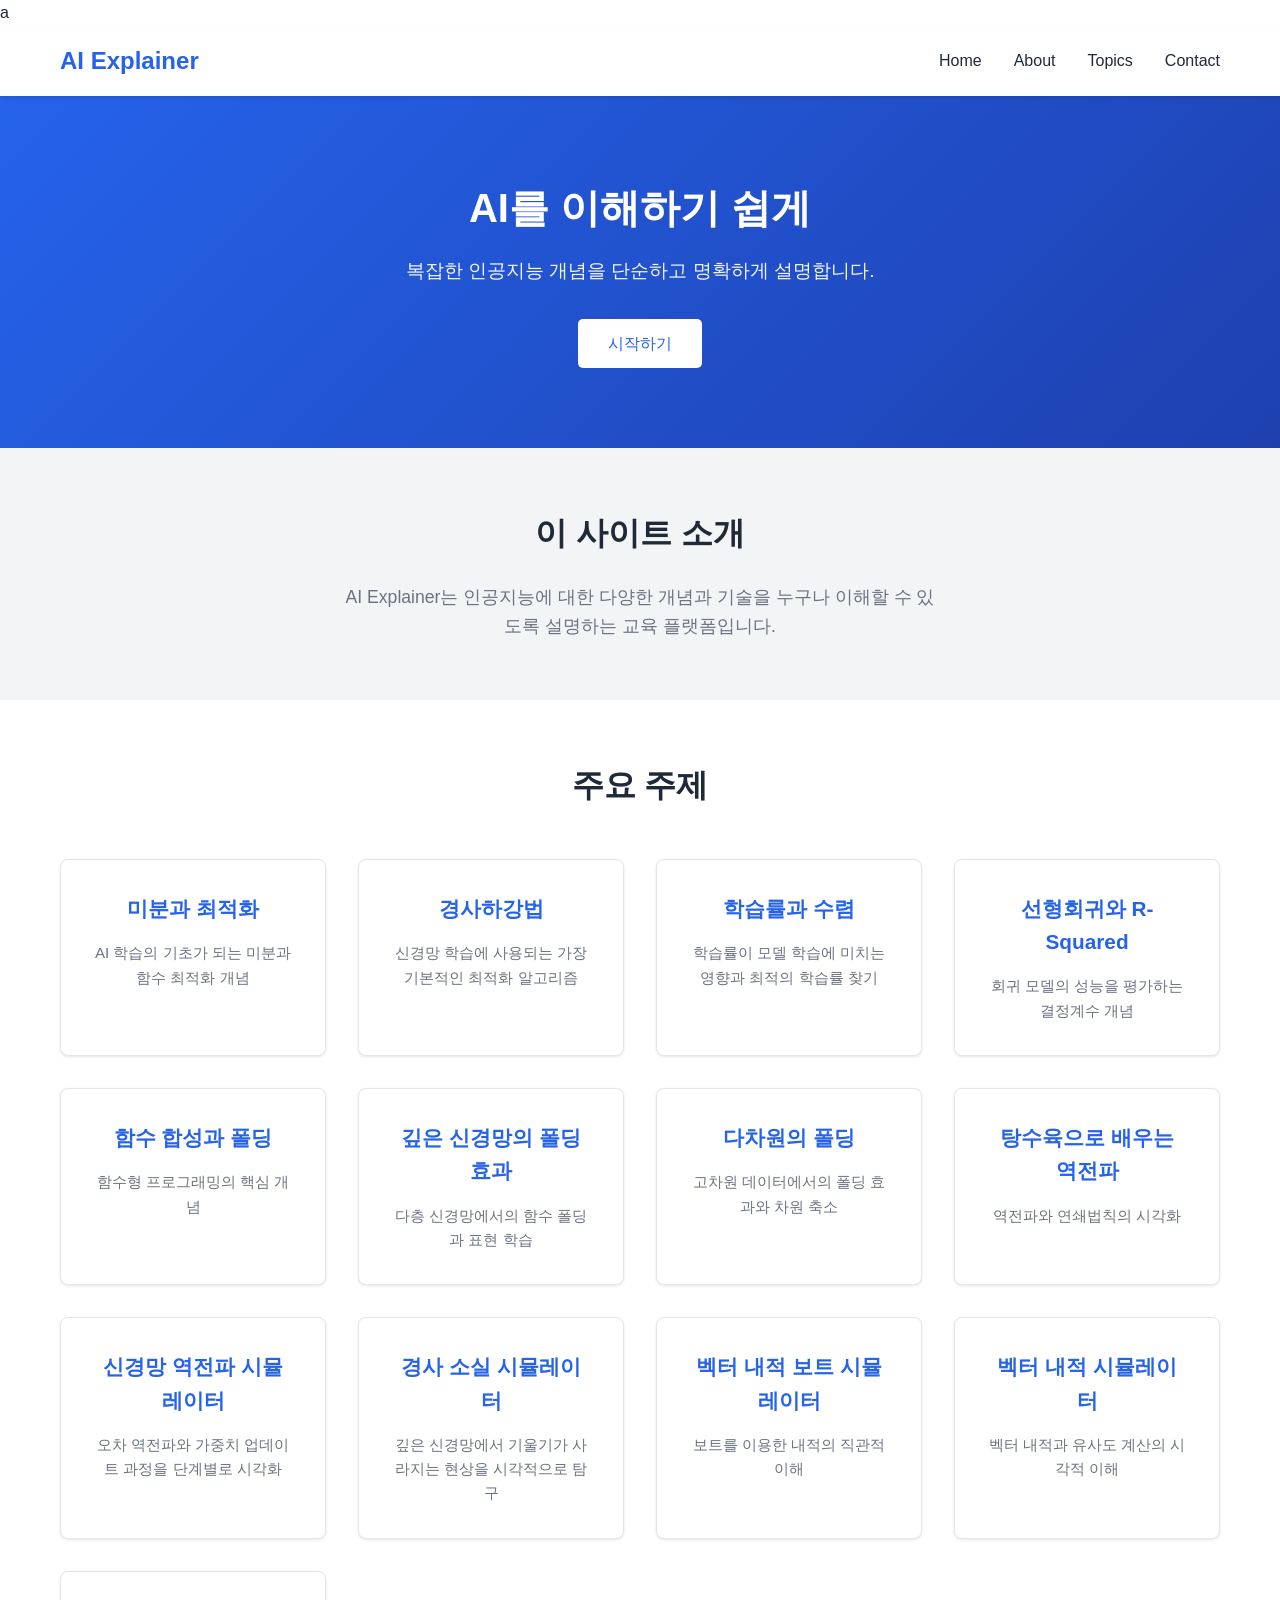
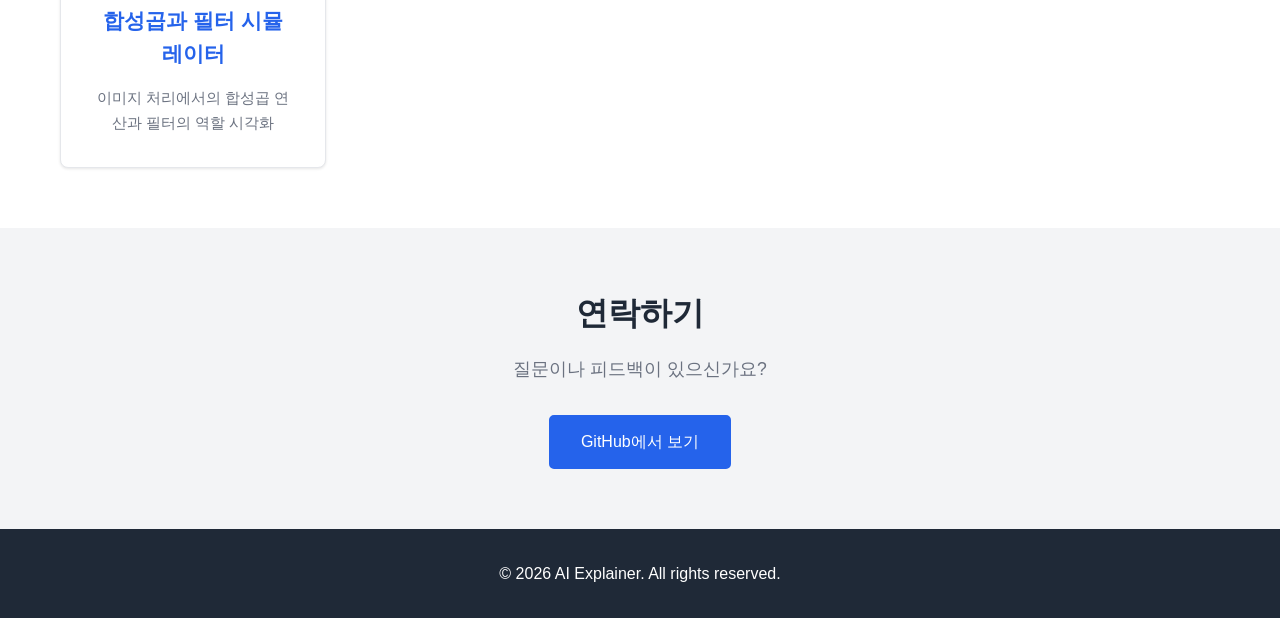
<file: index.html>
a<!DOCTYPE html>
<html lang="ko">
<head>
    <meta charset="UTF-8">
    <meta name="viewport" content="width=device-width, initial-scale=1.0">
    <meta name="description" content="AI Explainer - AI 개념을 쉽게 설명하는 웹사이트">
    <title>AI Explainer</title>
    <link rel="stylesheet" href="style.css">
</head>
<body>
    <header>
        <nav class="navbar">
            <div class="container">
                <h1 class="logo">AI Explainer</h1>
                <ul class="nav-links">
                    <li><a href="#home">Home</a></li>
                    <li><a href="#about">About</a></li>
                    <li><a href="#topics">Topics</a></li>
                    <li><a href="#contact">Contact</a></li>
                </ul>
            </div>
        </nav>
    </header>

    <main>
        <!-- Hero Section -->
        <section id="home" class="hero">
            <div class="container">
                <div class="hero-content">
                    <h2>AI를 이해하기 쉽게</h2>
                    <p>복잡한 인공지능 개념을 단순하고 명확하게 설명합니다.</p>
                    <a href="#topics" class="btn btn-primary">시작하기</a>
                </div>
            </div>
        </section>

        <!-- About Section -->
        <section id="about" class="about">
            <div class="container">
                <h2>이 사이트 소개</h2>
                <p>AI Explainer는 인공지능에 대한 다양한 개념과 기술을 누구나 이해할 수 있도록 설명하는 교육 플랫폼입니다.</p>
            </div>
        </section>

        <!-- Topics Section -->
        <section id="topics" class="topics">
            <div class="container">
                <h2>주요 주제</h2>
                <div class="topics-grid">
                    <a href="examples/diff.html" class="topic-card">
                        <h3>미분과 최적화</h3>
                        <p>AI 학습의 기초가 되는 미분과 함수 최적화 개념</p>
                    </a>
                    <a href="examples/gradient-descent.html" class="topic-card">
                        <h3>경사하강법</h3>
                        <p>신경망 학습에 사용되는 가장 기본적인 최적화 알고리즘</p>
                    </a>
                    <a href="examples/learning-rate.html" class="topic-card">
                        <h3>학습률과 수렴</h3>
                        <p>학습률이 모델 학습에 미치는 영향과 최적의 학습률 찾기</p>
                    </a>
                    <a href="examples/linear-regression.html" class="topic-card">
                        <h3>선형회귀와 R-Squared</h3>
                        <p>회귀 모델의 성능을 평가하는 결정계수 개념</p>
                    </a>
                    <a href="examples/composition-and-fold.html" class="topic-card">
                        <h3>함수 합성과 폴딩</h3>
                        <p>함수형 프로그래밍의 핵심 개념</p>
                    </a>
                    <a href="examples/manyfold-multi-layer.html" class="topic-card">
                        <h3>깊은 신경망의 폴딩 효과</h3>
                        <p>다층 신경망에서의 함수 폴딩과 표현 학습</p>
                    </a>
                    <a href="examples/fold-muti-dimension.html" class="topic-card">
                        <h3>다차원의 폴딩</h3>
                        <p>고차원 데이터에서의 폴딩 효과와 차원 축소</p>
                    </a>
                    <a href="examples/chain-rule.html" class="topic-card">
                        <h3>탕수육으로 배우는 역전파</h3>
                        <p>역전파와 연쇄법칙의 시각화</p>
                    </a>
                    <a href="examples/nn_backprop_simulator.html" class="topic-card">
                        <h3>신경망 역전파 시뮬레이터</h3>
                        <p>오차 역전파와 가중치 업데이트 과정을 단계별로 시각화</p>
                    </a>
                    <a href="examples/vanishing-gradient-simulator.html" class="topic-card">
                        <h3>경사 소실 시뮬레이터</h3>
                        <p>깊은 신경망에서 기울기가 사라지는 현상을 시각적으로 탐구</p>
                    </a>
                    <a href="examples/dot-product-boat.html" class="topic-card">
                        <h3>벡터 내적 보트 시뮬레이터</h3>
                        <p>보트를 이용한 내적의 직관적 이해</p>
                    </a>
                    <a href="examples/dot-product-simulator.html" class="topic-card">
                        <h3>벡터 내적 시뮬레이터</h3>
                        <p>벡터 내적과 유사도 계산의 시각적 이해</p>
                    </a>
                    <a href="examples/conv.html" class="topic-card">
                        <h3>합성곱과 필터 시뮬레이터</h3>
                        <p>이미지 처리에서의 합성곱 연산과 필터의 역할 시각화</p>
                    </a>
                </div>
            </div>
        </section>

        <!-- Contact Section -->
        <section id="contact" class="contact">
            <div class="container">
                <h2>연락하기</h2>
                <p>질문이나 피드백이 있으신가요?</p>
                <a href="https://github.com/sangwoo108/ai-explainer" class="btn btn-secondary">GitHub에서 보기</a>
            </div>
        </section>
    </main>

    <footer>
        <div class="container">
            <p>&copy; 2026 AI Explainer. All rights reserved.</p>
        </div>
    </footer>

    <script src="script.js"></script>
</body>
</html>
</file>
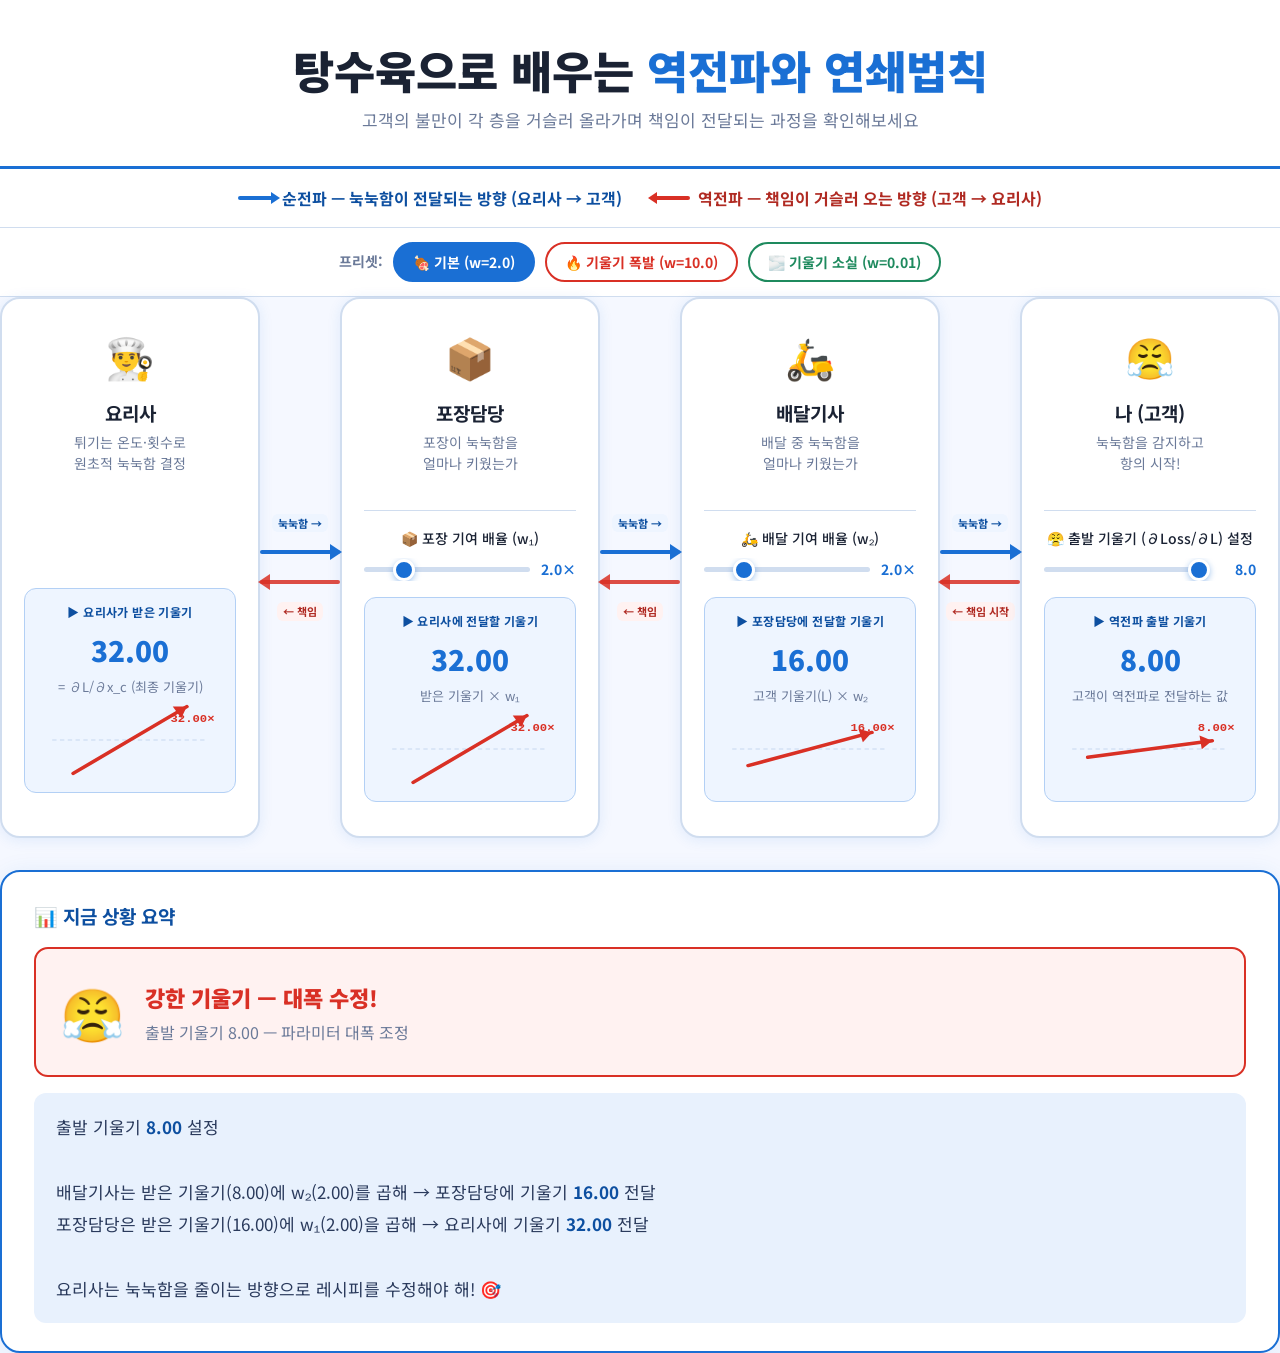
<file: examples/chain-rule.html>
<!DOCTYPE html>
<html lang="ko">
<head>
<meta charset="UTF-8">
<meta name="viewport" content="width=device-width, initial-scale=1.0">
<title>탕수육으로 배우는 역전파와 연쇄법칙</title>
<link href="https://fonts.googleapis.com/css2?family=Noto+Sans+KR:wght@400;500;700;900&display=swap" rel="stylesheet">
<style>
  :root {
    --bg: #f5f8ff;
    --surface: #ffffff;
    --blue: #1a6fd4;
    --blue-dark: #0d4fa0;
    --blue-pale: #e8f1fd;
    --red: #d93025;
    --green: #1e8a5e;
    --orange: #e07b00;
    --text: #1a2233;
    --muted: #6b7a99;
    --border: #d0ddef;
    --shadow: 0 2px 14px rgba(26,111,212,0.10);
  }

  * { box-sizing: border-box; margin: 0; padding: 0; }

  body {
    font-family: 'Noto Sans KR', sans-serif;
    background: var(--bg);
    color: var(--text);
    min-height: 100vh;
    font-size: 17px;
    line-height: 1.65;
  }

  /* ─── HEADER ─── */
  header {
    text-align: center;
    padding: 44px 24px 32px;
    background: #fff;
    border-bottom: 3px solid var(--blue);
  }

  h1 {
    font-size: clamp(28px, 3.5vw, 48px);
    font-weight: 900;
    color: var(--text);
    line-height: 1.15;
  }
  h1 span { color: var(--blue); }

  .subtitle {
    margin-top: 10px;
    color: var(--muted);
    font-size: 17px;
  }

  /* ─── DIRECTION LEGEND ─── */
  .legend {
    display: flex;
    justify-content: center;
    gap: 32px;
    padding: 16px 24px;
    background: #fff;
    border-bottom: 1px solid var(--border);
    flex-wrap: wrap;
  }

  .legend-item {
    display: flex;
    align-items: center;
    gap: 8px;
    font-size: 16px;
    font-weight: 700;
  }

  .legend-arrow {
    width: 36px;
    height: 4px;
    border-radius: 2px;
    position: relative;
  }

  .legend-arrow.fwd { background: var(--blue); }
  .legend-arrow.bwd { background: var(--red); }

  .legend-arrow.fwd::after {
    content: '';
    position: absolute;
    right: -6px; top: 50%;
    transform: translateY(-50%);
    border-top: 6px solid transparent;
    border-bottom: 6px solid transparent;
    border-left: 9px solid var(--blue);
  }

  .legend-arrow.bwd::before {
    content: '';
    position: absolute;
    left: -6px; top: 50%;
    transform: translateY(-50%);
    border-top: 6px solid transparent;
    border-bottom: 6px solid transparent;
    border-right: 9px solid var(--red);
  }

  /* ─── MAIN WRAP ─── */
  .main-wrap {
    padding: 36px 32px 64px;
    overflow-x: auto;
  }

  /* ─── PIPELINE (가로 레이아웃) ─── */
  .pipeline {
    display: flex;
    align-items: stretch;
    gap: 0;
    min-width: 900px;
    max-width: 1400px;
    margin: 0 auto;
  }

  /* ─── 노드 ─── */
  .node {
    flex: 1;
    background: var(--surface);
    border: 2px solid var(--border);
    border-radius: 20px;
    padding: 24px 22px;
    box-shadow: var(--shadow);
    transition: border-color 0.2s, box-shadow 0.2s;
    min-width: 0;
    display: flex;
    flex-direction: column;
  }

  .node:hover {
    border-color: var(--blue);
    box-shadow: 0 4px 24px rgba(26,111,212,0.15);
  }

  .node-top {
    display: flex;
    flex-direction: column;
    align-items: center;
    text-align: center;
    margin-bottom: 18px;
  }

  .node-emoji { font-size: 40px; margin-bottom: 8px; }
  .node-title { font-size: 19px; font-weight: 700; }
  .node-desc  { font-size: 14px; color: var(--muted); margin-top: 4px; line-height: 1.5; }

  /* 값 표시 */
  .val-box {
    border-radius: 12px;
    padding: 13px 16px;
    border: 1.5px solid;
    margin-bottom: 10px;
    text-align: center;
  }
  .val-box.fwd { background: #eef5ff; border-color: #b3d0f5; }
  .val-box.bwd { background: #fff2f1; border-color: #f5b8b3; }

  .val-tag {
    font-size: 12px;
    font-weight: 700;
    letter-spacing: 0.4px;
    margin-bottom: 5px;
  }
  .fwd .val-tag { color: var(--blue-dark); }
  .bwd .val-tag { color: #b02a22; }

  .val-num { font-size: 28px; font-weight: 900; }
  .fwd .val-num { color: var(--blue); }
  .bwd .val-num { color: var(--red); }

  .val-desc { font-size: 13px; color: var(--muted); margin-top: 3px; }

  /* 기울기 설명 문장 */
  .grad-sentence {
    font-size: 15px;
    font-weight: 500;
    color: #7a1a14;
    line-height: 1.6;
    margin: 6px 0 2px;
  }
  .grad-sentence strong {
    font-size: 18px;
    color: var(--red);
  }

  /* 책임 강도 게이지 */
  .responsibility-gauge {
    margin-top: 10px;
    background: rgba(217,48,37,0.1);
    border-radius: 6px;
    height: 10px;
    overflow: hidden;
  }
  .responsibility-gauge-fill {
    height: 100%;
    border-radius: 6px;
    background: var(--red);
    transition: width 0.4s cubic-bezier(0.34,1.2,0.64,1), background 0.3s;
  }
  .responsibility-label {
    font-size: 13px;
    font-weight: 700;
    margin-top: 6px;
    color: #b02a22;
  }

  /* 순전파 기울기 선 SVG */
  .fwd-viz {
    margin-top: 10px;
    width: 100%;
    height: 64px;
    overflow: visible;
  }

  /* 슬라이더 */
  .slider-section {
    margin-top: 18px;
    padding-top: 16px;
    border-top: 1.5px solid var(--border);
    margin-bottom: 16px;
  }

  /* 요리사 카드 — 슬라이더 자리 placeholder (높이만 맞춤) */
  .slider-placeholder {
    border-top-color: transparent;
    min-height: 62px;
  }

  .slider-label {
    font-size: 14px;
    font-weight: 500;
    color: var(--text);
    margin-bottom: 8px;
    display: block;
    text-align: center;
  }

  .slider-wrap {
    display: flex;
    align-items: center;
    gap: 8px;
    overflow: hidden;
  }

  input[type=range] {
    flex: 1;
    min-width: 0;
    -webkit-appearance: none;
    height: 5px;
    border-radius: 3px;
    background: var(--border);
    outline: none;
    cursor: pointer;
  }
  input[type=range]::-webkit-slider-thumb {
    -webkit-appearance: none;
    width: 22px; height: 22px;
    border-radius: 50%;
    background: var(--blue);
    border: 3px solid #fff;
    box-shadow: 0 2px 6px rgba(26,111,212,0.4);
    cursor: pointer;
    transition: transform 0.15s;
  }
  input[type=range]::-webkit-slider-thumb:hover { transform: scale(1.2); }

  .slider-val {
    font-size: 14px;
    font-weight: 700;
    color: var(--blue);
    width: 38px;
    min-width: 38px;
    text-align: right;
    flex-shrink: 0;
  }

  /* ─── 프리셋 버튼 ─── */
  .presets {
    display: flex;
    justify-content: center;
    gap: 10px;
    padding: 14px 24px;
    background: #fff;
    border-bottom: 1px solid var(--border);
    flex-wrap: wrap;
  }

  .preset-btn {
    padding: 8px 18px;
    border-radius: 20px;
    border: 2px solid var(--border);
    background: #fff;
    font-size: 14px;
    font-weight: 700;
    cursor: pointer;
    font-family: 'Noto Sans KR', sans-serif;
    transition: all 0.18s;
    color: var(--text);
  }
  .preset-btn:hover { border-color: var(--blue); color: var(--blue); background: var(--blue-pale); }
  .preset-btn.active { background: var(--blue); color: #fff; border-color: var(--blue); }
  .preset-btn.explode { border-color: #d93025; color: #d93025; }
  .preset-btn.explode:hover, .preset-btn.explode.active { background: #d93025; color: #fff; }
  .preset-btn.vanish  { border-color: #1e8a5e; color: #1e8a5e; }
  .preset-btn.vanish:hover, .preset-btn.vanish.active  { background: #1e8a5e; color: #fff; }

  .connector {
    display: flex;
    flex-direction: column;
    align-items: center;
    justify-content: center;
    width: 80px;
    flex-shrink: 0;
    gap: 10px;
  }

  /* 순전파 화살표 → */
  .arrow-fwd {
    width: 100%;
    position: relative;
    height: 20px;
    display: flex;
    align-items: center;
  }
  .arrow-fwd::before {
    content: '';
    position: absolute;
    left: 0; top: 50%;
    transform: translateY(-50%);
    width: 100%;
    height: 4px;
    background: var(--blue);
    border-radius: 2px;
  }
  .arrow-fwd::after {
    content: '';
    position: absolute;
    right: -2px; top: 50%;
    transform: translateY(-50%);
    border-top: 8px solid transparent;
    border-bottom: 8px solid transparent;
    border-left: 12px solid var(--blue);
  }

  /* 역전파 화살표 ← */
  .arrow-bwd {
    width: 100%;
    position: relative;
    height: 20px;
    display: flex;
    align-items: center;
  }
  .arrow-bwd::before {
    content: '';
    position: absolute;
    left: 0; top: 50%;
    transform: translateY(-50%);
    width: 100%;
    height: 4px;
    background: var(--red);
    border-radius: 2px;
    opacity: 0.85;
  }
  .arrow-bwd::after {
    content: '';
    position: absolute;
    left: -2px; top: 50%;
    transform: translateY(-50%);
    border-top: 8px solid transparent;
    border-bottom: 8px solid transparent;
    border-right: 12px solid var(--red);
    opacity: 0.85;
  }

  .arrow-label {
    font-size: 11px;
    font-weight: 700;
    text-align: center;
    padding: 2px 6px;
    border-radius: 6px;
    line-height: 1.3;
  }
  .arrow-label.fwd { color: var(--blue-dark); background: #eef5ff; }
  .arrow-label.bwd { color: #b02a22; background: #fff2f1; }

  /* ─── 요리사 action ─── */
  .chef-action {
    margin-top: 12px;
    padding: 12px 14px;
    background: #f0fff8;
    border: 1.5px solid #b0dfc8;
    border-radius: 10px;
    font-size: 14px;
    color: var(--green);
    line-height: 1.7;
  }
  .chef-action strong { font-weight: 700; }

  /* ─── 하단 요약 ─── */
  .summary {
    max-width: 1400px;
    margin: 32px auto 0;
    background: var(--surface);
    border: 2px solid var(--blue);
    border-radius: 20px;
    padding: 28px 32px;
    box-shadow: 0 4px 24px rgba(26,111,212,0.10);
  }

  .summary-title {
    font-size: 19px;
    font-weight: 700;
    color: var(--blue-dark);
    margin-bottom: 16px;
  }

  .meter-label { font-size: 16px; color: var(--muted); margin-bottom: 8px; }
  .meter-track {
    height: 16px;
    border-radius: 8px;
    background: var(--border);
    overflow: hidden;
    margin-bottom: 6px;
  }
  .meter-fill {
    height: 100%;
    border-radius: 8px;
    background: var(--blue);
    transition: width 0.5s cubic-bezier(0.34,1.2,0.64,1), background 0.4s;
  }
  .meter-endpoints {
    display: flex;
    justify-content: space-between;
    font-size: 14px;
    color: var(--muted);
    margin-bottom: 20px;
  }

  .explain {
    font-size: 17px;
    line-height: 1.9;
    color: #2a3a5c;
    background: var(--blue-pale);
    border-radius: 12px;
    padding: 18px 22px;
  }
  .explain strong { color: var(--blue-dark); font-weight: 700; }
  .explain .red   { color: var(--red); font-weight: 700; }
  .explain .green { color: var(--green); font-weight: 700; }
</style>
</head>
<body>

<header>
  <h1>탕수육으로 배우는 <span>역전파와 연쇄법칙</span></h1>
  <p class="subtitle">고객의 불만이 각 층을 거슬러 올라가며 책임이 전달되는 과정을 확인해보세요</p>
</header>

<!-- 방향 범례 -->
<div class="legend">
  <div class="legend-item">
    <div class="legend-arrow fwd"></div>
    <span style="color:var(--blue-dark)">순전파 — 눅눅함이 전달되는 방향 (요리사 → 고객)</span>
  </div>
  <div class="legend-item">
    <div class="legend-arrow bwd"></div>
    <span style="color:#b02a22">역전파 — 책임이 거슬러 오는 방향 (고객 → 요리사)</span>
  </div>
</div>

<!-- 프리셋 -->
<div class="presets">
  <span style="font-size:14px;font-weight:700;color:var(--muted);align-self:center;">프리셋:</span>
  <button class="preset-btn active" id="preset-normal" onclick="applyPreset('normal')">🍖 기본 (w=2.0)</button>
  <button class="preset-btn explode" id="preset-explode" onclick="applyPreset('explode')">🔥 기울기 폭발 (w=10.0)</button>
  <button class="preset-btn vanish"  id="preset-vanish"  onclick="applyPreset('vanish')">🌫️ 기울기 소실 (w=0.01)</button>
</div>
  <div class="pipeline">

    <!-- ① 요리사 -->
    <div class="node" id="node-chef">
      <div class="node-top">
        <div class="node-emoji">👨‍🍳</div>
        <div class="node-title">요리사</div>
        <div class="node-desc">튀기는 온도·횟수로<br>원초적 눅눅함 결정</div>
      </div>
      <div class="slider-section slider-placeholder"></div>
      <div class="val-box fwd">
        <div class="val-tag">▶ 요리사가 받은 기울기</div>
        <div class="val-num" id="chef-fwd">—</div>
        <div class="val-desc">= ∂L/∂x_c (최종 기울기)</div>
        <svg class="fwd-viz" id="viz-chef" viewBox="0 0 160 64" preserveAspectRatio="none"></svg>
      </div>
    </div>

    <!-- connector 1 -->
    <div class="connector">
      <div class="arrow-label fwd">눅눅함 →</div>
      <div class="arrow-fwd"></div>
      <div class="arrow-bwd"></div>
      <div class="arrow-label bwd">← 책임</div>
    </div>

    <!-- ② 포장담당 -->
    <div class="node">
      <div class="node-top">
        <div class="node-emoji">📦</div>
        <div class="node-title">포장담당</div>
        <div class="node-desc">포장이 눅눅함을<br>얼마나 키웠는가</div>
      </div>
      <div class="slider-section">
        <span class="slider-label">📦 포장 기여 배율 (w₁)</span>
        <div class="slider-wrap">
          <input type="range" id="w2" min="0.01" max="10.0" step="0.01" value="2.0">
          <span class="slider-val" id="w2-display">2.0×</span>
        </div>
      </div>
      <div class="val-box fwd">
        <div class="val-tag">▶ 요리사에 전달할 기울기</div>
        <div class="val-num" id="packing-fwd">—</div>
        <div class="val-desc">받은 기울기 × w₁</div>
        <svg class="fwd-viz" id="viz-packing" viewBox="0 0 160 64" preserveAspectRatio="none"></svg>
      </div>
    </div>

    <!-- connector 2 -->
    <div class="connector">
      <div class="arrow-label fwd">눅눅함 →</div>
      <div class="arrow-fwd"></div>
      <div class="arrow-bwd"></div>
      <div class="arrow-label bwd">← 책임</div>
    </div>

    <!-- ③ 배달기사 -->
    <div class="node">
      <div class="node-top">
        <div class="node-emoji">🛵</div>
        <div class="node-title">배달기사</div>
        <div class="node-desc">배달 중 눅눅함을<br>얼마나 키웠는가</div>
      </div>
      <div class="slider-section">
        <span class="slider-label">🛵 배달 기여 배율 (w₂)</span>
        <div class="slider-wrap">
          <input type="range" id="w1" min="0.01" max="10.0" step="0.01" value="2.0">
          <span class="slider-val" id="w1-display">2.0×</span>
        </div>
      </div>
      <div class="val-box fwd">
        <div class="val-tag">▶ 포장담당에 전달할 기울기</div>
        <div class="val-num" id="delivery-fwd">—</div>
        <div class="val-desc">고객 기울기(L) × w₂</div>
        <svg class="fwd-viz" id="viz-delivery" viewBox="0 0 160 64" preserveAspectRatio="none"></svg>
      </div>
    </div>

    <!-- connector 3 -->
    <div class="connector">
      <div class="arrow-label fwd">눅눅함 →</div>
      <div class="arrow-fwd"></div>
      <div class="arrow-bwd"></div>
      <div class="arrow-label bwd">← 책임 시작</div>
    </div>

    <!-- ④ 나 (고객) -->
    <div class="node">
      <div class="node-top">
        <div class="node-emoji">😤</div>
        <div class="node-title">나 (고객)</div>
        <div class="node-desc">눅눅함을 감지하고<br>항의 시작!</div>
      </div>
      <div class="slider-section">
        <span class="slider-label">😤 출발 기울기 (∂Loss/∂L) 설정</span>
        <div class="slider-wrap">
          <input type="range" id="loss-val" min="-8.0" max="8.0" step="0.5" value="8.0">
          <span class="slider-val" id="loss-val-display">8.0</span>
        </div>
      </div>
      <div class="val-box fwd">
        <div class="val-tag">▶ 역전파 출발 기울기</div>
        <div class="val-num" id="loss-fwd">8.0</div>
        <div class="val-desc">고객이 역전파로 전달하는 값</div>
        <svg class="fwd-viz" id="viz-loss" viewBox="0 0 160 64" preserveAspectRatio="none"></svg>
      </div>
    </div>

  </div><!-- /pipeline -->

  <!-- 요약 -->
  <div class="summary">
    <div class="summary-title">📊 지금 상황 요약</div>
    <div id="state-display" style="display:flex;align-items:center;gap:20px;padding:20px 24px;border-radius:14px;border:2px solid var(--border);margin-bottom:16px;transition:background 0.4s,border-color 0.4s;">
      <div id="state-emoji" style="font-size:52px;flex-shrink:0;transition:all 0.3s;">😤</div>
      <div>
        <div id="state-label" style="font-size:22px;font-weight:900;transition:color 0.3s;"></div>
        <div id="state-sub" style="font-size:16px;color:var(--muted);margin-top:4px;"></div>
      </div>
    </div>
    <div class="explain" id="explain-box">슬라이더를 조절해 보세요.</div>

</div><!-- /main-wrap -->

<script>
  function clamp(v, a, b) { return Math.min(Math.max(v, a), b); }
  function fmt(v) { return v.toFixed(2); }

  // 눅눅함을 기울기 선분으로 표현
  // val: 현재 값, maxVal: 시각화 기준 절대값(이 값 이상이면 거의 수직으로 포화)
  // 값이 클수록 선이 가파르게 위쪽으로 기울어짐 (양수=오른쪽 위, 음수=오른쪽 아래)
  function drawLine(svgId, val, maxVal) {
    const svg = document.getElementById(svgId);
    if (!svg) return;
    svg.innerHTML = '';
    const W = 160, H = 64;
    const cx = W / 2, cy = H / 2;

    // 수평 기준선
    const baseline = document.createElementNS('http://www.w3.org/2000/svg', 'line');
    baseline.setAttribute('x1', 10); baseline.setAttribute('y1', cy);
    baseline.setAttribute('x2', W - 10); baseline.setAttribute('y2', cy);
    baseline.setAttribute('stroke', '#c8d8f0');
    baseline.setAttribute('stroke-width', '1');
    baseline.setAttribute('stroke-dasharray', '4 3');
    svg.appendChild(baseline);

    // 기울기: 절대 기준 비율(val/maxVal)로 각도 결정
    const ratio = clamp(val / maxVal, -1, 1);
    const deg   = -ratio * 83;   // 양수=위쪽, 음수=아래쪽 (포화 시 거의 수직)
    const rad   = deg * Math.PI / 180;
    const len   = 55 + Math.abs(ratio) * 15;
    const dx    = Math.cos(rad) * len;
    const dy    = Math.sin(rad) * len;

    const color = val < 0 ? '#1e8a5e' : val <= 2 ? '#1a6fd4' : val <= 4 ? '#e07b00' : '#d93025';

    // 선분
    const line = document.createElementNS('http://www.w3.org/2000/svg', 'line');
    line.setAttribute('x1', cx - dx); line.setAttribute('y1', cy - dy);
    line.setAttribute('x2', cx + dx); line.setAttribute('y2', cy + dy);
    line.setAttribute('stroke', color);
    line.setAttribute('stroke-width', '3.5');
    line.setAttribute('stroke-linecap', 'round');
    svg.appendChild(line);

    // 오른쪽 끝 화살표
    const ex = cx + dx, ey = cy + dy;
    const nx = Math.cos(rad), ny = Math.sin(rad);
    const px = -ny, py = nx;
    const aw = 7;
    const arr = document.createElementNS('http://www.w3.org/2000/svg', 'polygon');
    arr.setAttribute('points',
      `${ex},${ey} ${ex - nx*aw*1.5 + px*aw},${ey - ny*aw*1.5 + py*aw} ${ex - nx*aw*1.5 - px*aw},${ey - ny*aw*1.5 - py*aw}`);
    arr.setAttribute('fill', color);
    svg.appendChild(arr);

    // 값 라벨 (오른쪽 상단)
    const lbl = document.createElementNS('http://www.w3.org/2000/svg', 'text');
    lbl.setAttribute('x', W - 4); lbl.setAttribute('y', 14);
    lbl.setAttribute('text-anchor', 'end');
    lbl.setAttribute('font-size', '11'); lbl.setAttribute('font-weight', '700');
    lbl.setAttribute('font-family', 'monospace'); lbl.setAttribute('fill', color);
    lbl.textContent = fmt(val) + '×';
    svg.appendChild(lbl);
  }

  function compute() {
    // 슬라이더에서 직접 출발 기울기(∂Loss/∂L)를 읽음
    const grad_d = parseFloat(document.getElementById('loss-val').value);
    // 슬라이더 id는 그대로지만 이름 재매핑: 포장(w2 슬라이더)=w₁, 배달(w1 슬라이더)=w₂
    const w1 = parseFloat(document.getElementById('w2').value);  // 포장담당 — 요리사에 가까운 쪽
    const w2 = parseFloat(document.getElementById('w1').value);  // 배달기사 — 고객에 가까운 쪽

    // 역전파: 연쇄법칙 (고객→요리사 방향으로 w를 곱하며 전달)
    const grad_p = grad_d * w2;   // 배달기사 → 포장담당: × w₂
    const grad_c = grad_p * w1;   // 포장담당 → 요리사:   × w₁

    document.getElementById('loss-fwd').textContent      = fmt(grad_d);
    document.getElementById('delivery-fwd').textContent  = fmt(grad_p);   // 배달기사→포장담당: grad_d × w₂
    document.getElementById('packing-fwd').textContent   = fmt(grad_c);   // 포장담당→요리사: grad_p × w₁
    document.getElementById('chef-fwd').textContent      = fmt(grad_c);

    // 기울기 선분
    // 시각화 기준을 고정해 폭발 구간(예: 80 이상)에서 거의 수직으로 보이게 한다.
    const maxVal = 80;
    drawLine('viz-loss',     grad_d, maxVal);
    drawLine('viz-delivery', grad_p, maxVal);
    drawLine('viz-packing',  grad_c, maxVal);
    drawLine('viz-chef',     grad_c, maxVal);

    // 상태 표시
    const stateEl    = document.getElementById('state-display');
    const emojiEl    = document.getElementById('state-emoji');
    const labelEl    = document.getElementById('state-label');
    const subEl      = document.getElementById('state-sub');

    let emoji, label, sub, bg, border;
    if (grad_d <= -2) {
      emoji = '🦴'; label = '음수 기울기 — 반대 방향 수정!';
      sub   = `출발 기울기 ${fmt(grad_d)} — 눅눅함을 오히려 늘려야`;
      bg = '#f0fff8'; border = '#1e8a5e';
    } else if (grad_d < 0) {
      emoji = '😬'; label = '약한 음수 기울기';
      sub   = `출발 기울기 ${fmt(grad_d)} — 살짝 반대 방향`;
      bg = '#f5fff9'; border = '#6dcfa8';
    } else if (grad_d === 0) {
      emoji = '😶'; label = '기울기 0 — 업데이트 없음!';
      sub   = '기울기가 0이면 모든 층의 파라미터가 변하지 않아';
      bg = '#f7f9ff'; border = 'var(--border)';
    } else if (grad_d <= 1.5) {
      emoji = '🙂'; label = '약한 기울기';
      sub   = `출발 기울기 ${fmt(grad_d)} — 파라미터 소폭 조정`;
      bg = '#eef5ff'; border = 'var(--blue)';
    } else if (grad_d <= 3.5) {
      emoji = '😟'; label = '중간 기울기';
      sub   = `출발 기울기 ${fmt(grad_d)} — 파라미터 중간 조정`;
      bg = '#fff8ee'; border = '#e07b00';
    } else {
      emoji = '😤'; label = '강한 기울기 — 대폭 수정!';
      sub   = `출발 기울기 ${fmt(grad_d)} — 파라미터 대폭 조정`;
      bg = '#fff2f1'; border = 'var(--red)';
    }

    emojiEl.textContent          = emoji;
    labelEl.textContent          = label;
    labelEl.style.color          = border === 'var(--border)' ? 'var(--text)' : border;
    subEl.textContent            = sub;
    stateEl.style.background     = bg;
    stateEl.style.borderColor    = border;

    document.getElementById('explain-box').innerHTML =
      `출발 기울기 <strong>${fmt(grad_d)}</strong> 설정<br><br>
      배달기사는 받은 기울기(${fmt(grad_d)})에 w₂(${fmt(w2)})를 곱해 → 포장담당에 기울기 <strong>${fmt(grad_p)}</strong> 전달<br>
      포장담당은 받은 기울기(${fmt(grad_p)})에 w₁(${fmt(w1)})을 곱해 → 요리사에 기울기 <strong>${fmt(grad_c)}</strong> 전달<br><br>
      ${grad_c > 0 ? '요리사는 눅눅함을 줄이는 방향으로 레시피를 수정해야 해!' : grad_c < 0 ? '요리사는 더 촉촉하게 만드는 방향으로 레시피를 수정해야 해!' : '기울기가 0 — 요리사 레시피 변화 없음!'} 🎯`;
  }

  // 프리셋
  function applyPreset(name) {
    const presets = {
      normal:  { loss: 8.0, w1: 2.0,  w2: 2.0  },
      explode: { loss: 8.0, w1: 10.0, w2: 10.0 },
      vanish:  { loss: 8.0, w1: 0.01, w2: 0.01 },
    };
    const p = presets[name];
    document.getElementById('loss-val').value   = p.loss;
    document.getElementById('w1').value         = p.w2;   // w1 슬라이더 = w₂
    document.getElementById('w2').value         = p.w1;   // w2 슬라이더 = w₁
    document.getElementById('loss-val-display').textContent = p.loss.toFixed(1);
    document.getElementById('w1-display').textContent       = p.w2.toFixed(2);
    document.getElementById('w2-display').textContent       = p.w1.toFixed(2);
    document.querySelectorAll('.preset-btn').forEach(b => b.classList.remove('active'));
    document.getElementById('preset-' + name).classList.add('active');
    compute();
  }

  ['loss-val','w1','w2'].forEach(id => {
    const el   = document.getElementById(id);
    const disp = document.getElementById(id + '-display');
    el.addEventListener('input', () => {
      const v = parseFloat(el.value);
      disp.textContent = id === 'loss-val' ? v.toFixed(1) : v.toFixed(2);
      document.querySelectorAll('.preset-btn').forEach(b => b.classList.remove('active'));
      compute();
    });
  });

  compute();
</script>
</body>
</html>
</file>
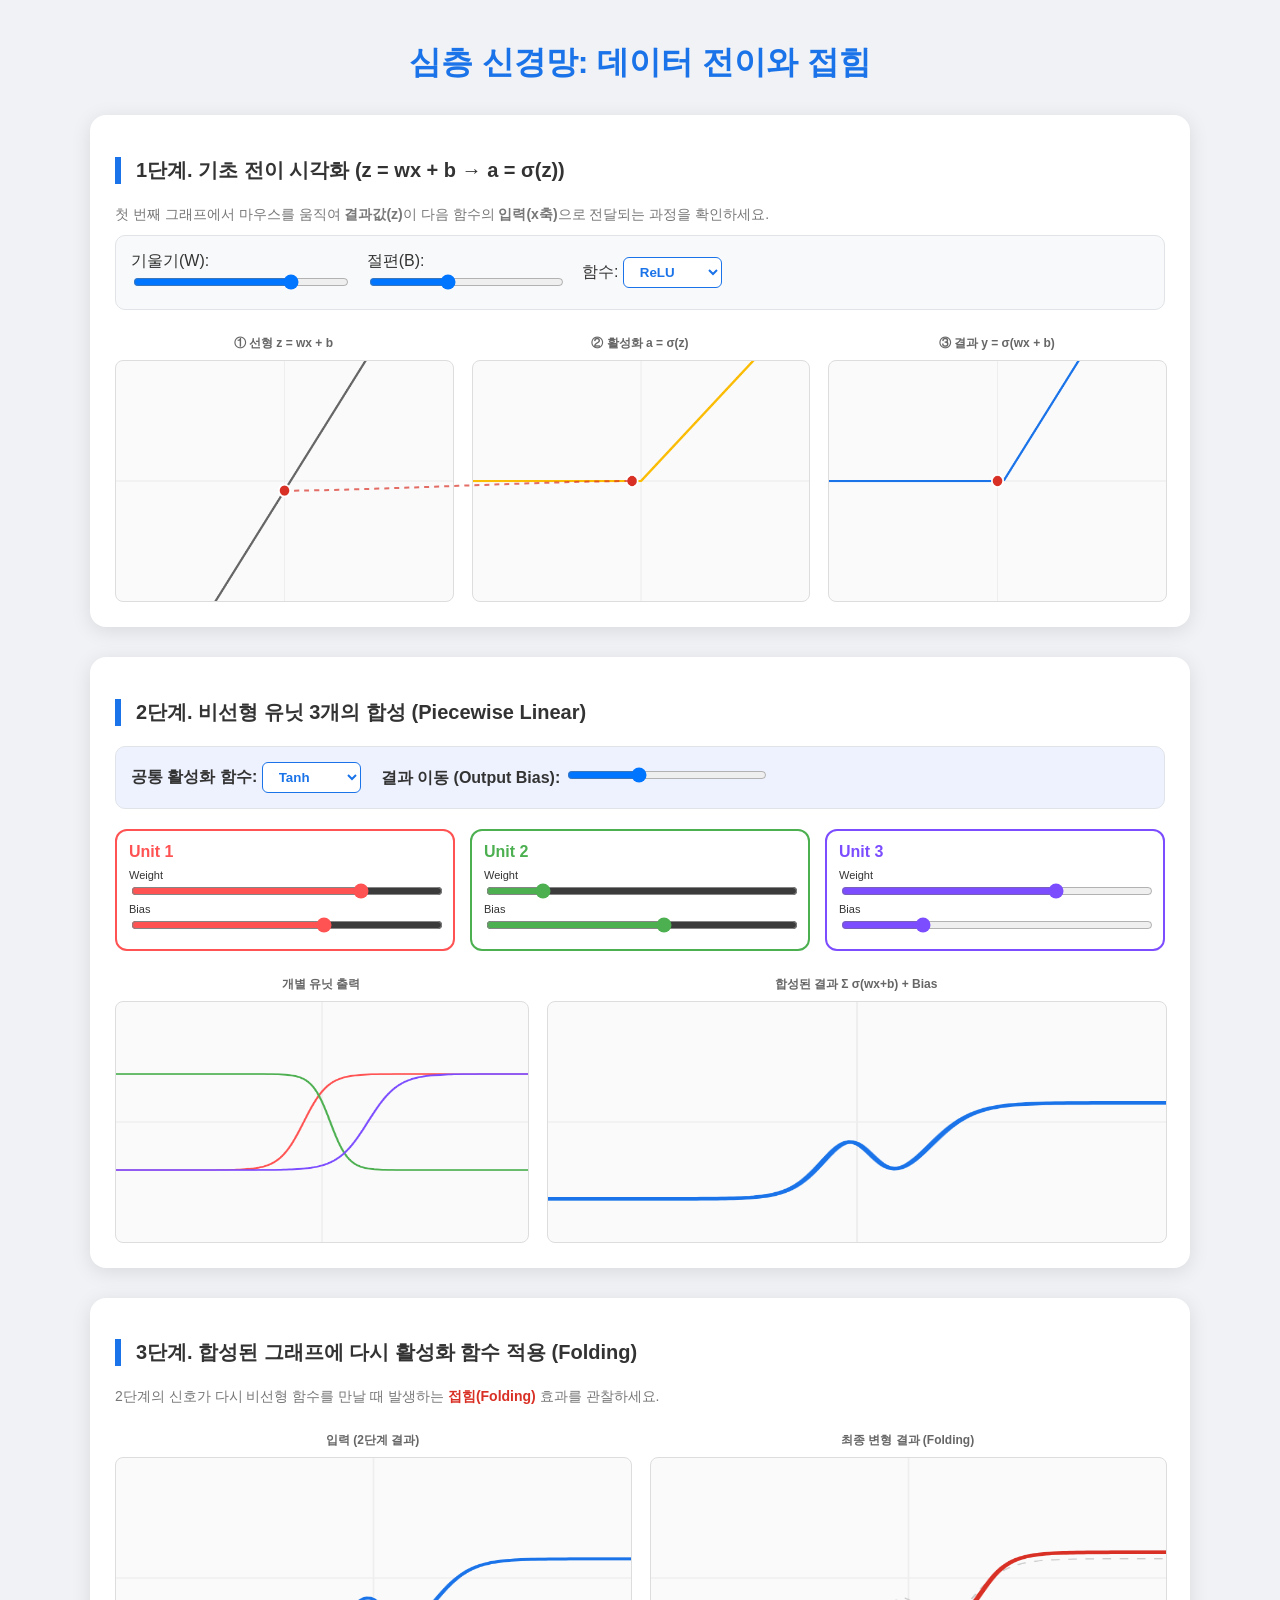
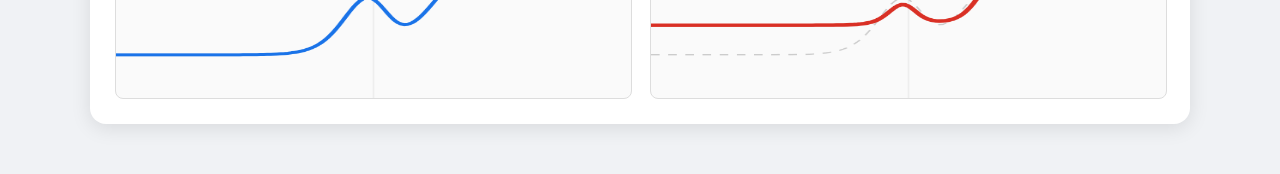
<file: examples/composition-and-fold.html>
<!DOCTYPE html>
<html lang="ko">
<head>
    <meta charset="UTF-8">
    <title>Deep Learning Manifold Folding Simulator</title>
    <style>
        :root { --primary: #1a73e8; --accent: #d93025; }
        body { font-family: 'Pretendard', sans-serif; background: #f0f2f5; margin: 0; padding: 20px; color: #333; }
        .container { max-width: 1100px; margin: 0 auto; }
        section { background: white; border-radius: 16px; padding: 25px; margin-bottom: 30px; box-shadow: 0 4px 20px rgba(0,0,0,0.1); position: relative; }
        h1 { text-align: center; color: var(--primary); margin-bottom: 30px; }
        h2 { border-left: 6px solid var(--primary); padding-left: 15px; font-size: 1.25em; margin-bottom: 20px; }
        
        /* 레이아웃 */
        .graph-row { display: flex; justify-content: space-between; gap: 20px; margin-top: 25px; position: relative; }
        .canvas-wrapper { flex: 1; text-align: center; position: relative; }
        canvas.graph-canvas { background: #fafafa; border: 1px solid #ddd; border-radius: 8px; width: 100%; height: 240px; display: block; }
        
        /* 1단계 흐름 레이어 */
        #flow-layer { position: absolute; top: 0; left: 0; width: 100%; height: 100%; pointer-events: none; z-index: 10; }

        /* 컨트롤러 */
        .controls { display: flex; gap: 20px; background: #f8f9fa; padding: 15px; border-radius: 10px; margin-bottom: 20px; align-items: center; flex-wrap: wrap; border: 1px solid #e0e4e8; }
        .unit-grid { display: grid; grid-template-columns: repeat(3, 1fr); gap: 15px; margin-top: 15px; }
        .unit-card { border: 2px solid #eee; padding: 12px; border-radius: 12px; background: #fff; }
        
        .label { font-size: 12px; font-weight: bold; color: #666; margin-bottom: 8px; display: block; }
        input[type=range] { width: 100%; cursor: pointer; }
        select { padding: 6px 12px; border-radius: 6px; border: 1px solid var(--primary); font-weight: bold; color: var(--primary); background: white; }
        
        .desc { font-size: 14px; color: #777; line-height: 1.5; margin-bottom: 10px; }
        .highlight { color: var(--accent); font-weight: bold; }
    </style>
</head>
<body>

<div class="container">
    <h1>심층 신경망: 데이터 전이와 접힘</h1>

    <!-- 1단계 -->
    <section>
        <h2>1단계. 기초 전이 시각화 (z = wx + b → a = σ(z))</h2>
        <p class="desc">첫 번째 그래프에서 마우스를 움직여 <b>결과값(z)</b>이 다음 함수의 <b>입력(x축)</b>으로 전달되는 과정을 확인하세요.</p>
        <div class="controls">
            <label>기울기(W): <input type="range" id="s1-w" min="-3" max="3" step="0.1" value="1.5"></label>
            <label>절편(B): <input type="range" id="s1-b" min="-1" max="1" step="0.1" value="-0.2"></label>
            <label>함수: <select id="s1-act"><option value="relu">ReLU</option><option value="tanh">Tanh</option><option value="sigmoid">Sigmoid</option></select></label>
        </div>
        <div class="graph-row">
            <div class="canvas-wrapper"><span class="label">① 선형 z = wx + b</span><canvas id="c1" class="graph-canvas"></canvas></div>
            <div class="canvas-wrapper"><span class="label">② 활성화 a = σ(z)</span><canvas id="c2" class="graph-canvas"></canvas></div>
            <div class="canvas-wrapper"><span class="label">③ 결과 y = σ(wx + b)</span><canvas id="c3" class="graph-canvas"></canvas></div>
            <canvas id="flow-layer"></canvas>
        </div>
    </section>

    <!-- 2단계 -->
    <section>
        <h2>2단계. 비선형 유닛 3개의 합성 (Piecewise Linear)</h2>
        <div class="controls" style="background: #eef2ff;">
            <label><b>공통 활성화 함수:</b> <select id="global-act"><option value="relu">ReLU</option><option value="tanh" selected>Tanh</option><option value="sigmoid">Sigmoid</option></select></label>
            <label><b>결과 이동 (Output Bias):</b> <input type="range" id="s2-bias" min="-2" max="2" step="0.1" value="-0.6" style="width:200px"></label>
        </div>
        <div class="unit-grid" id="unit-inputs"></div>
        <div class="graph-row">
            <div class="canvas-wrapper"><span class="label">개별 유닛 출력</span><canvas id="c4" class="graph-canvas"></canvas></div>
            <div class="canvas-wrapper" style="flex:1.5"><span class="label">합성된 결과 Σ σ(wx+b) + Bias</span><canvas id="c5" class="graph-canvas"></canvas></div>
        </div>
    </section>

    <!-- 3단계 -->
    <section>
        <h2>3단계. 합성된 그래프에 다시 활성화 함수 적용 (Folding)</h2>
        <p class="desc">2단계의 신호가 다시 비선형 함수를 만날 때 발생하는 <span class="highlight">접힘(Folding)</span> 효과를 관찰하세요.</p>
        <div class="graph-row">
            <div class="canvas-wrapper"><span class="label">입력 (2단계 결과)</span><canvas id="c6" class="graph-canvas"></canvas></div>
            <div class="canvas-wrapper"><span class="label">최종 변형 결과 (Folding)</span><canvas id="c7" class="graph-canvas"></canvas></div>
        </div>
    </section>
</div>

<script>
const unitColors = ['#FF5252', '#4CAF50', '#7C4DFF'];
const acts = {
    relu: x => Math.max(0, x),
    sigmoid: x => 1 / (1 + Math.exp(-x * 3)),
    tanh: x => Math.tanh(x * 1.5)
};

class Graph {
    constructor(canvasId) {
        this.canvas = document.getElementById(canvasId);
        this.ctx = this.canvas.getContext('2d');
        this.width = this.canvas.width = 600;
        this.height = this.canvas.height = 400;
        this.scale = 80;
    }
    clear() {
        this.ctx.clearRect(0, 0, this.width, this.height);
        this.ctx.strokeStyle = '#eee'; this.ctx.lineWidth = 2;
        this.ctx.beginPath(); this.ctx.moveTo(0, this.height/2); this.ctx.lineTo(this.width, this.height/2); this.ctx.stroke();
        this.ctx.beginPath(); this.ctx.moveTo(this.width/2, 0); this.ctx.lineTo(this.width/2, this.height); this.ctx.stroke();
    }
    toPoint(x, y) { return { x: this.width/2 + x * this.scale, y: this.height/2 - y * this.scale }; }
    draw(fn, color, width=4, dashed=false) {
        const ctx = this.ctx;
        ctx.beginPath(); ctx.strokeStyle = color; ctx.lineWidth = width;
        ctx.setLineDash(dashed ? [10, 10] : []);
        for(let x = -4; x <= 4; x += 0.05) {
            const p = this.toPoint(x, fn(x));
            if(x === -4) ctx.moveTo(p.x, p.y); else ctx.lineTo(p.x, p.y);
        }
        ctx.stroke(); ctx.setLineDash([]);
    }
    drawDot(x, y) {
        const p = this.toPoint(x, y);
        this.ctx.fillStyle = '#d93025'; this.ctx.strokeStyle = 'white'; this.ctx.lineWidth = 3;
        this.ctx.beginPath(); this.ctx.arc(p.x, p.y, 10, 0, Math.PI * 2); this.ctx.fill(); this.ctx.stroke();
    }
}

const gs = ['c1','c2','c3','c4','c5','c6','c7'].map(id => new Graph(id));
const flowLayer = document.getElementById('flow-layer');
const fCtx = flowLayer.getContext('2d');
let mouseX = 0;

// 유닛 데이터 (DOM에서 직접 읽어올 것이므로 초기값으로만 사용)
const units = [{w:1.5, b:0.5}, {w:-2.0, b:0.3}, {w:1.2, b:-1.0}];

function update() {
    gs.forEach(g => g.clear());

    // --- 1단계 ---
    const w1 = parseFloat(document.getElementById('s1-w').value);
    const b1 = parseFloat(document.getElementById('s1-b').value);
    const actS1 = document.getElementById('s1-act').value;
    const fZ = x => w1 * x + b1;
    const fA = x => acts[actS1](x);
    const fFull = x => acts[actS1](fZ(x));
    gs[0].draw(fZ, '#666'); gs[1].draw(fA, '#fbbc05'); gs[2].draw(fFull, '#1a73e8');
    const cz = fZ(mouseX);
    gs[0].drawDot(mouseX, cz); gs[1].drawDot(cz, fA(cz)); gs[2].drawDot(mouseX, fFull(mouseX));
    drawFlow(mouseX, cz);

    // --- 2 & 3단계 ---
    const globalAct = document.getElementById('global-act').value;
    const s2b = parseFloat(document.getElementById('s2-bias').value);

    // 슬라이더에서 최신 유닛 값 읽기
    const currentUnits = [];
    for(let i=0; i<3; i++) {
        currentUnits.push({
            w: parseFloat(document.getElementById(`uw${i}`).value),
            b: parseFloat(document.getElementById(`ub${i}`).value)
        });
    }

    const fSum = x => currentUnits.reduce((s, u) => s + acts[globalAct](u.w * x + u.b), 0) + s2b;
    const fFinal = x => acts[globalAct](fSum(x));

    currentUnits.forEach((u, i) => gs[3].draw(x => acts[globalAct](u.w * x + u.b), unitColors[i], 3));
    gs[4].draw(fSum, '#1a73e8', 6);
    gs[5].draw(fSum, '#1a73e8', 5);
    gs[6].draw(fSum, '#ccc', 2, true);
    gs[6].draw(fFinal, '#d93025', 6);
}

function drawFlow(x, z) {
    const rect = flowLayer.getBoundingClientRect();
    flowLayer.width = rect.width; flowLayer.height = rect.height;
    const r1 = gs[0].canvas.getBoundingClientRect(), r2 = gs[1].canvas.getBoundingClientRect();
    const p1 = gs[0].toPoint(x, z), p2 = gs[1].toPoint(z, 0);
    const x1 = (r1.left - rect.left) + (p1.x / gs[0].width) * r1.width;
    const y1 = (r1.top - rect.top) + (p1.y / gs[0].height) * r1.height;
    const x2 = (r2.left - rect.left) + (p2.x / gs[1].width) * r2.width;
    const y2 = (r2.top - rect.top) + (p2.y / gs[1].height) * r2.height;
    fCtx.setLineDash([5, 5]); fCtx.strokeStyle = 'rgba(217, 48, 37, 0.7)'; fCtx.lineWidth = 2;
    fCtx.beginPath(); fCtx.moveTo(x1, y1); fCtx.bezierCurveTo(x1 + 80, y1, x2 - 80, y2, x2, y2); fCtx.stroke();
}

// UI 초기화 (단 한 번만 실행)
function initUI() {
    const uGrid = document.getElementById('unit-inputs');
    units.forEach((u, i) => {
        const card = document.createElement('div');
        card.className = 'unit-card'; card.style.borderColor = unitColors[i];
        card.innerHTML = `<b style="color:${unitColors[i]}">Unit ${i+1}</b>
            <label style="font-size:11px; margin-top:8px; display:block">Weight</label>
            <input type="range" id="uw${i}" min="-3" max="3" step="0.1" value="${u.w}" style="accent-color:${unitColors[i]}">
            <label style="font-size:11px; display:block">Bias</label>
            <input type="range" id="ub${i}" min="-2" max="2" step="0.1" value="${u.b}" style="accent-color:${unitColors[i]}">`;
        uGrid.appendChild(card);
    });

    // 모든 입력 요소에 공통 이벤트 할당
    document.querySelectorAll('input, select').forEach(el => {
        el.addEventListener('input', update);
    });

    gs[0].canvas.addEventListener('mousemove', e => {
        const r = gs[0].canvas.getBoundingClientRect();
        mouseX = ((e.clientX - r.left) / r.width) * 8 - 4; update();
    });

    window.onresize = update;
    update();
}

window.onload = initUI;
</script>
</body>
</html>
</file>
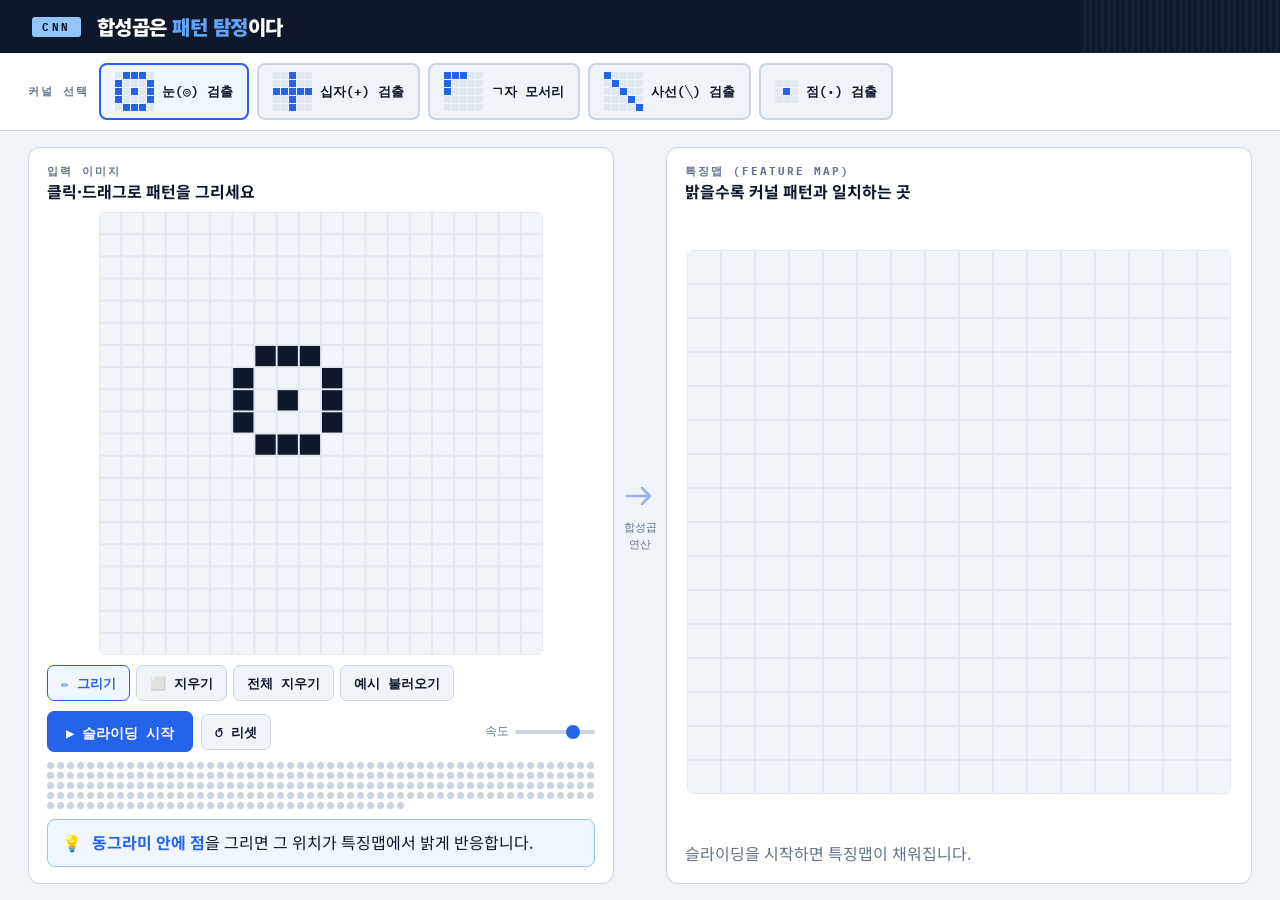
<file: examples/conv.html>
<!DOCTYPE html>
<html lang="ko">
<head>
<meta charset="UTF-8">
<meta name="viewport" content="width=device-width, initial-scale=1.0">
<title>합성곱 패턴 탐정</title>
<link href="https://fonts.googleapis.com/css2?family=IBM+Plex+Mono:wght@400;600;700&family=Noto+Sans+KR:wght@300;400;700;900&display=swap" rel="stylesheet">
<style>
:root {
  --bg: #f0f4f8;
  --ink: #0f172a;
  --muted: #64748b;
  --panel: #ffffff;
  --border: #cbd5e1;
  --accent: #2563eb;
  --accent-light: #eff6ff;
  --accent-mid: #93c5fd;
  --green: #059669;
}

* { margin: 0; padding: 0; box-sizing: border-box; }

body {
  background: var(--bg);
  color: var(--ink);
  font-family: 'Noto Sans KR', sans-serif;
  font-size: 16px;
  height: 100vh;
  overflow: hidden;          /* 스크롤 없이 한 화면에 */
  display: flex;
  flex-direction: column;
}

/* ── HEADER ── */
header {
  background: #0f172a;
  padding: 12px 32px;
  display: flex;
  align-items: center;
  gap: 16px;
  flex-shrink: 0;
}
header::after {
  content:''; position:absolute; right:0; top:0; bottom:0; width:200px;
  background: repeating-linear-gradient(90deg, transparent, transparent 3px,
    rgba(255,255,255,0.03) 3px, rgba(255,255,255,0.03) 6px);
  pointer-events:none;
}
.badge {
  font-family:'IBM Plex Mono', monospace;
  font-size:11px; font-weight:700; letter-spacing:2.5px;
  color:#0f172a; background:#93c5fd;
  padding:3px 10px; border-radius:3px; text-transform:uppercase; flex-shrink:0;
}
h1 { font-size:20px; font-weight:900; color:#fff; letter-spacing:-0.5px; flex-shrink:0; }
h1 em { color:#60a5fa; font-style:normal; }

/* ── KERNEL PICKER (horizontal strip) ── */
.picker-bar {
  background: var(--panel);
  border-bottom: 1.5px solid var(--border);
  padding: 10px 28px;
  display: flex;
  align-items: center;
  gap: 10px;
  flex-shrink: 0;
  flex-wrap: nowrap;
  overflow-x: auto;
}
.picker-label {
  font-family:'IBM Plex Mono', monospace;
  font-size:11px; font-weight:700; letter-spacing:2px;
  text-transform:uppercase; color:var(--muted); white-space:nowrap; flex-shrink:0;
}

.kbtn {
  display:flex; align-items:center; gap:8px;
  padding:7px 14px;
  border:2px solid var(--border); border-radius:8px;
  background:var(--bg); cursor:pointer; transition:all 0.12s;
  flex-shrink:0; white-space:nowrap;
}
.kbtn:hover { border-color:var(--accent); background:var(--accent-light); }
.kbtn.active { border-color:var(--accent); background:var(--accent-light); }

.kbtn-preview { display:grid; gap:1px; flex-shrink:0; }
.kbtn-cell { width:7px; height:7px; }

.kbtn-name {
  font-family:'IBM Plex Mono', monospace;
  font-size:13px; font-weight:700; color:var(--ink);
}

/* ── MAIN BODY ── */
.body-area {
  flex: 1;
  display: grid;
  grid-template-columns: 1fr 52px 1fr;
  align-items: stretch;
  padding: 16px 28px;
  gap: 0;
  min-height: 0;
}

/* ── PANELS ── */
.col-panel {
  background:var(--panel); border:1.5px solid var(--border);
  border-radius:12px; padding:16px 18px;
  display:flex; flex-direction:column; gap:10px;
  height: 100%;
  min-height: 0;
}

.col-head { display:flex; flex-direction:column; gap:2px; flex-shrink:0; }
.col-title {
  font-family:'IBM Plex Mono', monospace;
  font-size:11px; font-weight:700; letter-spacing:2px;
  text-transform:uppercase; color:var(--muted);
}
.col-subtitle { font-size:16px; font-weight:700; color:var(--ink); line-height:1.3; }

/* canvas wrapper — fills remaining space */
.canvas-wrap {
  flex: 1; min-height: 0; overflow: hidden;
  display: flex; align-items: center; justify-content: center;
}
canvas {
  display: block; cursor: crosshair; border-radius: 6px;
  max-width: 100%; max-height: 100%;
}

/* ── TOOL ROW ── */
.tool-row { display:flex; gap:6px; flex-wrap:wrap; flex-shrink:0; }

.tbtn {
  font-family:'IBM Plex Mono', monospace;
  font-size:13px; font-weight:600;
  padding:6px 13px; border-radius:7px;
  border:1.5px solid var(--border);
  background:var(--bg); cursor:pointer; transition:all 0.12s; color:var(--ink);
}
.tbtn:hover { border-color:var(--accent); color:var(--accent); }
.tbtn.active-tool { border-color:var(--accent); color:var(--accent); background:var(--accent-light); }
.tbtn.primary {
  background:var(--accent); border-color:var(--accent); color:#fff;
  font-size:14px; padding:8px 18px;
}
.tbtn.primary:hover { background:#1d4ed8; }

/* ── PLAY ROW ── */
.play-row {
  display:flex; gap:8px; align-items:center; flex-shrink:0; flex-wrap:wrap;
}
.spd-wrap {
  display:flex; align-items:center; gap:6px; margin-left:auto;
  font-family:'IBM Plex Mono', monospace; font-size:12px; color:var(--muted);
}
input[type=range] {
  -webkit-appearance:none; width:80px; height:4px; border-radius:2px;
  background:var(--border); outline:none;
}
input[type=range]::-webkit-slider-thumb {
  -webkit-appearance:none; width:14px; height:14px; border-radius:50%;
  background:var(--accent); cursor:pointer;
}

/* ── STEP BAR ── */
.step-bar { display:flex; gap:3px; flex-wrap:wrap; flex-shrink:0; }
.step-dot { width:7px; height:7px; border-radius:50%; background:var(--border); transition:background 0.15s; }
.step-dot.done { background:var(--accent-mid); }
.step-dot.current { background:var(--accent); transform:scale(1.4); }

/* ── FEATURE SIDE ── */
.feat-explain {
  font-size:16px; color:var(--muted); line-height:1.6; flex-shrink:0;
}
.feat-explain strong { color:var(--accent); }

/* ── INSIGHT BAR ── */
.insight-bar {
  font-size:16px; line-height:1.6; flex-shrink:0;
  background:var(--accent-light); border:1.5px solid var(--accent-mid);
  border-radius:8px; padding:10px 14px;
  display:flex; gap:10px; align-items:flex-start;
}
.insight-bar strong { color:var(--accent); }

/* ── CONNECTOR ── */
.connector {
  display:flex; flex-direction:column; align-items:center;
  justify-content:center; gap:6px; align-self: center;
}
.connector svg { opacity:0.45; }
.connector-label {
  font-family:'IBM Plex Mono', monospace;
  font-size:11px; color:var(--muted); text-align:center; line-height:1.5;
}
</style>
</head>
<body>

<header>
  <div class="badge">CNN</div>
  <h1>합성곱은 <em>패턴 탐정</em>이다</h1>
</header>

<!-- KERNEL PICKER BAR -->
<div class="picker-bar">
  <span class="picker-label">커널 선택</span>
  <div id="kernelPicker" style="display:flex;gap:8px;"></div>
</div>

<!-- MAIN -->
<div class="body-area">

  <!-- INPUT PANEL -->
  <div class="col-panel">
    <div class="col-head">
      <div class="col-title">입력 이미지</div>
      <div class="col-subtitle">클릭·드래그로 패턴을 그리세요</div>
    </div>

    <div class="canvas-wrap">
      <canvas id="inputCanvas"></canvas>
    </div>

    <div class="tool-row">
      <button class="tbtn active-tool" id="drawModeBtn" onclick="setDrawMode('draw')">✏️ 그리기</button>
      <button class="tbtn" id="eraseModeBtn" onclick="setDrawMode('erase')">⬜ 지우기</button>
      <button class="tbtn" onclick="clearInput()">전체 지우기</button>
      <button class="tbtn" onclick="loadPreset()">예시 불러오기</button>
    </div>

    <div class="play-row">
      <button class="tbtn primary" id="playBtn" onclick="togglePlay()">▶ 슬라이딩 시작</button>
      <button class="tbtn" onclick="resetSlide()">↺ 리셋</button>
      <div class="spd-wrap">
        속도
        <input type="range" id="speedSlider" min="1" max="10" value="8">
      </div>
    </div>

    <div class="step-bar" id="stepBar"></div>

    <div class="insight-bar">
      <span style="flex-shrink:0">💡</span>
      <div id="insightText">커널이 찾는 패턴과 입력이 비슷한 곳 → <strong>내적값이 크다</strong> → 특징맵이 밝아진다.</div>
    </div>
  </div>

  <!-- CONNECTOR -->
  <div class="connector">
    <svg width="34" height="34" viewBox="0 0 34 34">
      <path d="M4 17L26 17M19 9L27 17L19 25" stroke="#2563eb" stroke-width="2.5" fill="none" stroke-linecap="round" stroke-linejoin="round"/>
    </svg>
    <div class="connector-label">합성곱<br>연산</div>
  </div>

  <!-- FEATURE MAP PANEL -->
  <div class="col-panel">
    <div class="col-head">
      <div class="col-title">특징맵 (Feature Map)</div>
      <div class="col-subtitle">밝을수록 커널 패턴과 일치하는 곳</div>
    </div>

    <div class="canvas-wrap">
      <canvas id="featCanvas"></canvas>
    </div>

    <div class="feat-explain" id="featExplain">
      슬라이딩을 시작하면 특징맵이 채워집니다.
    </div>
  </div>

</div>

<script>
// ── KERNELS ──────────────────────────────
const KERNELS = {
  eye: {
    name: '눈(◎) 검출', size: 5,
    data: [[0,1,1,1,0],[1,0,0,0,1],[1,0,1,0,1],[1,0,0,0,1],[0,1,1,1,0]],
    insight: '<strong>동그라미 안에 점</strong>을 그리면 그 위치가 특징맵에서 밝게 반응합니다.',
    preset: 'eye',
  },
  cross: {
    name: '십자(+) 검출', size: 5,
    data: [[0,0,1,0,0],[0,0,1,0,0],[1,1,1,1,1],[0,0,1,0,0],[0,0,1,0,0]],
    insight: '<strong>십자 모양</strong>을 그려보세요. 그 위치의 특징맵이 환하게 켜집니다.',
    preset: 'cross',
  },
  corner: {
    name: 'ㄱ자 모서리', size: 5,
    data: [[1,1,1,0,0],[1,0,0,0,0],[1,0,0,0,0],[0,0,0,0,0],[0,0,0,0,0]],
    insight: '그림 왼쪽 위에 <strong>ㄱ자</strong>를 그리면 그 위치가 밝아집니다.',
    preset: 'corner',
  },
  diagonal: {
    name: '사선(╲) 검출', size: 5,
    data: [[1,0,0,0,0],[0,1,0,0,0],[0,0,1,0,0],[0,0,0,1,0],[0,0,0,0,1]],
    insight: '<strong>대각선</strong>을 그으면 그 위치에서 특징맵이 반응합니다.',
    preset: 'diagonal',
  },
  dot: {
    name: '점(·) 검출', size: 3,
    data: [[0,0,0],[0,1,0],[0,0,0]],
    insight: '점 하나를 찍으면 특징맵이 <strong>입력과 동일</strong>하게 나옵니다.',
    preset: 'dot',
  },
};

// ── GRID SIZE ─────────────────────────────
const IW = 20, IH = 20;
let INPUT = Array.from({length:IH}, ()=>Array(IW).fill(0));

// ── PRESETS ───────────────────────────────
const PRESETS = {
  eye: () => {
    clearInput();
    const sr=6, sc=6;
    [[0,1],[0,2],[0,3],[1,0],[1,4],[2,0],[2,2],[2,4],[3,0],[3,4],[4,1],[4,2],[4,3]]
      .forEach(([dr,dc])=>{ if(sr+dr<IH&&sc+dc<IW) INPUT[sr+dr][sc+dc]=1; });
  },
  cross: () => {
    clearInput();
    const mid=Math.floor(IW/2);
    for(let r=0;r<IH;r++) INPUT[r][mid]=1;
    for(let c=0;c<IW;c++) INPUT[Math.floor(IH/2)][c]=1;
  },
  corner: () => {
    clearInput();
    for(let c=2;c<8;c++) INPUT[2][c]=1;
    for(let r=2;r<8;r++) INPUT[r][2]=1;
  },
  diagonal: () => {
    clearInput();
    for(let i=0;i<14;i++) if(i<IH&&i<IW) INPUT[i][i]=1;
  },
  dot: () => {
    clearInput();
    [[4,4],[4,13],[10,8],[14,4],[13,14],[7,16]].forEach(([r,c])=>{ if(r<IH&&c<IW) INPUT[r][c]=1; });
  },
};

// ── STATE ─────────────────────────────────
let currentKernelKey = 'eye';
let featureMap = [];
let step = 0, playing = false, animId = null, lastTime = 0;
let drawMode = 'draw', isMouseDown = false;

// ── CANVAS ───────────────────────────────
// Cell sizes — will be computed to fit available space
let CELL = 26, FCELL = 36;

const inputC = document.getElementById('inputCanvas');
const featC  = document.getElementById('featCanvas');
const iCtx   = inputC.getContext('2d');
const fCtx   = featC.getContext('2d');

function computeCellSizes() {
  const inputWrap = inputC.closest('.canvas-wrap');
  const featWrap  = featC.closest('.canvas-wrap');
  if (!inputWrap || !featWrap) return;

  const iW = inputWrap.clientWidth  - 4;
  const iH = inputWrap.clientHeight - 4;
  CELL = Math.max(10, Math.floor(Math.min(iW / IW, iH / IH)));

  const k = KERNELS[currentKernelKey];
  const ow = IW - k.size + 1;
  const oh = IH - k.size + 1;
  const fW = featWrap.clientWidth  - 4;
  const fH = featWrap.clientHeight - 4;
  FCELL = Math.max(10, Math.floor(Math.min(fW / ow, fH / oh)));
}

function setupCanvases() {
  computeCellSizes();
  inputC.width  = IW * CELL;
  inputC.height = IH * CELL;
  const k = KERNELS[currentKernelKey];
  featC.width  = (IW - k.size + 1) * FCELL;
  featC.height = (IH - k.size + 1) * FCELL;
}

// ── KERNEL PICKER ─────────────────────────
function buildKernelPicker() {
  const el = document.getElementById('kernelPicker');
  el.innerHTML = '';
  Object.entries(KERNELS).forEach(([key, k]) => {
    const btn = document.createElement('button');
    btn.className = 'kbtn' + (key === currentKernelKey ? ' active' : '');
    btn.dataset.key = key;

    const preview = document.createElement('div');
    preview.className = 'kbtn-preview';
    preview.style.gridTemplateColumns = `repeat(${k.size}, 7px)`;
    k.data.flat().forEach(v => {
      const c = document.createElement('div');
      c.className = 'kbtn-cell';
      c.style.background = v === 1 ? '#2563eb' : '#e2e8f0';
      preview.appendChild(c);
    });

    const name = document.createElement('div');
    name.className = 'kbtn-name';
    name.textContent = k.name;

    btn.appendChild(preview);
    btn.appendChild(name);
    btn.onclick = () => selectKernel(key);
    el.appendChild(btn);
  });
}

function selectKernel(key) {
  currentKernelKey = key;
  document.querySelectorAll('.kbtn').forEach(b => b.classList.toggle('active', b.dataset.key === key));
  resetSlide();
  setupCanvases();
  buildStepBar();
  updateInsight();
  drawInput(); drawFeature();
}

// ── INSIGHT ───────────────────────────────
function updateInsight() {
  document.getElementById('insightText').innerHTML =
    KERNELS[currentKernelKey].insight;
}

// ── STEP BAR ─────────────────────────────
function buildStepBar() {
  const k = KERNELS[currentKernelKey];
  const total = (IH-k.size+1)*(IW-k.size+1);
  const bar = document.getElementById('stepBar');
  bar.innerHTML = '';
  for(let i=0;i<total;i++){
    const d = document.createElement('div');
    d.className='step-dot'; d.id=`dot-${i}`;
    bar.appendChild(d);
  }
}
function updateStepBar() {
  const k = KERNELS[currentKernelKey];
  const total=(IH-k.size+1)*(IW-k.size+1);
  for(let i=0;i<total;i++){
    const d=document.getElementById(`dot-${i}`);
    if(!d) continue;
    d.className='step-dot'+(i<step-1?' done':i===step-1?' current':'');
  }
}

// ── DRAW INPUT ────────────────────────────
function drawInput(hlRow=-1, hlCol=-1) {
  const k = KERNELS[currentKernelKey];
  iCtx.clearRect(0,0,inputC.width,inputC.height);
  for(let r=0;r<IH;r++){
    for(let c=0;c<IW;c++){
      const inK = hlRow>=0 && r>=hlRow && r<hlRow+k.size && c>=hlCol && c<hlCol+k.size;
      const val = INPUT[r][c];
      iCtx.fillStyle = inK
        ? (val===1 ? '#2563eb' : 'rgba(37,99,235,0.09)')
        : (val===1 ? '#0f172a' : '#f1f5f9');
      iCtx.fillRect(c*CELL+1, r*CELL+1, CELL-2, CELL-2);
      iCtx.strokeStyle = inK ? 'rgba(37,99,235,0.3)' : '#e2e8f0';
      iCtx.lineWidth = 1;
      iCtx.strokeRect(c*CELL+.5, r*CELL+.5, CELL-1, CELL-1);
    }
  }
  if(hlRow>=0){
    iCtx.strokeStyle='#2563eb'; iCtx.lineWidth=2.5;
    iCtx.shadowColor='#2563eb'; iCtx.shadowBlur=10;
    iCtx.strokeRect(hlCol*CELL+1, hlRow*CELL+1, k.size*CELL-2, k.size*CELL-2);
    iCtx.shadowBlur=0;
  }
}

// ── DRAW FEATURE MAP ──────────────────────
function drawFeature(hlRow=-1, hlCol=-1) {
  const k = KERNELS[currentKernelKey];
  const oh=IH-k.size+1, ow=IW-k.size+1;
  fCtx.clearRect(0,0,featC.width,featC.height);
  const vals=featureMap.flat().filter(v=>v!=null);
  const fmin=vals.length?Math.min(...vals):0;
  const fmax=vals.length?Math.max(...vals):1;

  for(let r=0;r<oh;r++){
    for(let c=0;c<ow;c++){
      const v=featureMap[r]?.[c];
      const isAct=r===hlRow&&c===hlCol;
      if(v!=null){
        const n=fmax===fmin?0.5:(v-fmin)/(fmax-fmin);
        const rv=Math.round(n*56+(1-n)*15);
        const gv=Math.round(n*189+(1-n)*23);
        const bv=Math.round(n*248+(1-n)*100);
        fCtx.fillStyle=`rgb(${rv},${gv},${bv})`;
      } else {
        fCtx.fillStyle='#f1f5f9';
      }
      fCtx.fillRect(c*FCELL+1, r*FCELL+1, FCELL-2, FCELL-2);
      fCtx.strokeStyle=isAct?'#0ea5e9':'#e2e8f0';
      fCtx.lineWidth=isAct?2.5:1;
      if(isAct){fCtx.shadowColor='#0ea5e9';fCtx.shadowBlur=10;}
      fCtx.strokeRect(c*FCELL+.5, r*FCELL+.5, FCELL-1, FCELL-1);
      fCtx.shadowBlur=0;
      if(v!=null){
        const n=fmax===fmin?0.5:(v-fmin)/(fmax-fmin);
        fCtx.fillStyle=n>0.45?'#fff':'#0f172a';
        fCtx.font=`bold ${Math.max(11,FCELL*0.28)|0}px 'IBM Plex Mono',monospace`;
        fCtx.textAlign='center'; fCtx.textBaseline='middle';
        fCtx.fillText(Math.round(v), c*FCELL+FCELL/2, r*FCELL+FCELL/2);
      }
    }
  }
}

// ── COMPUTATION ───────────────────────────
function computeConv(row, col) {
  const k=KERNELS[currentKernelKey];
  let sum=0;
  for(let kr=0;kr<k.size;kr++)
    for(let kc=0;kc<k.size;kc++)
      sum+=INPUT[row+kr][col+kc]*k.data[kr][kc];
  return sum;
}

function updateFeatExplain(row, col, result) {
  const k=KERNELS[currentKernelKey];
  const maxMatch=k.data.flat().filter(v=>v===1).length;
  let matchCount=0;
  for(let kr=0;kr<k.size;kr++)
    for(let kc=0;kc<k.size;kc++)
      if(k.data[kr][kc]===1 && INPUT[row+kr][col+kc]===1) matchCount++;
  const pct=maxMatch>0?Math.round(matchCount/maxMatch*100):0;
  document.getElementById('featExplain').innerHTML=
    `현재 위치: <strong>${matchCount}/${maxMatch}칸 일치 (${pct}%)</strong> → 값 = ${result}<br>`+
    `밝은 픽셀 = 커널과 많이 일치하는 곳`;
}

// ── STEP / ANIMATE ────────────────────────
function doStep() {
  const k=KERNELS[currentKernelKey];
  const oh=IH-k.size+1, ow=IW-k.size+1;
  if(step>=oh*ow){
    playing=false;
    document.getElementById('playBtn').textContent='▶ 다시 시작';
    drawInput(); drawFeature(); return;
  }
  const row=Math.floor(step/ow), col=step%ow;
  const result=computeConv(row,col);
  if(!featureMap[row]) featureMap[row]=[];
  featureMap[row][col]=result;
  drawInput(row,col);
  drawFeature(row,col);
  updateFeatExplain(row,col,result);
  updateStepBar();
  step++;
}

function getInterval() {
  // slider 1~10 → 400ms ~ 50ms
  const s=parseInt(document.getElementById('speedSlider').value);
  return Math.round(400 - (s-1)*(350/9));
}

function animate(ts) {
  if(!playing) return;
  if(ts-lastTime > getInterval()){ lastTime=ts; doStep(); }
  animId=requestAnimationFrame(animate);
}

function togglePlay() {
  const k=KERNELS[currentKernelKey];
  if(step>=(IH-k.size+1)*(IW-k.size+1)){ resetSlide(); return; }
  playing=!playing;
  document.getElementById('playBtn').textContent=playing?'⏸ 일시정지':'▶ 계속';
  if(playing) animId=requestAnimationFrame(animate);
  else cancelAnimationFrame(animId);
}

function resetSlide() {
  playing=false; cancelAnimationFrame(animId); step=0;
  const k=KERNELS[currentKernelKey];
  featureMap=Array.from({length:IH-k.size+1},()=>Array(IW-k.size+1).fill(null));
  document.getElementById('playBtn').textContent='▶ 슬라이딩 시작';
  document.getElementById('featExplain').textContent='슬라이딩을 시작하면 특징맵이 채워집니다.';
  buildStepBar(); drawInput(); drawFeature();
}

// ── DRAW MODE ─────────────────────────────
function setDrawMode(mode) {
  drawMode=mode;
  document.getElementById('drawModeBtn').classList.toggle('active-tool', mode==='draw');
  document.getElementById('eraseModeBtn').classList.toggle('active-tool', mode==='erase');
}

function getCellFromEvent(e) {
  const rect=inputC.getBoundingClientRect();
  const scaleX=inputC.width/rect.width, scaleY=inputC.height/rect.height;
  const x=((e.clientX??e.touches?.[0]?.clientX)-rect.left)*scaleX;
  const y=((e.clientY??e.touches?.[0]?.clientY)-rect.top)*scaleY;
  return {r:Math.floor(y/CELL), c:Math.floor(x/CELL)};
}
function paintCell(e) {
  const {r,c}=getCellFromEvent(e);
  if(r<0||r>=IH||c<0||c>=IW) return;
  INPUT[r][c]=drawMode==='draw'?1:0;
  resetSlide(); drawInput();
}

inputC.addEventListener('mousedown', e=>{ isMouseDown=true; paintCell(e); });
inputC.addEventListener('mousemove', e=>{ if(isMouseDown) paintCell(e); });
window.addEventListener('mouseup', ()=>isMouseDown=false);
inputC.addEventListener('touchstart', e=>{ e.preventDefault(); paintCell(e); });
inputC.addEventListener('touchmove',  e=>{ e.preventDefault(); paintCell(e); });

function clearInput() {
  INPUT=Array.from({length:IH},()=>Array(IW).fill(0));
  resetSlide(); drawInput();
}
function loadPreset() {
  PRESETS[KERNELS[currentKernelKey].preset]?.();
  resetSlide(); drawInput();
}

// ── INIT ──────────────────────────────────
// Wait for layout to settle before measuring
window.addEventListener('load', () => {
  buildKernelPicker();
  setupCanvases();
  buildStepBar();
  updateInsight();
  setDrawMode('draw');
  PRESETS.eye();
  drawInput();
  drawFeature();
});

window.addEventListener('resize', () => {
  setupCanvases();
  drawInput();
  drawFeature();
});
</script>
</body>
</html>
</file>
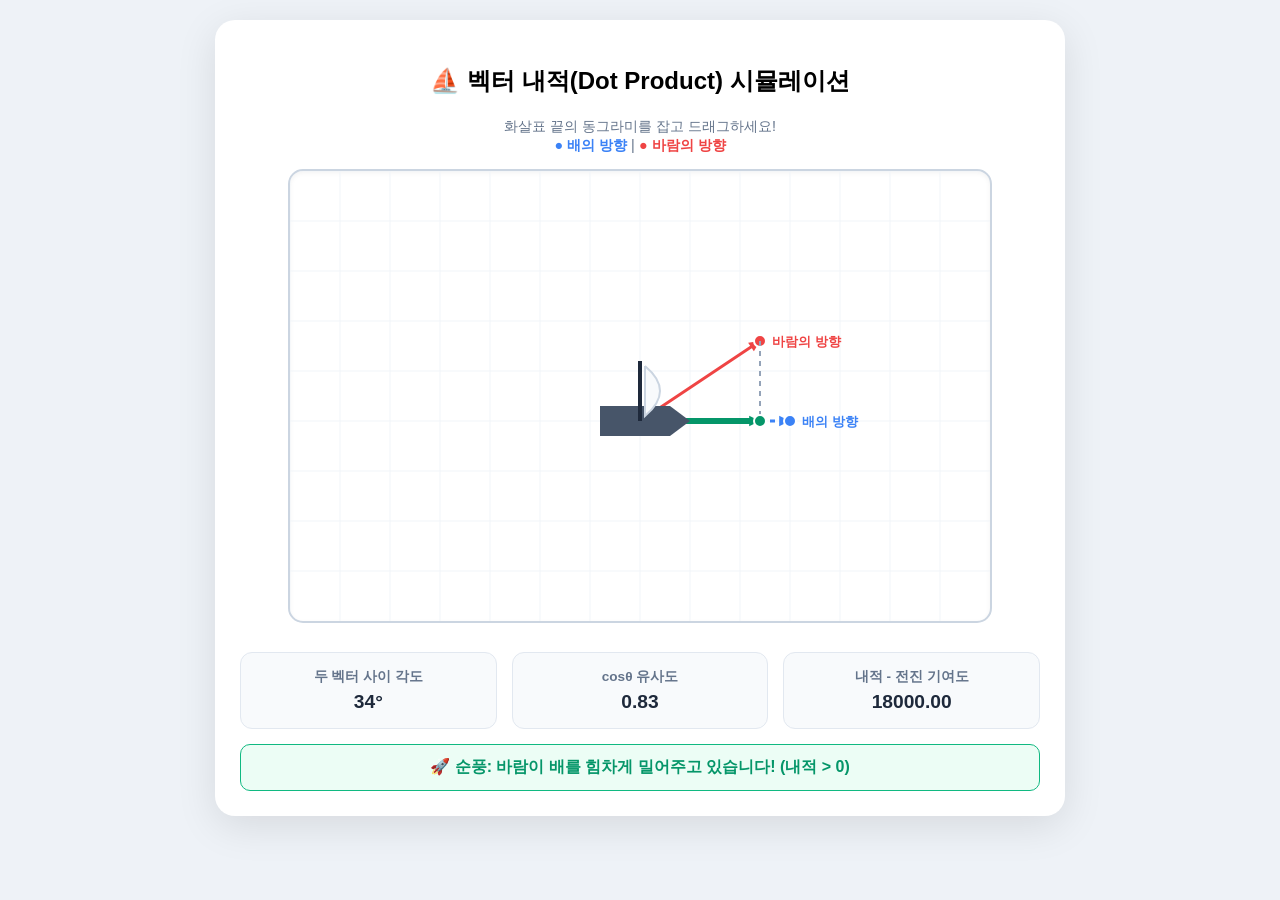
<file: examples/dot-product-boat.html>
<!DOCTYPE html>
<html lang="ko">
<head>
    <meta charset="UTF-8">
    <title>돛단배 내적 시뮬레이터 Pro</title>
    <style>
        body { text-align: center; font-family: 'Pretendard', sans-serif; background: #eef2f7; margin: 0; padding: 20px; }
        .container { max-width: 800px; margin: auto; background: white; padding: 25px; border-radius: 20px; box-shadow: 0 10px 40px rgba(0,0,0,0.1); }
        canvas { background: #ffffff; border: 2px solid #cbd5e1; border-radius: 15px; cursor: default; touch-action: none; box-shadow: inset 0 2px 5px rgba(0,0,0,0.05); }
        .info-panel { display: grid; grid-template-columns: 1fr 1fr 1fr; gap: 15px; margin-top: 25px; }
        .card { padding: 15px; background: #f8fafc; border-radius: 12px; border: 1px solid #e2e8f0; }
        .label { font-size: 0.85rem; color: #64748b; margin-bottom: 5px; font-weight: 600; }
        .value { font-size: 1.2rem; font-weight: bold; color: #1e293b; }
        .status-msg { font-weight: bold; padding: 12px; border-radius: 10px; margin-top: 15px; transition: 0.3s; }
        .positive { color: #059669; background: #ecfdf5; border: 1px solid #10b981; }
        .negative { color: #dc2626; background: #fef2f2; border: 1px solid #ef4444; }
        .neutral { color: #4b5563; background: #f3f4f6; border: 1px solid #94a3b8; }
        .controls { margin-top: 10px; font-size: 0.9rem; color: #64748b; }
        b.wind { color: #ef4444; }
        b.boat { color: #3b82f6; }
    </style>
</head>
<body>

<div class="container">
    <h2>⛵ 벡터 내적(Dot Product) 시뮬레이션</h2>
    <p class="controls">화살표 끝의 동그라미를 잡고 드래그하세요!<br>
        <b class="boat">● 배의 방향</b> | <b class="wind">● 바람의 방향</b>
    </p>
    
    <canvas id="sim" width="700" height="450"></canvas>
    
    <div class="info-panel">
        <div class="card">
            <div class="label">두 벡터 사이 각도</div>
            <div id="angle" class="value">0°</div>
        </div>
        <div class="card">
            <div class="label">cosθ 유사도</div>
            <div id="dotProduct" class="value">1.00</div>
        </div>
        <div class="card">
            <div class="label">내적 - 전진 기여도</div>
            <div id="efficiency" class="value">100%</div>
        </div>
    </div>
    <div id="status" class="status-msg neutral">마우스를 움직여보세요!</div>
</div>

<script>
    const canvas = document.getElementById('sim');
    const ctx = canvas.getContext('2d');
    const boatPos = { x: 350, y: 250 };
    
    // 두 벡터의 상대적 끝점 좌표
    let windVec = { x: 120, y: -80 }; 
    let boatDir = { x: 150, y: 0 }; 

    let draggingTarget = null; // 'wind' 또는 'boat'

    function drawGrid() {
        ctx.strokeStyle = '#f1f5f9';
        ctx.lineWidth = 1;
        for(let i=0; i<canvas.width; i+=50) {
            ctx.beginPath(); ctx.moveTo(i,0); ctx.lineTo(i,canvas.height); ctx.stroke();
        }
        for(let i=0; i<canvas.height; i+=50) {
            ctx.beginPath(); ctx.moveTo(0,i); ctx.lineTo(canvas.width,i); ctx.stroke();
        }
    }

    // 돛단배 그리기 (진행 방향에 맞춰 회전)
    function drawSailingBoat(x, y, dirX, dirY) {
        const angle = Math.atan2(dirY, dirX);
        ctx.save();
        ctx.translate(x, y);
        ctx.rotate(angle);

        // 1. 배 몸체 (Hull)
        ctx.fillStyle = '#475569';
        ctx.beginPath();
        ctx.moveTo(-40, 15);
        ctx.lineTo(30, 15);
        ctx.lineTo(50, 0);
        ctx.lineTo(30, -15);
        ctx.lineTo(-40, -15);
        ctx.closePath();
        ctx.fill();

        // 2. 돛대 (Mast)
        ctx.strokeStyle = '#1e293b';
        ctx.lineWidth = 4;
        ctx.beginPath();
        ctx.moveTo(0, 0);
        ctx.lineTo(0, -60);
        ctx.stroke();

        // 3. 돛 (Sail) - 바람의 영향을 받는 시각적 효과
        ctx.fillStyle = '#f8fafc';
        ctx.strokeStyle = '#cbd5e1';
        ctx.lineWidth = 2;
        ctx.beginPath();
        ctx.moveTo(5, -55);
        ctx.quadraticCurveTo(35, -30, 5, -5); // 약간 휘어진 돛 모양
        ctx.lineTo(5, -55);
        ctx.fill();
        ctx.stroke();

        ctx.restore();
    }

    function draw() {
        ctx.clearRect(0, 0, canvas.width, canvas.height);
        drawGrid();
        
        // 내적 계산을 위한 벡터 정규화(단위 벡터) 준비
        const magB = Math.sqrt(boatDir.x**2 + boatDir.y**2) || 1;
        const magW = Math.sqrt(windVec.x**2 + windVec.y**2) || 1;
        
        const rawDot = boatDir.x * windVec.x + boatDir.y * windVec.y;

        // 내적 공식: (A · B) / (|A|*|B|) = cos(θ)
        const dot = rawDot / (magB * magW);
        const angleRad = Math.acos(Math.max(-1, Math.min(1, dot)));
        
        // 1. 배의 진행 방향 벡터 (파란색)
        drawArrow(boatPos.x, boatPos.y, boatPos.x + boatDir.x, boatPos.y + boatDir.y, '#3b82f6', '배의 방향', true);
        
        // 2. 바람의 벡터 (빨간색)
        drawArrow(boatPos.x, boatPos.y, boatPos.x + windVec.x, boatPos.y + windVec.y, '#ef4444', '바람의 방향');

        // 3. 내적의 시각화 (사영 - Projection)
        // 바람이 배의 방향으로 얼마나 힘을 쓰는지 계산
        const projLen = dot * magW; 
        const projX = boatPos.x + (boatDir.x / magB) * projLen;
        const projY = boatPos.y + (boatDir.y / magB) * projLen;

        // 투영 점선
        ctx.setLineDash([5, 5]);
        ctx.strokeStyle = '#94a3b8';
        ctx.beginPath();
        ctx.moveTo(boatPos.x + windVec.x, boatPos.y + windVec.y);
        ctx.lineTo(projX, projY);
        ctx.stroke();
        ctx.setLineDash([]);

        // 실질적 추진력 벡터 표시 (내적 결과)
        if (Math.abs(dot) > 0.01) {
            drawArrow(boatPos.x, boatPos.y, projX, projY, dot > 0 ? '#059669' : '#b91c1c', '', false, 6);
        }

        // 4. 배 그리기
        drawSailingBoat(boatPos.x, boatPos.y, boatDir.x, boatDir.y);
        
        updateUI(dot, rawDot, angleRad);
    }

    function drawArrow(fromx, fromy, tox, toy, color, label, isDashed=false, width=3) {
        const headlen = 12;
        const dx = tox - fromx;
        const dy = toy - fromy;
        const angle = Math.atan2(dy, dx);
        
        ctx.strokeStyle = color;
        ctx.lineWidth = width;
        if(isDashed) ctx.setLineDash([5, 5]);
        ctx.beginPath();
        ctx.moveTo(fromx, fromy);
        ctx.lineTo(tox, toy);
        ctx.stroke();
        ctx.setLineDash([]);

        // 화살표 머리
        ctx.fillStyle = color;
        ctx.beginPath();
        ctx.moveTo(tox, toy);
        ctx.lineTo(tox - headlen * Math.cos(angle - Math.PI / 7), toy - headlen * Math.sin(angle - Math.PI / 7));
        ctx.lineTo(tox - headlen * Math.cos(angle + Math.PI / 7), toy - headlen * Math.sin(angle + Math.PI / 7));
        ctx.closePath();
        ctx.fill();

        // 조절점 (핸들)
        ctx.beginPath();
        ctx.arc(tox, toy, 6, 0, Math.PI * 2);
        ctx.fill();
        ctx.strokeStyle = 'white';
        ctx.lineWidth = 2;
        ctx.stroke();

        if(label) {
            ctx.font = 'bold 13px sans-serif';
            ctx.fillStyle = color;
            ctx.fillText(label, tox + 12, toy + 5);
        }
    }

    function updateUI(dot, rawDot, angleRad) {
        const angleDeg = Math.round(angleRad * (180 / Math.PI));
        document.getElementById('angle').innerText = `${angleDeg}°`;
        document.getElementById('dotProduct').innerText = dot.toFixed(2);
        document.getElementById('efficiency').innerText = rawDot.toFixed(2);
        
        const statusEl = document.getElementById('status');
        if (dot > 0.2) {
            statusEl.innerText = "🚀 순풍: 바람이 배를 힘차게 밀어주고 있습니다! (내적 > 0)";
            statusEl.className = "status-msg positive";
        } else if (dot < -0.2) {
            statusEl.innerText = "🛑 역풍: 바람이 배의 전진을 방해합니다! (내적 < 0)";
            statusEl.className = "status-msg negative";
        } else {
            statusEl.innerText = "📐 수직: 바람이 전진에 도움을 주지 못합니다. (내적 ≈ 0)";
            statusEl.className = "status-msg neutral";
        }
    }

    // 마우스 이벤트 처리
    function getMousePos(e) {
        const rect = canvas.getBoundingClientRect();
        return {
            x: (e.clientX || e.touches[0].clientX) - rect.left,
            y: (e.clientY || e.touches[0].clientY) - rect.top
        };
    }

    canvas.addEventListener('mousedown', (e) => {
        const pos = getMousePos(e);
        const distWind = Math.hypot(pos.x - (boatPos.x + windVec.x), pos.y - (boatPos.y + windVec.y));
        const distBoat = Math.hypot(pos.x - (boatPos.x + boatDir.x), pos.y - (boatPos.y + boatDir.y));

        if (distWind < 20) draggingTarget = 'wind';
        else if (distBoat < 20) draggingTarget = 'boat';
    });

    window.addEventListener('mousemove', (e) => {
        if (!draggingTarget) {
            // 커서 모양 변경 로직
            const pos = getMousePos(e);
            const distWind = Math.hypot(pos.x - (boatPos.x + windVec.x), pos.y - (boatPos.y + windVec.y));
            const distBoat = Math.hypot(pos.x - (boatPos.x + boatDir.x), pos.y - (boatPos.y + boatDir.y));
            canvas.style.cursor = (distWind < 20 || distBoat < 20) ? 'pointer' : 'default';
            return;
        }

        const pos = getMousePos(e);
        if (draggingTarget === 'wind') {
            windVec.x = pos.x - boatPos.x;
            windVec.y = pos.y - boatPos.y;
        } else if (draggingTarget === 'boat') {
            boatDir.x = pos.x - boatPos.x;
            boatDir.y = pos.y - boatPos.y;
        }
        draw();
    });

    window.addEventListener('mouseup', () => { draggingTarget = null; });

    // 터치 지원
    canvas.addEventListener('touchstart', (e) => { e.preventDefault(); /* mousedown 로직과 동일하게 작동하도록 구성 가능 */ }, {passive: false});

    draw();
</script>

</body>
</html>
</file>
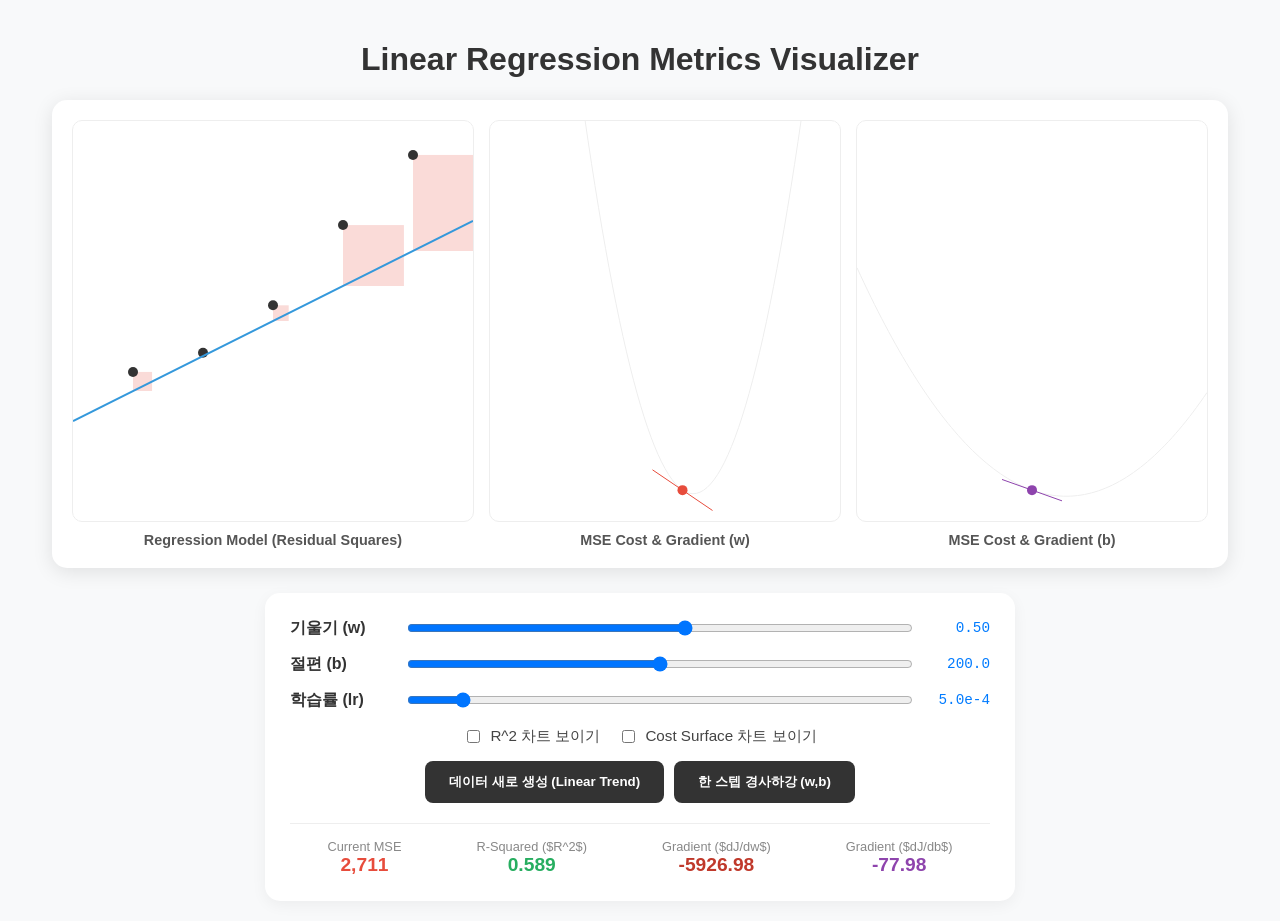
<file: examples/linear-regression.html>
<!DOCTYPE html>
<html lang="ko">
<head>
    <meta charset="UTF-8">
    <title>선형회귀 시뮬레이션 - R-Squared 추가</title>
    <style>
        body { font-family: 'Pretendard', sans-serif; display: flex; flex-direction: column; align-items: center; background: #f8f9fa; margin: 20px; color: #333; }
        .container { display: flex; gap: 15px; padding: 20px; background: white; border-radius: 15px; box-shadow: 0 4px 20px rgba(0,0,0,0.1); overflow-x: auto; max-width: 95vw; }
        .canvas-wrapper { display: flex; flex-direction: column; align-items: center; }
        canvas { background: #fff; border: 1px solid #eee; border-radius: 10px; }
        .label { margin-top: 10px; font-weight: bold; font-size: 0.9em; color: #555; }
        
        .controls { margin-top: 25px; width: 700px; padding: 25px; background: white; border-radius: 15px; box-shadow: 0 4px 15px rgba(0,0,0,0.05); }
        .control-group { display: flex; align-items: center; gap: 15px; margin-bottom: 15px; }
        .control-group label { width: 100px; font-weight: 600; }
        input[type=range] { flex-grow: 1; }
        .stats-num { font-family: monospace; font-size: 1.1em; color: #007bff; width: 60px; text-align: right; }
        .button-row { text-align: center; margin-bottom: 20px; display: flex; justify-content: center; gap: 10px; flex-wrap: wrap; }
        .toggle-row { display: flex; justify-content: center; gap: 18px; margin-bottom: 14px; flex-wrap: wrap; color: #444; font-size: 0.95em; }
        .toggle-row label { display: flex; align-items: center; gap: 7px; cursor: pointer; }
        
        .info-panel { display: flex; justify-content: space-around; margin-top: 10px; border-top: 1px solid #eee; padding-top: 15px; }
        .info-item { text-align: center; }
        .info-label { font-size: 0.8em; color: #888; display: block; }
        .info-value { font-size: 1.2em; font-weight: bold; }
        
        button { padding: 12px 24px; cursor: pointer; border-radius: 8px; border: none; background: #333; color: white; font-weight: bold; transition: 0.2s; }
        button:hover { background: #000; }
    </style>
</head>
<body>

    <h1>Linear Regression Metrics Visualizer</h1>
    <div class="container">
        <div class="canvas-wrapper">
            <canvas id="regCanvas" width="400" height="400"></canvas>
            <div class="label">Regression Model (Residual Squares)</div>
        </div>
        <div class="canvas-wrapper">
            <canvas id="mseCanvas" width="350" height="400"></canvas>
            <div class="label">MSE Cost & Gradient (w)</div>
        </div>
        <div class="canvas-wrapper">
            <canvas id="mseBCanvas" width="350" height="400"></canvas>
            <div class="label">MSE Cost & Gradient (b)</div>
        </div>
        <div class="canvas-wrapper" id="r2Panel" style="display: none;">
            <canvas id="r2Canvas" width="350" height="400"></canvas>
            <div class="label">R-Squared Score (w)</div>
        </div>
        <div class="canvas-wrapper" id="gradPanel" style="display: none;">
            <canvas id="gradCanvas" width="350" height="400"></canvas>
            <div class="label">Cost Surface & Gradient Vector (w,b)</div>
        </div>
    </div>

    <div class="controls">
        <div class="control-group">
            <label>기울기 (w)</label>
            <input type="range" id="wRange" min="-5" max="5" step="0.01" value="0.5">
            <span id="wVal" class="stats-num">0.5</span>
        </div>
        <div class="control-group">
            <label>절편 (b)</label>
            <input type="range" id="bRange" min="0" max="400" step="0.1" value="200">
            <span id="bVal" class="stats-num">200</span>
        </div>
        <div class="control-group">
            <label>학습률 (lr)</label>
            <input type="range" id="lrRange" min="0.00001" max="0.005" step="0.00001" value="0.0005">
            <span id="lrVal" class="stats-num">5.0e-4</span>
        </div>

        <div class="toggle-row">
            <label><input type="checkbox" id="showR2Toggle"> R^2 차트 보이기</label>
            <label><input type="checkbox" id="showGradToggle"> Cost Surface 차트 보이기</label>
        </div>
        
        <div class="button-row">
            <button onclick="resetData()">데이터 새로 생성 (Linear Trend)</button>
            <button onclick="gradientStep()">한 스텝 경사하강 (w,b)</button>
        </div>

        <div class="info-panel">
            <div class="info-item">
                <span class="info-label">Current MSE</span>
                <span id="mseVal" class="info-value" style="color: #e74c3c;">0</span>
            </div>
            <div class="info-item">
                <span class="info-label">R-Squared ($R^2$)</span>
                <span id="r2Val" class="info-value" style="color: #27ae60;">0</span>
            </div>
            <div class="info-item">
                <span class="info-label">Gradient ($dJ/dw$)</span>
                <span id="gradWVal" class="info-value" style="color: #c0392b;">0</span>
            </div>
            <div class="info-item">
                <span class="info-label">Gradient ($dJ/db$)</span>
                <span id="gradBVal" class="info-value" style="color: #8e44ad;">0</span>
            </div>
        </div>
    </div>

<script>
    const regCtx = document.getElementById('regCanvas').getContext('2d');
    const mseCtx = document.getElementById('mseCanvas').getContext('2d');
    const mseBCtx = document.getElementById('mseBCanvas').getContext('2d');
    const r2Ctx = document.getElementById('r2Canvas').getContext('2d');
    const gradCtx = document.getElementById('gradCanvas').getContext('2d');

    const wRange = document.getElementById('wRange');
    const bRange = document.getElementById('bRange');
    const lrRange = document.getElementById('lrRange');
    const showR2Toggle = document.getElementById('showR2Toggle');
    const showGradToggle = document.getElementById('showGradToggle');
    const r2Panel = document.getElementById('r2Panel');
    const gradPanel = document.getElementById('gradPanel');
    const wVal = document.getElementById('wVal');
    const bVal = document.getElementById('bVal');
    const lrVal = document.getElementById('lrVal');
    const mseValDisplay = document.getElementById('mseVal');
    const r2ValDisplay = document.getElementById('r2Val');
    const gradWValDisplay = document.getElementById('gradWVal');
    const gradBValDisplay = document.getElementById('gradBVal');

    let data = [];
    let ssTot = 0; // Total Sum of Squares (y평균과의 차이 제곱합)
    const nPoints = 5;
    const W_STEP_SCALE = 0.2;
    const B_STEP_SCALE = 80;
    const MAX_STEP_W = 0.35;
    const MAX_STEP_B = 12;

    function resetData() {
        data = [];
        const targetW = (Math.random() - 0.5) * 4;
        const targetB = Math.random() * 100 + 150;
        
        let sumY = 0;
        for (let i = 0; i < nPoints; i++) {
            let x = 60 + (i * 70); 
            let x_c = x - 200;
            let y = targetW * x_c + targetB + (Math.random() - 0.5) * 60;
            y = Math.max(20, Math.min(380, y));
            data.push({ x, y });
            sumY += y;
        }
        
        // SS_tot 계산 (데이터 고정 시 불변)
        const meanY = sumY / nPoints;
        ssTot = data.reduce((acc, p) => acc + Math.pow(p.y - meanY, 2), 0);
        
        draw();
    }

    function calculateMetrics(w, b) {
        let ssRes = 0;
        data.forEach(p => {
            let predY = w * (p.x - 200) + b;
            ssRes += Math.pow(p.y - predY, 2);
        });
        const mse = ssRes / nPoints;
        const r2 = 1 - (ssRes / ssTot);
        return { mse, r2, ssRes };
    }

    function getGradientW(w, b) {
        let grad = 0;
        data.forEach(p => {
            let x_c = p.x - 200;
            let predY = w * x_c + b;
            grad += 2 * (predY - p.y) * x_c;
        });
        return grad / nPoints;
    }

    function getGradientB(w, b) {
        let grad = 0;
        data.forEach(p => {
            let predY = w * (p.x - 200) + b;
            grad += 2 * (predY - p.y);
        });
        return grad / nPoints;
    }

    function updateChartVisibility() {
        r2Panel.style.display = showR2Toggle.checked ? 'flex' : 'none';
        gradPanel.style.display = showGradToggle.checked ? 'flex' : 'none';
    }

    function draw() {
        const w = parseFloat(wRange.value);
        const b = parseFloat(bRange.value);
        const lr = parseFloat(lrRange.value);
        wVal.innerText = w.toFixed(2);
        bVal.innerText = b.toFixed(1);
        lrVal.innerText = lr.toExponential(1);

        const { mse, r2 } = calculateMetrics(w, b);
        const gradW = getGradientW(w, b);
        const gradB = getGradientB(w, b);
        mseValDisplay.innerText = Math.floor(mse).toLocaleString();
        r2ValDisplay.innerText = r2.toFixed(3);
        gradWValDisplay.innerText = gradW.toFixed(2);
        gradBValDisplay.innerText = gradB.toFixed(2);

        // --- 1. 회귀 플롯 ---
        regCtx.clearRect(0, 0, 400, 400);
        regCtx.save();
        regCtx.setTransform(1, 0, 0, -1, 0, 400);

        data.forEach(p => {
            let predY = w * (p.x - 200) + b;
            let err = p.y - predY;
            regCtx.fillStyle = 'rgba(231, 76, 60, 0.2)';
            regCtx.fillRect(p.x, p.y, err, -err);
            regCtx.fillStyle = '#333';
            regCtx.beginPath(); regCtx.arc(p.x, p.y, 5, 0, Math.PI*2); regCtx.fill();
        });

        regCtx.strokeStyle = '#3498db'; regCtx.lineWidth = 2;
        regCtx.beginPath();
        regCtx.moveTo(0, w * (0 - 200) + b); regCtx.lineTo(400, w * (400 - 200) + b);
        regCtx.stroke();
        regCtx.restore();

        // --- 2. MSE 곡선 ---
        const W_SCALE = 35; 
        const MSE_SCALE = 1/250;
        mseCtx.clearRect(0, 0, 350, 400);
        mseCtx.strokeStyle = '#eee'; mseCtx.beginPath();
        for(let tw=-5; tw<=5; tw+=0.1) {
            let px = (tw+5)*W_SCALE; let py = 380 - (calculateMetrics(tw, b).mse * MSE_SCALE);
            tw === -5 ? mseCtx.moveTo(px, py) : mseCtx.lineTo(px, py);
        }
        mseCtx.stroke();
        
        let curX = (w+5)*W_SCALE; let curY = 380 - (mse * MSE_SCALE);
        let vSlope = (-gradW * MSE_SCALE) / W_SCALE; // 시각적 접선 보정
        
        mseCtx.strokeStyle = '#e74c3c'; mseCtx.beginPath();
        mseCtx.moveTo(curX-30, curY - vSlope*30); mseCtx.lineTo(curX+30, curY + vSlope*30); mseCtx.stroke();
        mseCtx.fillStyle = '#e74c3c'; mseCtx.beginPath(); mseCtx.arc(curX, curY, 5, 0, Math.PI*2); mseCtx.fill();

        // --- 3. MSE-b 곡선 ---
        const B_SCALE = 350 / 400;
        mseBCtx.clearRect(0, 0, 350, 400);
        mseBCtx.strokeStyle = '#eee'; mseBCtx.beginPath();
        for (let tb = 0; tb <= 400; tb += 4) {
            let px = tb * B_SCALE;
            let py = 380 - (calculateMetrics(w, tb).mse * MSE_SCALE);
            tb === 0 ? mseBCtx.moveTo(px, py) : mseBCtx.lineTo(px, py);
        }
        mseBCtx.stroke();

        let curBX = b * B_SCALE; let curBY = 380 - (mse * MSE_SCALE);
        let vBSlope = (-gradB * MSE_SCALE) / B_SCALE; // dMSE/db를 캔버스 기울기로 변환

        mseBCtx.strokeStyle = '#8e44ad'; mseBCtx.beginPath();
        mseBCtx.moveTo(curBX - 30, curBY - vBSlope * 30); mseBCtx.lineTo(curBX + 30, curBY + vBSlope * 30); mseBCtx.stroke();
        mseBCtx.fillStyle = '#8e44ad'; mseBCtx.beginPath(); mseBCtx.arc(curBX, curBY, 5, 0, Math.PI * 2); mseBCtx.fill();

        // --- 4. R-Squared 곡선 ---
        if (showR2Toggle.checked) {
            r2Ctx.clearRect(0, 0, 350, 400);
            // 가이드선 (R2=1, R2=0)
            r2Ctx.setLineDash([5, 5]); r2Ctx.strokeStyle = '#ddd';
            r2Ctx.beginPath(); r2Ctx.moveTo(0, 50); r2Ctx.lineTo(350, 50); r2Ctx.stroke(); // R2=1 line
            r2Ctx.beginPath(); r2Ctx.moveTo(0, 350); r2Ctx.lineTo(350, 350); r2Ctx.stroke(); // R2=0 line
            r2Ctx.setLineDash([]);

            r2Ctx.strokeStyle = '#ccc';
            r2Ctx.beginPath();
            for(let tw=-5; tw<=5; tw+=0.1) {
                let px = (tw+5)*W_SCALE;
                let val = calculateMetrics(tw, b).r2;
                // R2 시각화: 1.0은 y=50, 0.0은 y=350으로 매핑
                let py = 350 - (val * 300); 
                if (py > 400) py = 399; // 캔버스 하단 제한
                tw === -5 ? r2Ctx.moveTo(px, py) : r2Ctx.lineTo(px, py);
            }
            r2Ctx.stroke();

            let curR2Y = 350 - (r2 * 300);
            r2Ctx.fillStyle = '#27ae60';
            r2Ctx.beginPath(); r2Ctx.arc(curX, curR2Y, 6, 0, Math.PI*2); r2Ctx.fill();
            r2Ctx.fillText("R²=1", 5, 45);
            r2Ctx.fillText("R²=0", 5, 345);
        }

        // --- 5. (w,b) 비용면 + Gradient 벡터 ---
        if (showGradToggle.checked) {
            drawGradientSurface(w, b, gradW, gradB);
        }
    }

    function drawGradientSurface(w, b, gradW, gradB) {
        const width = 350;
        const height = 400;
        const pad = 30;
        const innerW = width - pad * 2;
        const innerH = height - pad * 2;
        const cellsX = 26;
        const cellsY = 22;
        const LOW_PERCENTILE = 0.08;
        const HIGH_PERCENTILE = 0.92;
        const COLOR_GAMMA = 0.6;

        const toCanvasX = (wVal) => pad + ((wVal + 5) / 10) * innerW;
        const toCanvasY = (bVal) => height - pad - (bVal / 400) * innerH;

        const surfaceSamples = [];
        for (let gx = 0; gx < cellsX; gx++) {
            for (let gy = 0; gy < cellsY; gy++) {
                const sampleW = -5 + (gx / (cellsX - 1)) * 10;
                const sampleB = (gy / (cellsY - 1)) * 400;
                const sampleMse = calculateMetrics(sampleW, sampleB).mse;
                surfaceSamples.push(sampleMse);
            }
        }

        surfaceSamples.sort((a, bVal) => a - bVal);
        const lowIdx = Math.floor((surfaceSamples.length - 1) * LOW_PERCENTILE);
        const highIdx = Math.floor((surfaceSamples.length - 1) * HIGH_PERCENTILE);
        let minMse = surfaceSamples[lowIdx];
        let maxMse = surfaceSamples[Math.max(highIdx, lowIdx + 1)];

        gradCtx.clearRect(0, 0, width, height);
        const span = Math.max(maxMse - minMse, 1e-9);
        for (let gx = 0; gx < cellsX - 1; gx++) {
            for (let gy = 0; gy < cellsY - 1; gy++) {
                const sampleW = -5 + (gx / (cellsX - 1)) * 10;
                const sampleB = (gy / (cellsY - 1)) * 400;
                const sampleMse = calculateMetrics(sampleW, sampleB).mse;
                const clipped = Math.min(maxMse, Math.max(minMse, sampleMse));
                const normalized = (clipped - minMse) / span;
                const t = Math.pow(normalized, COLOR_GAMMA);
                const hue = 205 - t * 175;
                const lightness = 94 - t * 42;
                gradCtx.fillStyle = `hsl(${hue}, 70%, ${lightness}%)`;

                const x0 = toCanvasX(sampleW);
                const x1 = toCanvasX(-5 + ((gx + 1) / (cellsX - 1)) * 10);
                const y1 = toCanvasY(sampleB);
                const y0 = toCanvasY(((gy + 1) / (cellsY - 1)) * 400);
                gradCtx.fillRect(x0, y0, x1 - x0 + 1, y1 - y0 + 1);
            }
        }

        gradCtx.strokeStyle = '#666';
        gradCtx.lineWidth = 1;
        gradCtx.strokeRect(pad, pad, innerW, innerH);

        const curX = toCanvasX(w);
        const curY = toCanvasY(b);

        const pxGradW = gradW * (innerW / 10);
        const pxGradB = -gradB * (innerH / 400);
        const gradNorm = Math.hypot(pxGradW, pxGradB);
        if (gradNorm > 1e-9) {
            const length = 42;
            const upX = curX + (pxGradW / gradNorm) * length;
            const upY = curY + (pxGradB / gradNorm) * length;
            const downX = curX - (pxGradW / gradNorm) * length;
            const downY = curY - (pxGradB / gradNorm) * length;

            drawArrow(gradCtx, curX, curY, upX, upY, '#d35400');
            drawArrow(gradCtx, curX, curY, downX, downY, '#16a085');
            gradCtx.fillStyle = '#333';
            gradCtx.font = '12px sans-serif';
            gradCtx.fillText('+grad', upX + 4, upY - 2);
            gradCtx.fillText('-grad', downX + 4, downY - 2);
        }

        gradCtx.fillStyle = '#111';
        gradCtx.beginPath();
        gradCtx.arc(curX, curY, 5, 0, Math.PI * 2);
        gradCtx.fill();

        gradCtx.fillStyle = '#555';
        gradCtx.font = '12px sans-serif';
        gradCtx.fillText('w', width - 18, height - 10);
        gradCtx.fillText('b', 8, 16);
    }

    function drawArrow(ctx, fromX, fromY, toX, toY, color) {
        const headLen = 8;
        const angle = Math.atan2(toY - fromY, toX - fromX);
        ctx.strokeStyle = color;
        ctx.fillStyle = color;
        ctx.lineWidth = 2;
        ctx.beginPath();
        ctx.moveTo(fromX, fromY);
        ctx.lineTo(toX, toY);
        ctx.stroke();

        ctx.beginPath();
        ctx.moveTo(toX, toY);
        ctx.lineTo(toX - headLen * Math.cos(angle - Math.PI / 6), toY - headLen * Math.sin(angle - Math.PI / 6));
        ctx.lineTo(toX - headLen * Math.cos(angle + Math.PI / 6), toY - headLen * Math.sin(angle + Math.PI / 6));
        ctx.closePath();
        ctx.fill();
    }

    function gradientStep() {
        const w = parseFloat(wRange.value);
        const b = parseFloat(bRange.value);
        const lr = parseFloat(lrRange.value);

        const gradW = getGradientW(w, b);
        const gradB = getGradientB(w, b);

        // Balance per-parameter sensitivity while preventing one-click overshoot.
        const deltaW = Math.max(-MAX_STEP_W, Math.min(MAX_STEP_W, lr * gradW * W_STEP_SCALE));
        const deltaB = Math.max(-MAX_STEP_B, Math.min(MAX_STEP_B, lr * gradB * B_STEP_SCALE));
        const nextW = Math.max(-5, Math.min(5, w - deltaW));
        const nextB = Math.max(0, Math.min(400, b - deltaB));

        wRange.value = nextW.toFixed(2);
        bRange.value = nextB.toFixed(1);
        draw();
    }

    wRange.addEventListener('input', draw);
    bRange.addEventListener('input', draw);
    lrRange.addEventListener('input', draw);
    showR2Toggle.addEventListener('change', () => { updateChartVisibility(); draw(); });
    showGradToggle.addEventListener('change', () => { updateChartVisibility(); draw(); });
    updateChartVisibility();
    resetData();
</script>
</body>
</html>
</file>
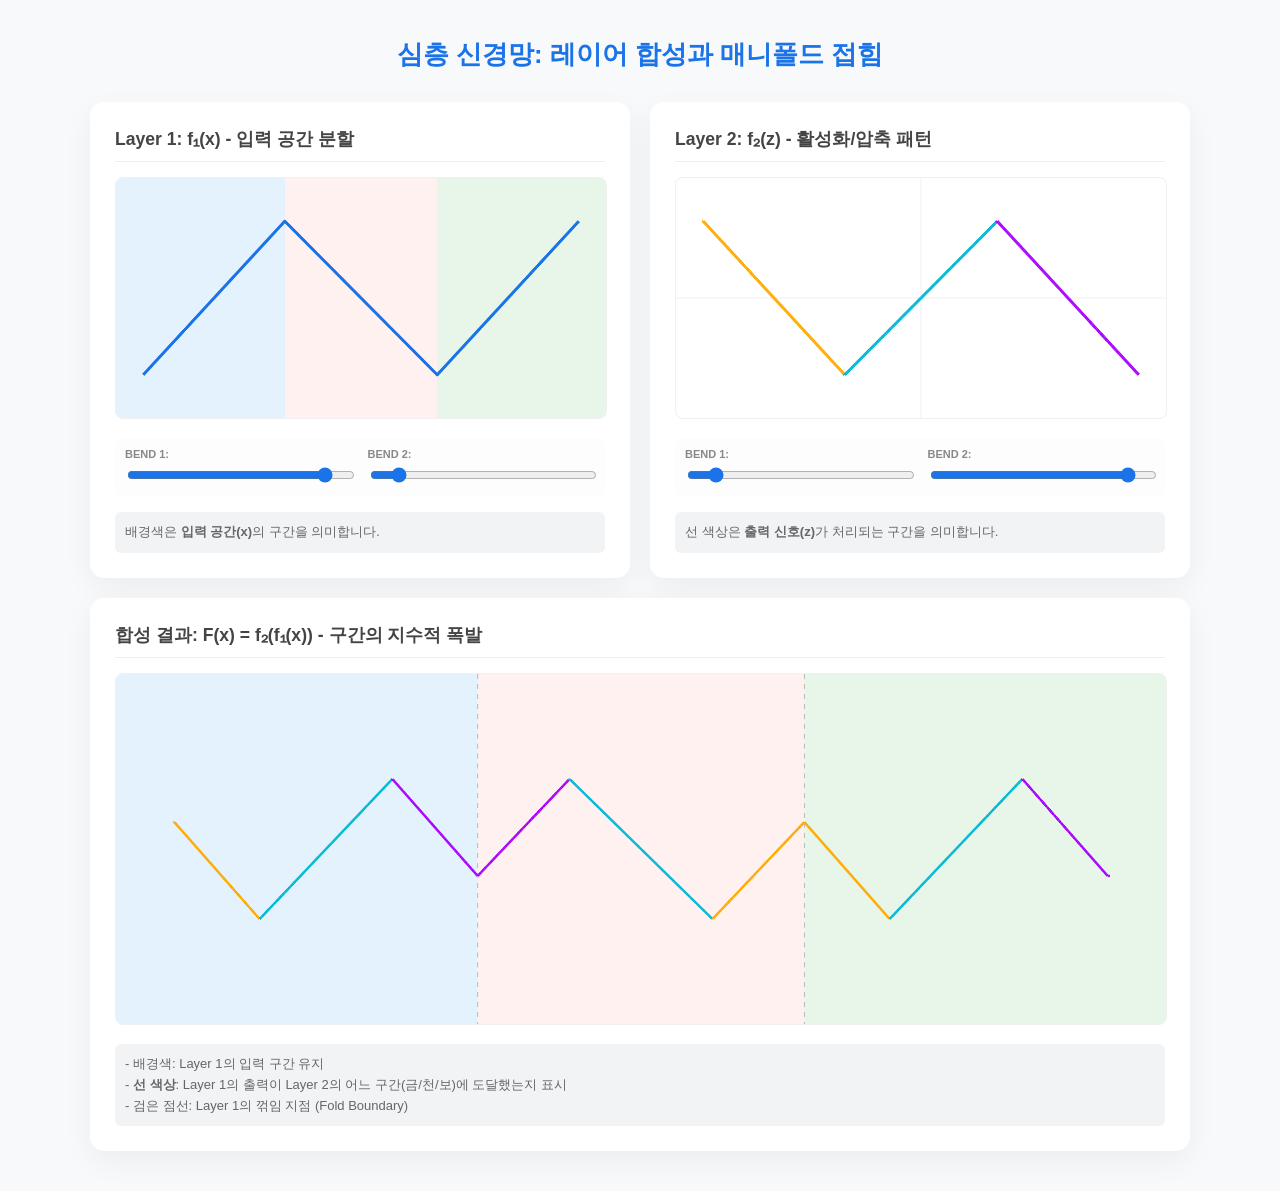
<file: examples/manyfold-multi-layer.html>
<!DOCTYPE html>
<html lang="ko">
<head>
    <meta charset="UTF-8">
    <title>Manifold Folding Analysis - Layer Composition</title>
    <style>
        :root { --bg: #f8f9fa; --panel: #ffffff; --primary: #1a73e8; }
        body { font-family: 'Pretendard', sans-serif; background: var(--bg); margin: 0; padding: 20px; color: #333; }
        .container { max-width: 1100px; margin: 0 auto; }
        h1 { text-align: center; color: var(--primary); font-size: 1.6em; margin-bottom: 30px; }
        
        .grid-layout { display: grid; grid-template-columns: 1fr 1fr; gap: 20px; margin-bottom: 20px; }
        section { background: var(--panel); border-radius: 14px; padding: 25px; box-shadow: 0 10px 30px rgba(0,0,0,0.05); }
        h2 { font-size: 1.1em; margin-top: 0; margin-bottom: 15px; color: #444; border-bottom: 1px solid #eee; padding-bottom: 10px; }

        canvas { background: #fff; border: 1px solid #f0f0f0; border-radius: 8px; width: 100%; height: 240px; }
        .full-width { grid-column: 1 / span 2; }
        .full-width canvas { height: 350px; }

        .controls { display: flex; gap: 15px; margin-top: 15px; background: #fdfdfd; padding: 10px; border-radius: 8px; }
        .control-item { flex: 1; }
        label { display: block; font-size: 11px; margin-bottom: 5px; font-weight: bold; color: #888; text-transform: uppercase; }
        input[type=range] { width: 100%; cursor: pointer; accent-color: var(--primary); }

        .legend { font-size: 13px; color: #666; line-height: 1.6; margin-top: 15px; padding: 10px; background: #f1f3f4; border-radius: 6px; }
        .color-box { display: inline-block; width: 12px; height: 12px; border-radius: 2px; margin-right: 4px; vertical-align: middle; }
    </style>
</head>
<body>

<div class="container">
    <h1>심층 신경망: 레이어 합성과 매니폴드 접힘</h1>

    <div class="grid-layout">
        <!-- Layer 1 -->
        <section>
            <h2>Layer 1: f₁(x) - 입력 공간 분할</h2>
            <canvas id="canvas1"></canvas>
            <div class="controls">
                <div class="control-item"><label>Bend 1:</label><input type="range" id="l1-p1" min="-2" max="2" step="0.1" value="1.6"></div>
                <div class="control-item"><label>Bend 2:</label><input type="range" id="l1-p2" min="-2" max="2" step="0.1" value="-1.6"></div>
            </div>
            <div class="legend">
                배경색은 <b>입력 공간(x)</b>의 구간을 의미합니다.
            </div>
        </section>

        <!-- Layer 2 -->
        <section>
            <h2>Layer 2: f₂(z) - 활성화/압축 패턴</h2>
            <canvas id="canvas2"></canvas>
            <div class="controls">
                <div class="control-item"><label>Bend 1:</label><input type="range" id="l2-p1" min="-2" max="2" step="0.1" value="-1.6"></div>
                <div class="control-item"><label>Bend 2:</label><input type="range" id="l2-p2" min="-2" max="2" step="0.1" value="1.6"></div>
            </div>
            <div class="legend">
                선 색상은 <b>출력 신호(z)</b>가 처리되는 구간을 의미합니다.
            </div>
        </section>

        <!-- Composition -->
        <section class="full-width">
            <h2>합성 결과: F(x) = f₂(f₁(x)) - 구간의 지수적 폭발</h2>
            <canvas id="canvas3"></canvas>
            <div class="legend">
                - 배경색: Layer 1의 입력 구간 유지 <br>
                - <b>선 색상</b>: Layer 1의 출력이 Layer 2의 어느 구간(금/천/보)에 도달했는지 표시 <br>
                - 검은 점선: Layer 1의 꺾임 지점 (Fold Boundary)
            </div>
        </section>
    </div>
</div>

<script>
/** 색상 정의 **/
// Layer 1 배경색 (입력 영역 x 기반)
const l1BgColors = ['#e3f2fd', '#fff1f0', '#e8f5e9']; 
// Layer 2 선 색상 (입력 영역 z 기반)
const l2LineColors = ['#ffab00', '#00b8d4', '#aa00ff']; 

const ctx1 = document.getElementById('canvas1').getContext('2d');
const ctx2 = document.getElementById('canvas2').getContext('2d');
const ctx3 = document.getElementById('canvas3').getContext('2d');

/** 꺾임 지점 설정 **/
const BEND_L = -0.7;
const BEND_R = 0.7;

function getFunction(y1, y2) {
    const points = [
        {x: -2, y: -y1}, {x: BEND_L, y: y1}, {x: BEND_R, y: y2}, {x: 2, y: -y2}
    ];
    return (val) => {
        if (val <= points[0].x) return points[0].y;
        if (val >= points[3].x) return points[3].y;
        for (let i = 0; i < 3; i++) {
            if (val >= points[i].x && val <= points[i+1].x) {
                const ratio = (val - points[i].x) / (points[i+1].x - points[i].x);
                return points[i].y + ratio * (points[i+1].y - points[i].y);
            }
        }
        return 0;
    };
}

function getIdx(val) {
    if (val < BEND_L) return 0;
    if (val < BEND_R) return 1;
    return 2;
}

function draw() {
    const l1f = getFunction(parseFloat(document.getElementById('l1-p1').value), parseFloat(document.getElementById('l1-p2').value));
    const l2f = getFunction(parseFloat(document.getElementById('l2-p1').value), parseFloat(document.getElementById('l2-p2').value));

    renderL1(ctx1, l1f);
    renderL2(ctx2, l2f);
    renderL3(ctx3, l1f, l2f);
}

function setupCanvas(ctx) {
    const w = ctx.canvas.width = ctx.canvas.offsetWidth * 2;
    const h = ctx.canvas.height = ctx.canvas.offsetHeight * 2;
    const scaleX = w / 4.5;
    const scaleY = h / 5;
    ctx.clearRect(0, 0, w, h);
    
    // 축 그리기
    ctx.strokeStyle = "#eee"; ctx.lineWidth = 2;
    ctx.beginPath(); ctx.moveTo(0, h/2); ctx.lineTo(w, h/2); ctx.stroke();
    ctx.beginPath(); ctx.moveTo(w/2, 0); ctx.lineTo(w/2, h); ctx.stroke();
    
    return { w, h, scaleX, scaleY };
}

function toScreen(x, y, w, h, sx, sy) {
    return { x: w/2 + x * sx, y: h/2 - y * sy };
}

// 1번 그래프: 배경색(L1구간), 선색(고정 블루)
function renderL1(ctx, fn) {
    const { w, h, scaleX, scaleY } = setupCanvas(ctx);
    
    // 배경색 채우기
    const bounds = [-2.5, BEND_L, BEND_R, 2.5];
    for(let i=0; i<3; i++) {
        ctx.fillStyle = l1BgColors[i];
        const p1 = toScreen(bounds[i], 0, w, h, scaleX, scaleY);
        const p2 = toScreen(bounds[i+1], 0, w, h, scaleX, scaleY);
        ctx.fillRect(p1.x, 0, p2.x - p1.x, h);
    }

    // 선 그리기
    ctx.strokeStyle = "#1a73e8"; ctx.lineWidth = 6; ctx.lineJoin = "round";
    ctx.beginPath();
    for(let x = -2; x <= 2.01; x += 0.01) {
        const p = toScreen(x, fn(x), w, h, scaleX, scaleY);
        if(x === -2) ctx.moveTo(p.x, p.y); else ctx.lineTo(p.x, p.y);
    }
    ctx.stroke();
}

// 2번 그래프: 배경색(흰색), 선색(L2구간 색상)
function renderL2(ctx, fn) {
    const { w, h, scaleX, scaleY } = setupCanvas(ctx);

    for(let x = -2; x <= 2.01; x += 0.01) {
        const y = fn(x);
        const p = toScreen(x, y, w, h, scaleX, scaleY);
        const prevP = toScreen(x-0.01, fn(x-0.01), w, h, scaleX, scaleY);
        
        ctx.strokeStyle = l2LineColors[getIdx(x)];
        ctx.lineWidth = 6;
        ctx.beginPath();
        ctx.moveTo(prevP.x, prevP.y);
        ctx.lineTo(p.x, p.y);
        ctx.stroke();
    }
}

// 3번 그래프: 배경색(L1 유지), 선색(L2 매핑)
function renderL3(ctx, f1, f2) {
    const { w, h, scaleX, scaleY } = setupCanvas(ctx);
    const sy = h / 8; // 합성함수는 진폭이 커서 별도 스케일

    // 배경색 (Layer 1 기반)
    const bounds = [-2.5, BEND_L, BEND_R, 2.5];
    for(let i=0; i<3; i++) {
        ctx.fillStyle = l1BgColors[i];
        const p1 = toScreen(bounds[i], 0, w, h, scaleX, sy);
        const p2 = toScreen(bounds[i+1], 0, w, h, scaleX, sy);
        ctx.fillRect(p1.x, 0, p2.x - p1.x, h);
    }

    // 세로 점선 (L1 경계)
    ctx.setLineDash([10, 10]); ctx.strokeStyle = "#bbb"; ctx.lineWidth = 2;
    [BEND_L, BEND_R].forEach(b => {
        const p = toScreen(b, 0, w, h, scaleX, sy);
        ctx.beginPath(); ctx.moveTo(p.x, 0); ctx.lineTo(p.x, h); ctx.stroke();
    });
    ctx.setLineDash([]);

    // 합성선 그리기
    for(let x = -2; x <= 2.01; x += 0.005) {
        const z = f1(x); // L1의 출력
        const y = f2(z); // L2의 출력
        const p = toScreen(x, y, w, h, scaleX, sy);
        const prevZ = f1(x-0.005);
        const prevY = f2(prevZ);
        const prevP = toScreen(x-0.005, prevY, w, h, scaleX, sy);

        // 선 색상은 Layer 2의 색상을 따름 (z값 기준)
        ctx.strokeStyle = l2LineColors[getIdx(z)];
        ctx.lineWidth = 5;
        ctx.beginPath();
        ctx.moveTo(prevP.x, prevP.y);
        ctx.lineTo(p.x, p.y);
        ctx.stroke();
    }
}

document.querySelectorAll('input').forEach(i => i.addEventListener('input', draw));
window.onload = draw;
</script>
</body>
</html>
</file>
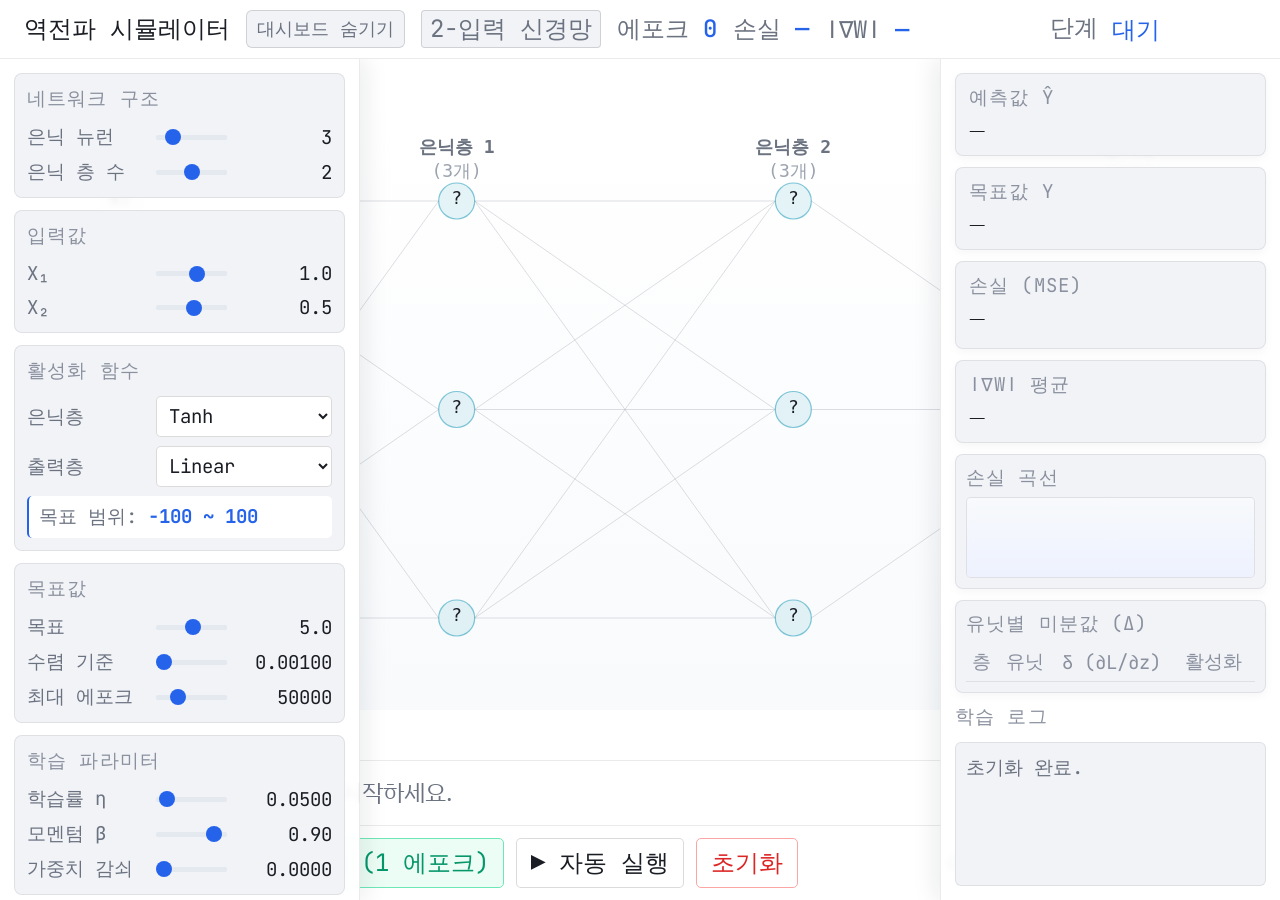
<file: examples/nn_backprop_simulator.html>
<!DOCTYPE html>
<html lang="ko">
<head>
<meta charset="UTF-8">
<meta name="viewport" content="width=device-width, initial-scale=1.0">
<title>역전파 시뮬레이터 v2</title>
<style>
@import url('https://fonts.googleapis.com/css2?family=JetBrains+Mono:wght@300;400;500&family=IBM+Plex+Sans+KR:wght@300;400;500&display=swap');

:root {
  --bg: #f8f9fb;
  --bg2: #ffffff;
  --bg3: #f1f3f7;
  --bg4: #e4e8ef;
  --border: rgba(0,0,0,0.08);
  --border2: rgba(0,0,0,0.14);
  --text: #1a1d24;
  --muted: #8a909e;
  --muted2: #6b7280;
  --accent: #2563eb;
  --accent2: #1d4ed8;
  --green: #059669;
  --amber: #d97706;
  --coral: #dc2626;
  --purple: #7c3aed;
  --teal: #0891b2;
  --orange: #ea580c;
  --mono: 'JetBrains Mono', monospace;
  --sans: 'IBM Plex Sans KR', sans-serif;

  /* Step phase colors */
  --phase-loss: #dc2626;
  --phase-last: #7c3aed;
  --phase-mid: #0891b2;
  --phase-update: #059669;
}

* { box-sizing: border-box; margin: 0; padding: 0; }
html, body { height: 100%; background: var(--bg); color: var(--text); font-family: var(--sans); font-size: 21px; }

body {
  display: grid;
  grid-template-rows: auto 1fr;
  height: 100vh;
  overflow: hidden;
}

/* ── HEADER ── */
header {
  display: flex; align-items: center; justify-content: space-between; flex-wrap: nowrap;
  padding: 10px 24px; gap: 16px;
  background: var(--bg2); border-bottom: 1px solid var(--border);
}
header h1 { font-family: var(--mono); font-size: 24px; font-weight: 500; color: var(--text); }
.hbadge {
  font-family: var(--mono); font-size: 24px; padding: 2px 8px;
  border: 1px solid var(--border2); border-radius: 4px; color: var(--muted2); background: var(--bg3);
}
.hstats { display: flex; gap: 16px; flex-wrap: nowrap; align-items: center; }
.hphase { margin-left: auto; white-space: nowrap; font-family: var(--mono); font-size: 24px; color: var(--muted2); }
.hphase b { color: var(--accent); font-weight: 500; }
.hstat { font-family: var(--mono); font-size: 24px; color: var(--muted2); }
.hstat b { color: var(--accent); font-weight: 500; }
#h-phase {
  display: inline-block;
  min-width: 6em;
  white-space: nowrap;
  vertical-align: middle;
}

/* ── LAYOUT ── */
.layout {
  position: relative;
  display: block;
  overflow: hidden;
}

body.dashboards-hidden .lpanel {
  transform: translateX(calc(-100% - 12px));
  pointer-events: none;
}

body.dashboards-hidden .rpanel {
  transform: translateX(calc(100% + 12px));
  pointer-events: none;
}

/* ── LEFT PANEL ── */
.lpanel {
  position: absolute;
  top: 0;
  left: 0;
  bottom: 0;
  width: min(360px, 30vw);
  z-index: 30;
  border-right: 1px solid var(--border);
  overflow-y: auto; padding: 14px;
  display: flex; flex-direction: column; gap: 12px;
  background: rgba(255, 255, 255, 0.9);
  backdrop-filter: blur(3px);
  box-shadow: 6px 0 22px rgba(15, 23, 42, 0.08);
  transition: transform 0.25s ease;
}
.lpanel::-webkit-scrollbar { width: 4px; }
.lpanel::-webkit-scrollbar-thumb { background: var(--bg4); border-radius: 2px; }

.sec-title {
  font-family: var(--mono); font-size: 19px; color: var(--muted);
  letter-spacing: 0.06em; text-transform: uppercase; margin-bottom: 12px;
}
.card {
  background: var(--bg3); border: 1px solid var(--border);
  border-radius: 8px; padding: 12px;
  flex: 0 0 auto;
  overflow: hidden;
}
.crow { display: flex; align-items: center; gap: 9px; margin-bottom: 9px; min-width: 0; }
.crow:last-child { margin-bottom: 0; }
.crow > * { min-width: 0; }
.clbl { font-size: 19px; color: var(--muted2); min-width: 120px; font-family: var(--mono); flex: 0 0 120px; }
.crow input[type=range] {
  flex: 1; -webkit-appearance: none; height: 5px;
  appearance: none;
  background: var(--bg4); border-radius: 2px; outline: none; cursor: pointer;
  min-width: 0;
}
.crow input[type=range]::-webkit-slider-thumb {
  -webkit-appearance: none; width: 16px; height: 16px;
  background: var(--accent); border-radius: 50%; cursor: pointer; transition: transform .1s;
}
.crow input[type=range]::-webkit-slider-thumb:hover { transform: scale(1.25); }
.cval {
  font-family: var(--mono); font-size: 19px; color: var(--text);
  min-width: 96px; flex: 0 0 96px; text-align: right;
  white-space: nowrap; overflow: hidden;
}
select {
  flex: 1; min-width: 0; max-width: 100%; width: 100%;
  background: var(--bg2); border: 1px solid var(--border2); border-radius: 5px;
  color: var(--text); font-family: var(--mono); font-size: 19px; padding: 6px 8px; outline: none; cursor: pointer;
}
select:focus { border-color: var(--accent); }

.range-info {
  margin-top: 8px; padding: 8px 10px; background: var(--bg2);
  border-radius: 5px; border-left: 2px solid var(--accent);
  font-family: var(--mono); font-size: 19px; color: var(--muted2);
}
.range-info b { color: var(--accent); }

/* ── MAIN CANVAS ── */
.main-area { display: flex; flex-direction: column; overflow: hidden; height: 100%; min-height: 0; }
.canvas-wrap {
  flex: 1;
  position: relative;
  display: flex;
  overflow: hidden;
  background: #ffffff;
  padding: 50px;
}
canvas#nnc { display: block; flex: 1; min-width: 0; min-height: 0; width: auto; height: auto; }

/* step indicator bar */
.step-bar {
  background: var(--bg2); border-top: 1px solid var(--border);
  padding: 12px 18px; display: flex; align-items: center; gap: 12px; flex-wrap: wrap;
}
.phase-tag {
  font-family: var(--mono); font-size: 24px; font-weight: 500;
  padding: 3px 10px; border-radius: 4px; border: 1px solid;
}
.phase-tag.phase-idle    { background: #f1f3f7; color: var(--muted2); border-color: var(--border2); }
.phase-tag.phase-loss    { background: #fef2f2; color: var(--phase-loss); border-color: #fca5a5; }
.phase-tag.phase-last    { background: #f5f3ff; color: var(--phase-last); border-color: #c4b5fd; }
.phase-tag.phase-mid     { background: #ecfeff; color: var(--phase-mid); border-color: #67e8f9; }
.phase-tag.phase-update  { background: #ecfdf5; color: var(--phase-update); border-color: #6ee7b7; }
.phase-desc { font-size: 24px; color: var(--muted2); line-height: 1.3; overflow-wrap: anywhere; }

.bottom-bar {
  background: var(--bg2); border-top: 1px solid var(--border);
  padding: 12px 18px; display: flex; align-items: center; gap: 12px; flex-wrap: wrap;
}
.btn {
  font-family: var(--mono); font-size: 24px; padding: 8px 14px;
  border: 1px solid var(--border2); border-radius: 5px; background: var(--bg2);
  color: var(--text); cursor: pointer; transition: all .12s; white-space: nowrap;
}
.btn:hover { background: var(--bg3); }
.btn.primary { background: var(--accent); border-color: var(--accent2); color: #fff; }
.btn.primary:hover { background: var(--accent2); }
.btn.success { background: #ecfdf5; border-color: #6ee7b7; color: var(--green); }
.btn.success:hover { background: #d1fae5; }
.btn.warn { background: #fffbeb; border-color: #fcd34d; color: var(--amber); }
.btn.warn:hover { background: #fef3c7; }
.btn.danger { border-color: #fca5a5; color: var(--coral); }
.btn.danger:hover { background: #fef2f2; }
.speed-wrap { margin-left: auto; display: flex; align-items: center; gap: 10px; min-width: 280px; }
.speed-lbl { font-family: var(--mono); font-size: 24px; color: var(--muted); }

/* ── RIGHT PANEL ── */
.rpanel {
  position: absolute;
  top: 0;
  right: 0;
  bottom: 0;
  width: min(340px, 28vw);
  z-index: 30;
  border-left: 1px solid var(--border); overflow-y: auto;
  padding: 14px; display: flex; flex-direction: column; gap: 11px;
  background: rgba(255, 255, 255, 0.9);
  backdrop-filter: blur(3px);
  box-shadow: -6px 0 22px rgba(15, 23, 42, 0.08);
  transition: transform 0.25s ease;
}
.rpanel::-webkit-scrollbar { width: 4px; }
.rpanel::-webkit-scrollbar-thumb { background: var(--bg4); border-radius: 2px; }

.mcard {
  background: var(--bg3); border: 1px solid var(--border); border-radius: 8px; padding: 11px 13px;
  flex: 0 0 auto;
  box-shadow: 0 3px 10px rgba(15, 23, 42, 0.04);
}
.mlbl { font-family: var(--mono); font-size: 19px; color: var(--muted); letter-spacing: 0.06em; margin-bottom: 5px; text-transform: uppercase; }
.mval { font-family: var(--mono); font-size: 22px; font-weight: 500; color: var(--text); }
.mval.c-accent { color: var(--accent); }
.mval.c-green  { color: var(--green); }
.mval.c-amber  { color: var(--amber); }
.mval.c-coral  { color: var(--coral); }
.msub { font-family: var(--mono); font-size: 19px; color: var(--muted); margin-top: 5px; line-height: 1.35; overflow-wrap: anywhere; }

canvas#lchart { display: block; width: 100%; border-radius: 5px; background: var(--bg3); border: 1px solid var(--border); }

/* gradient table */
.grad-table { width: 100%; border-collapse: collapse; font-family: var(--mono); font-size: 19px; }
.grad-table th { color: var(--muted); font-weight: 400; padding: 6px 6px; text-align: left; border-bottom: 1px solid var(--border); }
.grad-table td { padding: 6px 6px; color: var(--text); border-bottom: 0.5px solid var(--border); }
.grad-table td.pos { color: var(--coral); }
.grad-table td.neg { color: var(--accent2); }
.grad-table td.zero { color: var(--muted); }
.grad-table td.frozen { color: #6b7280; font-weight: 500; }

.log-wrap { flex: 1; display: flex; flex-direction: column; min-height: 0; }
.log-box {
  background: var(--bg3); border: 1px solid var(--border); border-radius: 6px;
  padding: 8px 10px; font-family: var(--mono); font-size: 19px; color: var(--muted2);
  line-height: 1.8; flex: 1; overflow-y: auto; min-height: 140px; max-height: 320px;
}
.log-box::-webkit-scrollbar { width: 3px; }
.log-box::-webkit-scrollbar-thumb { background: var(--bg4); }
.lentry { display: block; }
.lentry.ok   { color: var(--green); }
.lentry.warn { color: var(--amber); }
.lentry.info { color: var(--accent); }
.lentry.conv { color: var(--green); font-weight: 500; }

.header-toggle {
  font-family: var(--mono);
  font-size: 18px;
  padding: 6px 10px;
  border: 1px solid var(--border2);
  border-radius: 6px;
  background: var(--bg3);
  color: var(--muted2);
  cursor: pointer;
}

.header-toggle:hover {
  background: #e9edf5;
}

@media (max-width: 1180px) {
  body { grid-template-rows: auto 1fr; overflow: auto; }
  .layout { min-height: 760px; }
  .lpanel, .rpanel {
    width: min(82vw, 420px);
    border: 1px solid var(--border);
  }
  .speed-wrap { margin-left: 0; }
  .canvas-wrap { padding: 50px; }
}

@media (max-width: 760px) {
  .lpanel, .rpanel {
    top: 10px;
    bottom: 10px;
    width: calc(100vw - 24px);
    max-width: 100vw;
    max-height: calc(100dvh - 20px);
    padding: 10px;
    border-radius: 10px;
  }

  .card, .mcard {
    padding: 10px;
    overflow: visible;
    min-height: 56px;
  }

  .crow {
    flex-wrap: wrap;
    align-items: flex-start;
    gap: 6px;
    margin-bottom: 10px;
  }

  .clbl {
    min-width: 0;
    flex: 1 1 auto;
  }

  .cval {
    min-width: 64px;
    flex: 0 0 auto;
    text-align: right;
  }

  .crow input[type=range],
  .crow select {
    flex: 1 1 100%;
    width: 100%;
  }

  .range-info,
  .grad-table,
  .log-box,
  .mlbl,
  .msub,
  .sec-title,
  .clbl,
  .cval,
  select {
    font-size: 16px;
  }

  .log-box {
    min-height: 170px;
    max-height: min(42vh, 320px);
  }
}
</style>
</head>
<body>

<header>
  <h1>역전파 시뮬레이터</h1>
  <button class="header-toggle" id="dashboard-toggle" onclick="toggleDashboards()">대시보드 숨기기</button>
  <span class="hbadge">2-입력 신경망</span>
  <div class="hstats">
    <span class="hstat">에포크 <b id="h-epoch">0</b></span>
    <span class="hstat">손실 <b id="h-loss">—</b></span>
    <span class="hstat">∣∇W∣ <b id="h-grad">—</b></span>
  </div>
  <span class="hphase">단계 <b id="h-phase">대기</b></span>
</header>

<div class="layout">

<!-- ═══ LEFT ═══ -->
<div class="lpanel">

  <div class="card">
    <div class="sec-title">네트워크 구조</div>
    <div class="crow"><span class="clbl">은닉 뉴런</span>
      <input type="range" id="hidden-n" min="2" max="8" step="1" value="3">
      <span class="cval" id="hidden-n-v">3</span></div>
    <div class="crow"><span class="clbl">은닉 층 수</span>
      <input type="range" id="hidden-l" min="1" max="3" step="1" value="2">
      <span class="cval" id="hidden-l-v">2</span></div>
  </div>

  <div class="card">
    <div class="sec-title">입력값</div>
    <div class="crow"><span class="clbl">X₁</span>
      <input type="range" id="x1" min="-5" max="5" step="0.1" value="1.0">
      <span class="cval" id="x1-v">1.0</span></div>
    <div class="crow"><span class="clbl">X₂</span>
      <input type="range" id="x2" min="-5" max="5" step="0.1" value="0.5">
      <span class="cval" id="x2-v">0.5</span></div>
  </div>

  <div class="card">
    <div class="sec-title">활성화 함수</div>
    <div class="crow"><span class="clbl">은닉층</span>
      <select id="act-h"><option value="relu">ReLU</option><option value="tanh" selected>Tanh</option><option value="sigmoid">Sigmoid</option><option value="linear">Linear</option></select></div>
    <div class="crow"><span class="clbl">출력층</span>
      <select id="act-o"><option value="linear" selected>Linear</option><option value="tanh">Tanh (−1~1)</option><option value="sigmoid">Sigmoid (0~1)</option><option value="relu">ReLU (0~∞)</option></select></div>
    <div class="range-info">목표 범위: <b id="rng-desc">−100 ~ 100</b></div>
  </div>

  <div class="card">
    <div class="sec-title">목표값</div>
    <div class="crow"><span class="clbl">목표</span>
      <input type="range" id="target" min="-100" max="100" step="0.5" value="5.0">
      <span class="cval" id="target-v">5.0</span></div>
    <div class="crow"><span class="clbl">수렴 기준</span>
      <input type="range" id="thresh" min="0.000001" max="1" step="0.000001" value="0.001">
      <span class="cval" id="thresh-v">0.00100</span></div>
    <div class="crow"><span class="clbl">최대 에포크</span>
      <input type="range" id="maxep" min="1000" max="200000" step="1000" value="50000">
      <span class="cval" id="maxep-v">50000</span></div>
  </div>

  <div class="card">
    <div class="sec-title">학습 파라미터</div>
    <div class="crow"><span class="clbl">학습률 η</span>
      <input type="range" id="lr" min="0.0001" max="1" step="0.0001" value="0.05">
      <span class="cval" id="lr-v">0.0500</span></div>
    <div class="crow"><span class="clbl">모멘텀 β</span>
      <input type="range" id="momentum" min="0" max="0.99" step="0.01" value="0.9">
      <span class="cval" id="momentum-v">0.90</span></div>
    <div class="crow"><span class="clbl">가중치 감쇠</span>
      <input type="range" id="wd" min="0" max="0.01" step="0.0001" value="0">
      <span class="cval" id="wd-v">0.0000</span></div>
  </div>

</div>

<!-- ═══ MAIN ═══ -->
<div class="main-area">
  <div class="canvas-wrap">
    <canvas id="nnc"></canvas>
  </div>

  <!-- step phase bar -->
  <div class="step-bar">
    <span class="phase-tag phase-idle" id="phase-tag">대기</span>
    <span class="phase-desc" id="phase-desc">스텝 버튼을 눌러 시작하세요</span>
  </div>

  <div class="bottom-bar">
    <button class="btn primary" id="btn-step" onclick="doMicroStep()">단계별 스텝 →</button>
    <button class="btn success" id="btn-fullstep" onclick="doFullStep()">전체 스텝 (1 에포크)</button>
    <button class="btn" id="btn-run" onclick="toggleRun()">▶ 자동 실행</button>
    <button class="btn danger" onclick="doReset()">초기화</button>
    <div class="speed-wrap">
      <span class="speed-lbl">속도</span>
      <input type="range" id="speed" min="20" max="1000" step="20" value="300" style="width:180px">
      <span class="speed-lbl" id="speed-v">300ms</span>
    </div>
  </div>
</div>

<!-- ═══ RIGHT ═══ -->
<div class="rpanel">

  <div class="mcard">
    <div class="mlbl">예측값 ŷ</div>
    <div class="mval c-accent" id="m-pred">—</div>
  </div>
  <div class="mcard">
    <div class="mlbl">목표값 y</div>
    <div class="mval" id="m-tgt">—</div>
  </div>
  <div class="mcard">
    <div class="mlbl">손실 (MSE)</div>
    <div class="mval c-amber" id="m-loss">—</div>
    <div class="msub" id="m-loss-sub"></div>
  </div>
  <div class="mcard">
    <div class="mlbl">∣∇W∣ 평균</div>
    <div class="mval" id="m-grad">—</div>
  </div>

  <div class="mcard" style="padding:10px">
    <div class="mlbl" style="margin-bottom:6px">손실 곡선</div>
    <canvas id="lchart" height="80"></canvas>
  </div>

  <!-- Gradient table -->
  <div class="mcard" style="padding:10px">
    <div class="mlbl" style="margin-bottom:6px">유닛별 미분값 (δ)</div>
    <div id="grad-tbl-wrap" style="overflow-x:auto">
      <table class="grad-table" id="grad-tbl">
        <thead><tr><th>층</th><th>유닛</th><th>δ (∂L/∂z)</th><th>활성화</th></tr></thead>
        <tbody id="grad-tbody"></tbody>
      </table>
    </div>
  </div>

  <div class="log-wrap">
    <div class="sec-title">학습 로그</div>
    <div class="log-box" id="log">대기 중...</div>
  </div>

</div>
</div>

<script>
/* ═══════════════════════════════════════════
   STATE
═══════════════════════════════════════════ */
let weights=[], biases=[], vel_w=[], vel_b=[];
let epoch=0, running=false, runTimer=null;
let lastFwd=null, lastGrads=null, lastDeltas=null;
let lossHistory=[];

// Micro-step state:
// phase: 0=idle, 1=loss, 2=lastHidden, 3..N-1=earlierHidden (N-3..1), N=update
// hiddenLayerIdx tracks which hidden layer we're showing (from output-side = weights.length-2)
let microPhase = 0;       // 0=idle, 1=loss_shown, 2..=backprop layers, last=update
let microBackIdx = 0;     // which weights layer we're currently showing (back to front)
let microFwd = null;
let microGrads = null;
let microDeltas = null;
let dashboardsVisible = true;
let dashboardsPinnedOpen = false;

const PHASES = {
  IDLE: 0, LOSS: 1, BACKPROP: 2, UPDATE: 99
};

const UNIT_FROZEN_DELTA = 1e-4;

/* ═══════════════════════════════════════════
   HELPERS
═══════════════════════════════════════════ */
function getX1() { return +document.getElementById('x1').value; }
function getX2() { return +document.getElementById('x2').value; }
function getLR()  { return +document.getElementById('lr').value; }
function getMom() { return +document.getElementById('momentum').value; }
function getWD()  { return +document.getElementById('wd').value; }
function getThresh() { return +document.getElementById('thresh').value; }
function getMaxEp()  { return +document.getElementById('maxep').value; }
function getActH()   { return document.getElementById('act-h').value; }
function getActO()   { return document.getElementById('act-o').value; }
function getSpeed()  { return +document.getElementById('speed').value; }
function getTarget() { return clampTarget(+document.getElementById('target').value); }

function getArch() {
  const n = +document.getElementById('hidden-n').value;
  const l = +document.getElementById('hidden-l').value;
  const a = [2];
  for (let i=0;i<l;i++) a.push(n);
  a.push(1);
  return a;
}

function getTargetRange() {
  const a = getActO();
  if (a==='sigmoid') return [0,1];
  if (a==='tanh')    return [-1,1];
  if (a==='relu')    return [0,100];
  return [-100,100];
}
function clampTarget(v) {
  const [mn,mx]=getTargetRange(); return Math.max(mn,Math.min(mx,v));
}
function updateRangeUI() {
  const [mn,mx]=getTargetRange();
  const sl=document.getElementById('target');
  sl.min=mn; sl.max=mx;
  sl.value=clampTarget(+sl.value);
  document.getElementById('target-v').textContent=(+sl.value).toFixed(1);
  document.getElementById('rng-desc').textContent=`${mn} ~ ${mx}`;
}

function rnd(s=1){ return (Math.random()*2-1)*s; }
function actFn(x,fn){
  if(fn==='sigmoid') return 1/(1+Math.exp(-Math.max(-50,Math.min(50,x))));
  if(fn==='tanh') return Math.tanh(x);
  if(fn==='relu') return Math.max(0,x);
  return x;
}
function actFnD(x,fn){
  if(fn==='sigmoid'){const s=actFn(x,fn);return s*(1-s);}
  if(fn==='tanh') return 1-Math.tanh(x)**2;
  if(fn==='relu') return x>0?1:0;
  return 1;
}
function fmt(v,d=3){
  if(isNaN(v)||!isFinite(v)) return '?';
  if(Math.abs(v)>=1000) return v.toFixed(0);
  if(Math.abs(v)>=100)  return v.toFixed(1);
  if(Math.abs(v)>=10)   return v.toFixed(2);
  return v.toFixed(d);
}

function setDashboardsVisibility(visible, pinOpen=false){
  dashboardsVisible=visible;
  dashboardsPinnedOpen=visible&&pinOpen;
  document.body.classList.toggle('dashboards-hidden', !visible);
  const btn=document.getElementById('dashboard-toggle');
  if(btn){
    btn.textContent=visible?'대시보드 숨기기':'대시보드 보기';
    btn.setAttribute('aria-pressed', visible?'true':'false');
  }
}

function toggleDashboards(){
  const nextVisible=!dashboardsVisible;
  setDashboardsVisibility(nextVisible, nextVisible);
}

function autoHideDashboards(){
  if(!dashboardsVisible||dashboardsPinnedOpen) return;
  setDashboardsVisibility(false, false);
}

function deltaAbsToNorm(absDelta, gain=1) {
  const x = Math.max(1e-12, Math.min(1, absDelta));
  const base = (Math.log10(x) + 12) / 12;
  return Math.pow(base, 1 / Math.max(0.2, gain));
}

function isFrozenDelta(deltaVal) {
  return Math.abs(deltaVal) <= UNIT_FROZEN_DELTA;
}

/* ═══════════════════════════════════════════
   NET INIT
═══════════════════════════════════════════ */
function initNet(){
  const arch=getArch();
  weights=[]; biases=[]; vel_w=[]; vel_b=[];
  for(let l=1;l<arch.length;l++){
    const fi=arch[l-1], sc=Math.sqrt(2/fi);
    const w=[],b=[],vw=[],vb=[];
    for(let i=0;i<arch[l];i++){
      w.push(Array.from({length:fi},()=>rnd(sc)));
      vw.push(Array(fi).fill(0));
      b.push(0); vb.push(0);
    }
    weights.push(w); biases.push(b); vel_w.push(vw); vel_b.push(vb);
  }
  epoch=0; lastFwd=null; lastGrads=null; lastDeltas=null;
  lossHistory=[]; microPhase=0; microBackIdx=0;
  microFwd=null; microGrads=null; microDeltas=null;
}

/* ═══════════════════════════════════════════
   FORWARD / BACKWARD
═══════════════════════════════════════════ */
function forward(x1,x2){
  const fh=getActH(), fo=getActO();
  let acts=[[x1,x2]], zs=[];
  for(let l=0;l<weights.length;l++){
    const prev=acts[acts.length-1], z=[], a=[];
    const isOut=l===weights.length-1, fn=isOut?fo:fh;
    for(let i=0;i<weights[l].length;i++){
      let s=biases[l][i];
      for(let j=0;j<prev.length;j++) s+=weights[l][i][j]*prev[j];
      z.push(s); a.push(actFn(s,fn));
    }
    zs.push(z); acts.push(a);
  }
  return {acts,zs,output:acts[acts.length-1][0]};
}

function backward(fwd,tgt){
  const fh=getActH(), fo=getActO();
  const {acts,zs}=fwd;
  const dW=weights.map(l=>l.map(n=>n.map(()=>0)));
  const dB=biases.map(l=>l.map(()=>0));
  // deltas[l][i] = δ for unit i at layer l (in terms of weights index = output layer index 1..L)
  const deltas=weights.map(l=>l.map(()=>0));
  let delta=[2*(fwd.output-tgt)];
  for(let l=weights.length-1;l>=0;l--){
    const isOut=l===weights.length-1, fn=isOut?fo:fh;
    const newD=Array(weights[l][0].length).fill(0);
    for(let i=0;i<weights[l].length;i++){
      const d=delta[i]*actFnD(zs[l][i],fn);
      deltas[l][i]=d;
      dB[l][i]=d;
      for(let j=0;j<weights[l][i].length;j++){
        dW[l][i][j]=d*acts[l][j];
        newD[j]+=d*weights[l][i][j];
      }
    }
    delta=newD;
  }
  return {dW,dB,deltas};
}

function applyGrads(grads){
  const lr=getLR(), mom=getMom(), wd=getWD();
  for(let l=0;l<weights.length;l++){
    for(let i=0;i<weights[l].length;i++){
      vel_b[l][i]=mom*vel_b[l][i]-lr*grads.dB[l][i];
      biases[l][i]+=vel_b[l][i];
      for(let j=0;j<weights[l][i].length;j++){
        vel_w[l][i][j]=mom*vel_w[l][i][j]-lr*(grads.dW[l][i][j]+wd*weights[l][i][j]);
        weights[l][i][j]+=vel_w[l][i][j];
        weights[l][i][j]=Math.max(-200,Math.min(200,weights[l][i][j]));
      }
    }
  }
}

/* ═══════════════════════════════════════════
   MICRO-STEP  (단계별)
   phase 0 (idle) → doMicroStep()
     → runs forward, sets phase=1 (loss shown)
   phase 1 → doMicroStep()
     → show last hidden layer grads, phase=2, microBackIdx=weights.length-1
   phase 2..K → doMicroStep()
     → show next hidden layer, microBackIdx--
     if microBackIdx < 0: phase=update
   phase=update → doMicroStep()
     → apply grads, epoch++, phase=idle
═══════════════════════════════════════════ */
function doMicroStep(){
  autoHideDashboards();
  if(microPhase===0){
    // PHASE 1: run forward + full backward (precompute), show LOSS
    microFwd=forward(getX1(),getX2());
    const res=backward(microFwd,getTarget());
    microGrads=res; microDeltas=res.deltas;
    microBackIdx=weights.length-1; // start from last weights layer
    microPhase=1;
    const loss=(microFwd.output-getTarget())**2;
    setPhaseUI(1,`손실 계산: L = (ŷ − y)² = (${microFwd.output.toFixed(4)} − ${getTarget().toFixed(4)})² = ${loss.toFixed(6)}`);
    updateMetrics(microFwd,microGrads,loss);
    drawNet(microFwd, microGrads, 1, -1);
    updateGradTable(microDeltas,-1);
    return;
  }
  if(microPhase===1){
    // PHASE 2: show LAST hidden layer (= weights.length-1 idx)
    const layerDesc=microBackIdx===weights.length-1 ? '출력층 ← 마지막 은닉층' : `은닉층 ${microBackIdx+1} ← 은닉층 ${microBackIdx}`;
    setPhaseUI(2,`역전파 단계: ${layerDesc} (∂L/∂W 계산)`);
    drawNet(microFwd, microGrads, 2, microBackIdx);
    updateGradTable(microDeltas, microBackIdx);
    microPhase=2;
    return;
  }
  if(microPhase===2){
    microBackIdx--;
    if(microBackIdx<0){
      // All layers done → update phase
      microPhase=99;
      setPhaseUI(99,'가중치 업데이트: W ← W − η × ∂L/∂W');
      drawNet(microFwd, microGrads, 99, -1);
      updateGradTable(microDeltas,-1);
      return;
    }
    const layerDesc=`은닉층 ${microBackIdx+1} ← 은닉층 ${microBackIdx} 역전파`;
    setPhaseUI(2,`역전파 단계: ${layerDesc}`);
    drawNet(microFwd, microGrads, 2, microBackIdx);
    updateGradTable(microDeltas, microBackIdx);
    return;
  }
  if(microPhase===99){
    // APPLY
    applyGrads(microGrads);
    epoch++;
    const loss=(microFwd.output-getTarget())**2;
    lossHistory.push(loss);
    if(lossHistory.length>400) lossHistory.shift();
    lastFwd=microFwd; lastGrads=microGrads; lastDeltas=microDeltas;
    addLog(`[${epoch}] ŷ=${microFwd.output.toFixed(4)} tgt=${getTarget().toFixed(4)} L=${loss.toFixed(6)}`,
      loss<getThresh()?'conv':'');
    microPhase=0;
    microFwd=null; microGrads=null; microDeltas=null;
    setPhaseUI(0,'업데이트 완료. 다음 스텝을 눌러 계속하세요.');
    document.getElementById('h-epoch').textContent=epoch;
    drawNet(lastFwd,lastGrads,0,-1);
    drawLoss();
    checkConvergence(loss);
    return;
  }
}

/* Full step = run all micro steps at once */
function doFullStep(){
  autoHideDashboards();
  // run forward/backward/apply in one shot
  const fwd=forward(getX1(),getX2());
  const res=backward(fwd,getTarget());
  applyGrads(res);
  epoch++;
  lastFwd=fwd; lastGrads=res; lastDeltas=res.deltas;
  microPhase=0;
  const loss=(fwd.output-getTarget())**2;
  lossHistory.push(loss);
  if(lossHistory.length>400) lossHistory.shift();
  updateMetrics(fwd,res,loss);
  updateGradTable(res.deltas,-1);
  document.getElementById('h-epoch').textContent=epoch;
  setPhaseUI(0,`에포크 ${epoch} 완료. 손실: ${loss.toFixed(6)}`);
  drawNet(fwd,res,0,-1);
  drawLoss();
  addLog(`[${epoch}] ŷ=${fwd.output.toFixed(4)} tgt=${getTarget().toFixed(4)} L=${loss.toFixed(6)}`,'');
  checkConvergence(loss);
}

function toggleRun(){
  autoHideDashboards();
  running=!running;
  const btn=document.getElementById('btn-run');
  if(running){
    btn.textContent='■ 정지'; btn.className='btn warn';
    runTimer=setInterval(()=>{
      doMicroStep();
    }, getSpeed());
  } else { stopRun(); }
}
function stopRun(){
  running=false; clearInterval(runTimer);
  const btn=document.getElementById('btn-run');
  btn.textContent='▶ 자동 실행'; btn.className='btn';
}
function checkConvergence(loss){
  if(loss<=getThresh()||epoch>=getMaxEp()){
    if(running) stopRun();
    const msg=loss<=getThresh()?`수렴 완료! (에포크 ${epoch}, 손실 ${loss.toFixed(8)})`:`최대 에포크 도달 (손실 ${loss.toFixed(6)})`;
    addLog(msg,'conv');
    setPhaseUI(0, msg);
  }
}

function doReset(){
  stopRun(); microPhase=0;
  initNet();
  ['m-pred','m-tgt','m-loss','m-grad'].forEach(id=>{
    const el=document.getElementById(id); el.textContent='—';
    el.className='metric-val'+(id==='m-loss'?' c-amber':id==='m-pred'?' c-accent':'');
  });
  document.getElementById('h-epoch').textContent='0';
  document.getElementById('h-loss').textContent='—';
  document.getElementById('h-grad').textContent='—';
  document.getElementById('h-phase').textContent='대기';
  document.getElementById('log').innerHTML='초기화 완료.';
  document.getElementById('grad-tbody').innerHTML='';
  document.getElementById('m-loss-sub').textContent='';
  updateRangeUI();
  setPhaseUI(0,'초기화 완료. 스텝을 눌러 시작하세요.');
  drawNet(null,null,0,-1);
  drawLoss();
}

/* ═══════════════════════════════════════════
   UI UPDATES
═══════════════════════════════════════════ */
function setPhaseUI(phase, desc){
  const tag=document.getElementById('phase-tag');
  const d=document.getElementById('phase-desc');
  const phMap={0:'phase-idle',1:'phase-loss',2:'phase-mid',99:'phase-update'};
  const lblMap={0:'대기',1:'① 손실 계산',2:`② 역전파 L${microBackIdx+1}`,99:'③ 가중치 업데이트'};
  tag.className='phase-tag '+(phMap[phase]||'phase-idle');
  tag.textContent=lblMap[phase]||'대기';
  d.textContent=desc;
  document.getElementById('h-phase').textContent=tag.textContent;
}

function updateMetrics(fwd,grads,loss){
  document.getElementById('m-pred').textContent=fwd.output.toFixed(4);
  document.getElementById('m-tgt').textContent=getTarget().toFixed(4);
  document.getElementById('m-loss').textContent=loss.toFixed(6);
  document.getElementById('m-loss-sub').textContent=loss<getThresh()?'✓ 수렴':'남은 오차: '+(loss-getThresh()).toFixed(6);
  const allG=grads.dW.flatMap(l=>l.flatMap(n=>n));
  const avgG=allG.reduce((a,b)=>a+Math.abs(b),0)/allG.length;
  const gEl=document.getElementById('m-grad');
  gEl.textContent=avgG.toFixed(6);
  gEl.className='mval '+(avgG<0.001?'c-green':avgG>2?'c-coral':'c-amber');
  document.getElementById('h-loss').textContent=loss.toFixed(5);
  document.getElementById('h-grad').textContent=avgG.toFixed(4);
}

function updateGradTable(deltas, highlightLayer){
  if(!deltas){ document.getElementById('grad-tbody').innerHTML=''; return; }
  const arch=getArch();
  const tbody=document.getElementById('grad-tbody');
  tbody.innerHTML='';
  // deltas[l][i] corresponds to weights layer l → node i in layer l+1
  for(let l=0;l<deltas.length;l++){
    const layerIdx=l+1; // arch layer index
    const isHL=(highlightLayer===-1||l===highlightLayer);
    for(let i=0;i<deltas[l].length;i++){
      const d=deltas[l][i];
      const tr=document.createElement('tr');
      if(isHL) tr.style.background='#fffbeb';
      const frozen=isFrozenDelta(d);
      const cls=frozen?'frozen':(Math.abs(d)<0.0001?'zero':d>0?'pos':'neg');
      const actLabel=l===deltas.length-1?getActO():getActH();
      tr.innerHTML=`<td>${l===deltas.length-1?'출력':('은닉'+layerIdx)}</td><td>u${i+1}</td><td class="${cls}">${d.toFixed(6)}</td><td>${actLabel}</td>`;
      tbody.appendChild(tr);
    }
  }
}

function addLog(msg,cls=''){
  const log=document.getElementById('log');
  const el=document.createElement('span');
  el.className='lentry '+cls; el.textContent=msg+'\n';
  log.insertBefore(el,log.firstChild);
  if(log.children.length>80) log.removeChild(log.lastChild);
}

/* ═══════════════════════════════════════════
   CANVAS DRAWING
═══════════════════════════════════════════ */
const nnc=document.getElementById('nnc');
const ctx=nnc.getContext('2d');

const C={
  accent:'#2563eb', green:'#059669', amber:'#d97706', coral:'#dc2626',
  purple:'#7c3aed', teal:'#0891b2', muted:'#9ca3af', mutedDark:'#6b7280',
  text:'#1a1d24', bg:'#ffffff', bgNode:'#f8f9fb'
};

function resize(){
  const dpr=devicePixelRatio||1;
  const rect=nnc.getBoundingClientRect();
  const cssW=Math.max(320,Math.floor(rect.width));
  const cssH=Math.max(240,Math.floor(rect.height));

  nnc.width=cssW*dpr;
  nnc.height=cssH*dpr;
  ctx.setTransform(1,0,0,1,0,0);
  ctx.scale(dpr,dpr);
  nnc.style.width=cssW+'px';
  nnc.style.height=cssH+'px';
  drawNet(lastFwd||microFwd, lastGrads||microGrads, microPhase, microBackIdx);
}

function drawNet(fwd, grads, phase, hlLayer){
  const W=nnc.width/devicePixelRatio, H=nnc.height/devicePixelRatio;
  ctx.clearRect(0,0,W,H);
  const bgGrad = ctx.createLinearGradient(0, 0, 0, H);
  bgGrad.addColorStop(0, '#ffffff');
  bgGrad.addColorStop(1, '#f8fafc');
  ctx.fillStyle=bgGrad;
  ctx.fillRect(0,0,W,H);

  const arch=getArch();
  const nL=arch.length;
  const padX=70, padY=92, padRight=100;
  const usW=W-padX-padRight, usH=H-padY*2;
  const lx=arch.map((_,i)=>padX+usW*i/(nL-1));

  const np=arch.map((n,li)=>Array.from({length:n},(_,ni)=>({
    x: lx[li],
    y: padY+usH*(n===1?0.5:ni/(n-1))
  })));

  const deltas=grads?grads.deltas:null;

  /* ── connections ── */
  for(let l=0;l<weights.length;l++){
    // Determine if this edge group is "highlighted" by current phase
    const isActiveEdge=(phase===2&&l===hlLayer);
    const isPassive=(phase===2&&l!==hlLayer);

    for(let i=0;i<weights[l].length;i++){
      let absGradSum=0;
      let signedGradSum=0;
      let gradCount=0;
      for(let j=0;j<weights[l][i].length;j++){
        const from=np[l][j], to=np[l+1][i];
        const w=weights[l][i][j];
        const g=grads?grads.dW[l][i][j]:0;
        absGradSum+=Math.abs(g);
        signedGradSum+=g;
        gradCount++;
        const targetDelta=(grads&&grads.deltas&&grads.deltas[l]&&grads.deltas[l][i]!==undefined)?grads.deltas[l][i]:0;
        const targetFrozen=isFrozenDelta(targetDelta);
        const wMag=Math.min(Math.abs(w)/4,1);
        const gMag=grads?deltaAbsToNorm(Math.abs(g),0.35):0;

        let strokeC, lw;
        if(targetFrozen){
          strokeC='rgba(156,163,175,0.45)';
          lw=0.8;
        } else if(isPassive){
          strokeC=`rgba(180,185,195,${0.06+gMag*0.16+wMag*0.08})`; lw=0.45+0.8*gMag;
        } else if(isActiveEdge){
          strokeC=g>=0
            ? `rgba(220,38,38,${0.25+gMag*0.6})`
            : `rgba(37,99,235,${0.25+gMag*0.6})`;
          lw=0.9+gMag*4.8;

          ctx.beginPath();
          ctx.moveTo(from.x+18,from.y);
          ctx.lineTo(to.x-18,to.y);
          ctx.strokeStyle=g>=0
            ? `rgba(220,38,38,${0.08+gMag*0.28})`
            : `rgba(37,99,235,${0.08+gMag*0.28})`;
          ctx.lineWidth=2.3+gMag*4.2;
          ctx.stroke();
        } else {
          // normal: color by weight sign & magnitude
          const wr=w>0?Math.round(37+wMag*180):Math.round(220-wMag*40);
          const wg=w>0?Math.round(99+wMag*90):Math.round(30+wMag*20);
          const wb=w>0?Math.round(235-wMag*50):Math.round(200+wMag*30);
          strokeC=`rgba(${wr},${wg},${wb},${0.13+wMag*0.45+gMag*0.2})`;
          lw=0.6+wMag*1.7+gMag*1.2;
        }
        ctx.beginPath();
        ctx.moveTo(from.x+18,from.y);
        ctx.lineTo(to.x-18,to.y);
        ctx.strokeStyle=strokeC; ctx.lineWidth=lw; ctx.stroke();
      }

      // Render one summary tag per target unit in active backprop layer.
      if(isActiveEdge && gradCount>0){
        const unit=np[l+1][i];
        const meanAbsGrad=absGradSum/gradCount;
        const signedMean=signedGradSum/gradCount;
        const label=`∇avg=${meanAbsGrad.toExponential(1)}`;

        ctx.font='16px JetBrains Mono,monospace';
        const tw=ctx.measureText(label).width;
        const th=22;
        const tx=Math.min(W-tw-14, unit.x+26);
        const ty=Math.max(14, Math.min(H-th-14, unit.y+(i%2===0?-26:8)));

        roundRect(ctx, tx-6, ty-16, tw+12, th, 6);
        ctx.fillStyle='rgba(255,255,255,0.9)';
        ctx.fill();
        ctx.strokeStyle=signedMean>=0?'rgba(220,38,38,0.65)':'rgba(37,99,235,0.65)';
        ctx.lineWidth=1;
        ctx.stroke();

        ctx.textAlign='left';
        ctx.fillStyle=signedMean>=0?C.coral:C.accent;
        ctx.fillText(label, tx, ty);
      }
    }
  }

  /* ── backprop flow arrows ── */
  if(phase===2&&hlLayer>=0){
    const y0=H-22;
    const x1e=lx[hlLayer+1]-22, x2e=lx[hlLayer]+22;
    ctx.save();
    ctx.setLineDash([5,4]);
    ctx.strokeStyle='rgba(124,58,237,0.6)';
    ctx.lineWidth=2;
    ctx.beginPath(); ctx.moveTo(x1e,y0); ctx.lineTo(x2e,y0); ctx.stroke();
    ctx.restore();
    // arrowhead
    ctx.fillStyle='rgba(124,58,237,0.6)';
    ctx.beginPath(); ctx.moveTo(x2e,y0); ctx.lineTo(x2e+8,y0-5); ctx.lineTo(x2e+8,y0+5); ctx.fill();
    ctx.font='bold 18px JetBrains Mono,monospace'; ctx.textAlign='center'; ctx.fillStyle='rgba(124,58,237,0.75)';
    ctx.fillText(`← ∂L/∂W (층 ${hlLayer+1})`, (x1e+x2e)/2, y0-7);
  } else if(phase===99){
    // update arrows across all layers
    for(let l=weights.length-1;l>=0;l--){
      const y0=H-22, x1e=lx[l+1]-22, x2e=lx[l]+22;
      ctx.save(); ctx.setLineDash([4,4]);
      ctx.strokeStyle='rgba(5,150,105,0.4)'; ctx.lineWidth=1;
      ctx.beginPath(); ctx.moveTo(x1e,y0); ctx.lineTo(x2e,y0); ctx.stroke();
      ctx.restore();
    }
    ctx.font='bold 18px JetBrains Mono,monospace'; ctx.textAlign='center'; ctx.fillStyle='rgba(5,150,105,0.7)';
    ctx.fillText('W ← W − η·∂L/∂W (가중치 업데이트 중)', W/2, H-8);
  }

  /* ── nodes ── */
  const actColors={linear:C.accent, sigmoid:C.purple, tanh:C.teal, relu:C.amber};
  const R=18;

  for(let l=0;l<arch.length;l++){
    for(let i=0;i<np[l].length;i++){
      const {x,y}=np[l][i];
      const isIn=l===0, isOut=l===arch.length-1;
      const fn=isOut?getActO():getActH();
      const act=fwd?fwd.acts[l][i]:undefined;
      const baseC=isIn?C.muted:actColors[fn]||C.accent;
      const norm=act!==undefined&&!isNaN(act)?Math.max(-1,Math.min(1,act/Math.max(1,Math.abs(act)))):0;
      const valNorm=Math.min(1,Math.abs(act||0)/2.5);

      let d=0, dNorm=0;
      let unitFrozen=false;
      if(deltas&&l>0){
        const li=l-1;
        d=deltas[li]?deltas[li][i]||0:0;
        dNorm=deltaAbsToNorm(Math.abs(d),1.7);
        unitFrozen=isFrozenDelta(d);
      }
      const fillA=isIn?0.12:0.1+0.18*valNorm+0.3*dNorm;

      // ring thickness based on phase
      let ringAlpha=0.5+0.35*dNorm, ringW=1.2+3.2*dNorm;
      const isHLNode=(phase===2&&(l===hlLayer||l===hlLayer+1));
      if(isHLNode){ ringAlpha=0.9; ringW=2.2; }
      if(phase===1&&isOut){ ringAlpha=0.95; ringW=2.5; }
      const dimNode=phase===2&&!isHLNode&&l>0;

      // node fill
      ctx.save();
      if(dimNode) ctx.globalAlpha=0.55;
      ctx.beginPath(); ctx.arc(x,y,R,0,Math.PI*2);
      const rgb=hexToRgb(baseC);
      if(unitFrozen&&!isIn){
        ctx.fillStyle='rgba(156,163,175,0.34)';
        ctx.fill();
        ctx.strokeStyle='rgba(107,114,128,0.92)';
        ctx.lineWidth=Math.max(1.8,ringW);
        ctx.stroke();
      } else {
        ctx.fillStyle=`rgba(${rgb},${fillA})`;
        ctx.fill();
        ctx.strokeStyle=`rgba(${rgb},${ringAlpha})`;
        ctx.lineWidth=ringW;
        ctx.stroke();
      }
      ctx.restore();

      // Remove diffuse halo to keep the network crisp and avoid overall blur.

      // activation value inside
      ctx.font='18px JetBrains Mono,monospace';
      ctx.textAlign='center'; ctx.fillStyle=unitFrozen&&!isIn?'#6b7280':C.text;
      const label=isIn?(act!==undefined?fmt(act,2):(i===0?'x₁':'x₂')):
                  (act!==undefined?fmt(act,2):'?');
      ctx.fillText(label,x,y+3);

      // ── LOSS bubble at output node ──
      if(isOut&&fwd&&phase>=1){
        const tgt=getTarget();
        const loss=(fwd.output-tgt)**2;
        const err=fwd.output-tgt;
        const bw=128, bh=58;
        let bx=x-bw-16;
        let by=y+R+18;
        bx=Math.max(8,Math.min(W-bw-8,bx));
        by=Math.max(8,Math.min(H-bh-8,by));
        ctx.fillStyle='#fff7ed';
        ctx.strokeStyle='#fbbf24'; ctx.lineWidth=1;
        roundRect(ctx,bx,by,bw,bh,5); ctx.fill(); ctx.stroke();

        ctx.save();
        ctx.setLineDash([3,3]);
        ctx.strokeStyle='rgba(220,160,0,0.5)';
        ctx.lineWidth=1;
        ctx.beginPath();
        ctx.moveTo(x,y+R+2);
        ctx.lineTo(bx+bw/2,by);
        ctx.stroke();
        ctx.restore();

        ctx.font='18px JetBrains Mono,monospace'; ctx.textAlign='left'; ctx.fillStyle='#92400e';
        ctx.fillText(`L=${loss.toFixed(5)}`,bx+6,by+15);
        ctx.fillStyle=err>0?C.coral:C.accent;
        ctx.fillText(`err=${fmt(err,4)}`,bx+6,by+33);
        ctx.fillStyle=C.amber;
        ctx.fillText(`tgt=${fmt(tgt,3)}`,bx+6,by+50);
      }

      // ── delta badge ──
      if(deltas&&l>0&&l<arch.length){
        const li=l-1; // weights layer index
        const d=deltas[li]?deltas[li][i]:undefined;
        if(d!==undefined&&Math.abs(d)>1e-7){
          const isHL2=(hlLayer===-1||li===hlLayer);
          const badgeNorm=deltaAbsToNorm(Math.abs(d),0.32);
          const tiny=isFrozenDelta(d)||badgeNorm<0.02;
          const badgeR=0.4+13*badgeNorm;
          const bx=x+R-4, by=y-R+4;
          ctx.beginPath(); ctx.arc(bx,by,badgeR,0,Math.PI*2);
          ctx.fillStyle=tiny ? '#9ca3af' : (d>0?'rgba(220,38,38,0.92)':'rgba(37,99,235,0.92)');
          ctx.fill();
          if(badgeR>=4){
            ctx.font=`bold ${Math.max(15,Math.min(21,Math.floor(badgeR*1.15)))}px JetBrains Mono`;
            ctx.fillStyle='#fff';
            ctx.textAlign='center';
            ctx.fillText(tiny?'0':(d>0?'+':'−'),bx,by+Math.min(4,badgeR*0.32));
          }

          // show δ value tooltip on highlighted layer
          if(isHL2){
            ctx.font='18px JetBrains Mono,monospace';
            ctx.fillStyle=tiny ? C.mutedDark : (d>0?C.coral:C.accent);
            ctx.textAlign='center';
            ctx.fillText(`δ=${fmt(d,4)}`,x,y+R+13);
          }
        }
      }
    }
  }

  /* ── layer labels ── */
  ctx.font='bold 18px JetBrains Mono,monospace'; ctx.fillStyle=C.mutedDark;
  arch.forEach((n,i)=>{
    ctx.textAlign='center';
    const lbl=i===0?'입력층':i===arch.length-1?'출력층':`은닉층 ${i}`;
    ctx.fillText(lbl,lx[i],padY-48);
    // node count
    ctx.font='18px JetBrains Mono,monospace'; ctx.fillStyle=C.muted;
    ctx.fillText(`(${n}개)`,lx[i],padY-24);
    ctx.font='bold 18px JetBrains Mono,monospace'; ctx.fillStyle=C.mutedDark;
  });
}

/* ── loss chart ── */
const lc=document.getElementById('lchart');
const lctx=lc.getContext('2d');
function drawLoss(){
  const W=lc.offsetWidth, H=80, dpr=devicePixelRatio;
  lc.width=W*dpr; lc.height=H*dpr;
  lctx.scale(dpr,dpr);
  lctx.clearRect(0,0,W,H);
  const g=lctx.createLinearGradient(0,0,0,H);
  g.addColorStop(0,'#f8fafc');
  g.addColorStop(1,'#eef2ff');
  lctx.fillStyle=g;
  lctx.fillRect(0,0,W,H);
  if(lossHistory.length<2) return;
  const maxL=Math.max(...lossHistory,0.0001);
  const minL=Math.min(...lossHistory,0);
  const rng=maxL-minL||maxL;

  // fill
  lctx.beginPath();
  lossHistory.forEach((v,i)=>{
    const px=2+(W-4)*i/(lossHistory.length-1);
    const py=H-6-(H-12)*(v-minL)/rng;
    i===0?lctx.moveTo(px,py):lctx.lineTo(px,py);
  });
  lctx.lineTo(W-2,H-6); lctx.lineTo(2,H-6);
  lctx.fillStyle='rgba(37,99,235,0.1)'; lctx.fill();

  // line
  lctx.beginPath();
  lossHistory.forEach((v,i)=>{
    const px=2+(W-4)*i/(lossHistory.length-1);
    const py=H-6-(H-12)*(v-minL)/rng;
    i===0?lctx.moveTo(px,py):lctx.lineTo(px,py);
  });
  lctx.strokeStyle='#2563eb'; lctx.lineWidth=1.5; lctx.stroke();

  const last=lossHistory[lossHistory.length-1];
  const lx=2+(W-4);
  const ly=H-6-(H-12)*(last-minL)/rng;
  lctx.beginPath();
  lctx.arc(lx,ly,2.6,0,Math.PI*2);
  lctx.fillStyle='#1d4ed8';
  lctx.fill();

  // threshold line
  const thr=getThresh();
  if(thr<maxL){
    const ty=H-6-(H-12)*(thr-minL)/rng;
    lctx.save(); lctx.setLineDash([3,3]);
    lctx.strokeStyle='rgba(5,150,105,0.6)'; lctx.lineWidth=1;
    lctx.beginPath(); lctx.moveTo(2,ty); lctx.lineTo(W-2,ty); lctx.stroke();
    lctx.restore();
  }

  lctx.font='18px JetBrains Mono,monospace'; lctx.fillStyle='#6b7280';
  lctx.textAlign='left'; lctx.fillText(minL.toFixed(4),3,H-2);
  lctx.textAlign='right'; lctx.fillText(maxL.toFixed(3),W-3,10);
}

/* ── helpers ── */
function hexToRgb(hex){
  const r=parseInt(hex.slice(1,3),16),g=parseInt(hex.slice(3,5),16),b=parseInt(hex.slice(5,7),16);
  return `${r},${g},${b}`;
}
function roundRect(ctx,x,y,w,h,r){
  ctx.beginPath(); ctx.moveTo(x+r,y);
  ctx.lineTo(x+w-r,y); ctx.quadraticCurveTo(x+w,y,x+w,y+r);
  ctx.lineTo(x+w,y+h-r); ctx.quadraticCurveTo(x+w,y+h,x+w-r,y+h);
  ctx.lineTo(x+r,y+h); ctx.quadraticCurveTo(x,y+h,x,y+h-r);
  ctx.lineTo(x,y+r); ctx.quadraticCurveTo(x,y,x+r,y); ctx.closePath();
}

/* ═══════════════════════════════════════════
   BINDINGS
═══════════════════════════════════════════ */
function bindRange(id,outId,dec,cb){
  document.getElementById(id).oninput=function(){
    document.getElementById(outId).textContent=parseFloat(this.value).toFixed(dec);
    if(cb) cb();
  };
}
bindRange('x1','x1-v',1); bindRange('x2','x2-v',1);
bindRange('lr','lr-v',4); bindRange('momentum','momentum-v',2); bindRange('wd','wd-v',4);
bindRange('thresh','thresh-v',5); bindRange('maxep','maxep-v',0);

document.getElementById('speed').oninput=function(){
  document.getElementById('speed-v').textContent=this.value+'ms';
  if(running){ clearInterval(runTimer); runTimer=setInterval(doFullStep,getSpeed()); }
};
document.getElementById('target').oninput=function(){
  const c=clampTarget(+this.value); this.value=c;
  document.getElementById('target-v').textContent=c.toFixed(1);
};
document.getElementById('act-o').onchange=updateRangeUI;
document.getElementById('act-h').onchange=()=>{ drawNet(lastFwd||microFwd,lastGrads||microGrads,microPhase,microBackIdx); };
document.getElementById('hidden-n').oninput=function(){ document.getElementById('hidden-n-v').textContent=this.value; doReset(); };
document.getElementById('hidden-l').oninput=function(){ document.getElementById('hidden-l-v').textContent=this.value; doReset(); };

document.addEventListener('pointerdown', function(e){
  if(!dashboardsVisible) return;
  if(!(e.target instanceof Element)) return;
  if(e.target.closest('.lpanel')||e.target.closest('.rpanel')||e.target.closest('#dashboard-toggle')) return;
  setDashboardsVisibility(false, false);
});

window.addEventListener('resize',resize);
doReset();
requestAnimationFrame(resize);
</script>
</body>
</html>
</file>
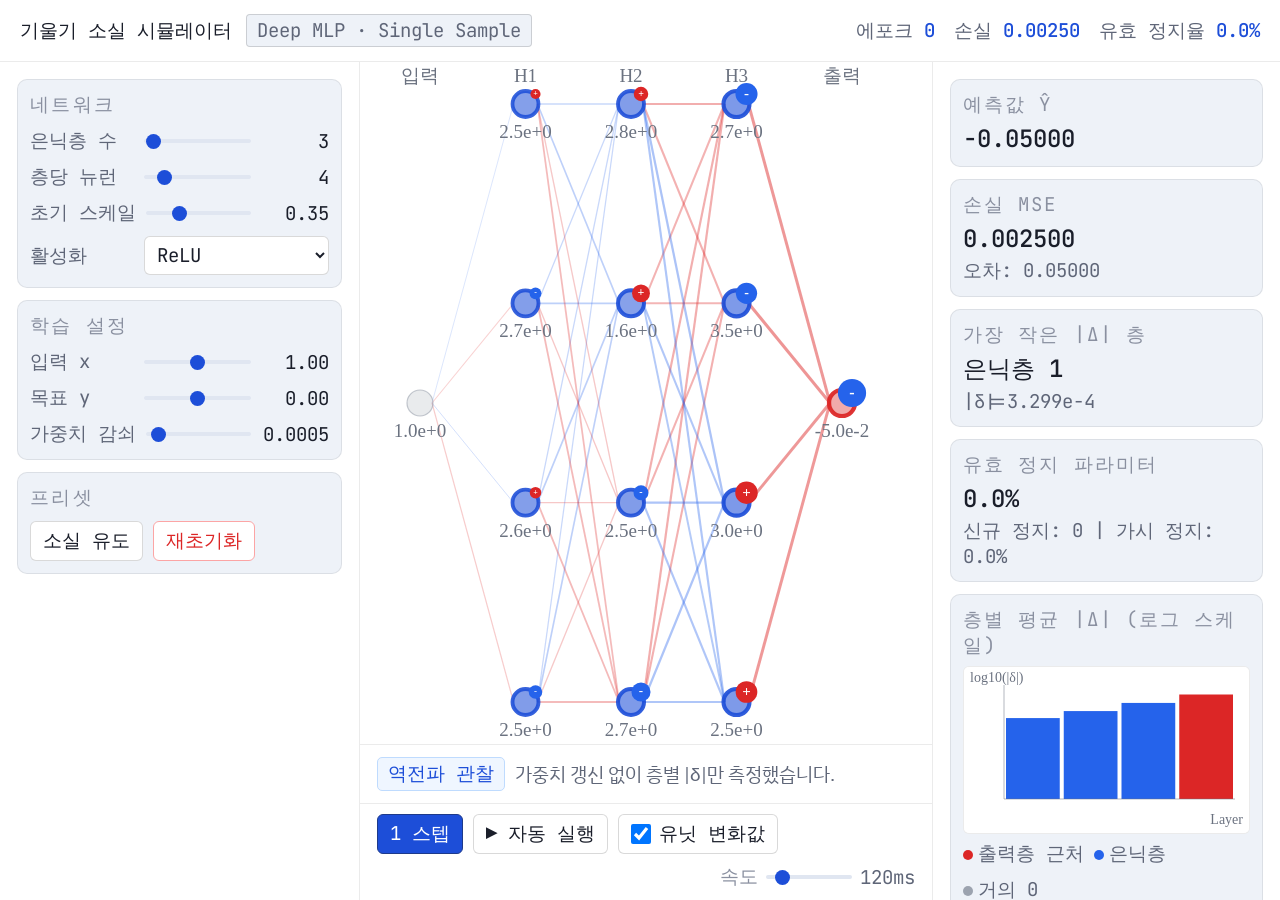
<file: examples/vanishing-gradient-simulator.html>
﻿<!DOCTYPE html>
<html lang="ko">
<head>
<meta charset="UTF-8">
<meta name="viewport" content="width=device-width, initial-scale=1.0">
<title>기울기 소실 시뮬레이터</title>
<style>
@import url('https://fonts.googleapis.com/css2?family=JetBrains+Mono:wght@300;400;500&family=IBM+Plex+Sans+KR:wght@300;400;500&display=swap');

:root {
  --bg: #f7f8fc;
  --bg2: #ffffff;
  --bg3: #eef2f8;
  --bg4: #e0e6f1;
  --border: rgba(0, 0, 0, 0.08);
  --border2: rgba(0, 0, 0, 0.15);
  --text: #1a1e2a;
  --muted: #8a90a0;
  --muted2: #5f6678;
  --accent: #1d4ed8;
  --accent2: #1e3a8a;
  --amber: #b45309;
  --coral: #dc2626;
  --mono: 'JetBrains Mono', monospace;
  --sans: 'IBM Plex Sans KR', sans-serif;
  --font-ui: 19px;
  --font-ui-lg: 24px;
}

* { box-sizing: border-box; margin: 0; padding: 0; }
html, body { height: 100%; }
body {
  background: var(--bg);
  color: var(--text);
  font-family: var(--sans);
  display: grid;
  grid-template-rows: 62px 1fr;
  min-height: 100vh;
  overflow: hidden;
}

header {
  background: var(--bg2);
  border-bottom: 1px solid var(--border);
  padding: 0 20px;
  display: flex;
  align-items: center;
  gap: 14px;
}
header h1 { font-family: var(--mono); font-size: var(--font-ui); font-weight: 500; }
.badge {
  font-family: var(--mono);
  font-size: var(--font-ui);
  border: 1px solid var(--border2);
  background: var(--bg3);
  color: var(--muted2);
  border-radius: 4px;
  padding: 3px 10px;
}
.hstats { margin-left: auto; display: flex; gap: 19px; flex-wrap: wrap; }
.hstat { font-family: var(--mono); font-size: var(--font-ui); color: var(--muted2); }
.hstat b { color: var(--accent); font-weight: 500; }

.layout { display: grid; grid-template-columns: 360px 1fr 348px; min-height: 0; }
.panel { background: var(--bg2); overflow-y: auto; min-height: 0; }
.panel::-webkit-scrollbar { width: 5px; }
.panel::-webkit-scrollbar-thumb { background: var(--bg4); border-radius: 2px; }
.lpanel { border-right: 1px solid var(--border); padding: 17px; display: flex; flex-direction: column; gap: 12px; }
.rpanel { border-left: 1px solid var(--border); padding: 17px; display: flex; flex-direction: column; gap: 12px; }

.card { background: var(--bg3); border: 1px solid var(--border); border-radius: 10px; padding: 12px; }
.sec-title {
  font-family: var(--mono);
  font-size: var(--font-ui);
  letter-spacing: 0.12em;
  color: var(--muted);
  text-transform: uppercase;
  margin-bottom: 10px;
}
.row { display: flex; align-items: center; gap: 10px; margin-bottom: 10px; min-width: 0; }
.row:last-child { margin-bottom: 0; }
.lbl { min-width: 104px; font-family: var(--mono); font-size: var(--font-ui); color: var(--muted2); flex: 0 0 auto; }
.val { min-width: 68px; text-align: right; font-family: var(--mono); font-size: var(--font-ui); flex: 0 0 68px; white-space: nowrap; overflow: hidden; text-overflow: clip; }

input[type=range] {
  flex: 1;
  min-width: 0;
  -webkit-appearance: none;
  appearance: none;
  height: 4px;
  background: var(--bg4);
  border-radius: 999px;
}
input[type=range]::-webkit-slider-thumb {
  -webkit-appearance: none;
  appearance: none;
  width: 15px;
  height: 15px;
  border-radius: 50%;
  background: var(--accent);
  cursor: pointer;
}
select {
  flex: 1;
  border: 1px solid var(--border2);
  border-radius: 6px;
  background: var(--bg2);
  color: var(--text);
  font-size: var(--font-ui);
  font-family: var(--mono);
  padding: 5px 8px;
}
.tip {
  font-family: var(--mono);
  font-size: var(--font-ui);
  color: var(--muted2);
  background: var(--bg2);
  border-left: 3px solid var(--accent);
  border-radius: 6px;
  padding: 9px 11px;
  line-height: 1.55;
}

.main { min-width: 0; display: flex; flex-direction: column; min-height: 0; height: 100%; }
.canvas-wrap { flex: 1; min-height: 0; position: relative; background: #fff; }
#nnc { width: 100%; height: 100%; display: block; }

.phase-bar {
  border-top: 1px solid var(--border);
  background: var(--bg2);
  padding: 12px 17px;
  display: flex;
  gap: 10px;
  align-items: center;
  flex-wrap: wrap;
}
.pill {
  border: 1px solid #bfdbfe;
  background: #eff6ff;
  color: var(--accent);
  border-radius: 5px;
  padding: 3px 10px;
  font-family: var(--mono);
  font-size: var(--font-ui);
}
.controls {
  border-top: 1px solid var(--border);
  background: var(--bg2);
  padding: 10px 17px;
  display: flex;
  align-items: center;
  gap: 10px;
  flex-wrap: wrap;
}
.btn {
  font-family: var(--mono);
  font-size: var(--font-ui);
  border: 1px solid var(--border2);
  background: var(--bg2);
  color: var(--text);
  border-radius: 6px;
  padding: 6px 12px;
  cursor: pointer;
}
.btn:hover { background: var(--bg3); }
.btn.primary { background: var(--accent); color: #fff; border-color: var(--accent2); }
.btn.primary:hover { background: var(--accent2); }
.btn.warn { background: #fffbeb; color: var(--amber); border-color: #fcd34d; }
.btn.danger { color: var(--coral); border-color: #fca5a5; }
.speed-wrap { margin-left: auto; display: flex; align-items: center; gap: 8px; }

.mcard { background: var(--bg3); border: 1px solid var(--border); border-radius: 10px; padding: 12px; }
.mlbl { font-family: var(--mono); font-size: var(--font-ui); letter-spacing: 0.11em; color: var(--muted); text-transform: uppercase; margin-bottom: 5px; }
.mval { font-family: var(--mono); font-size: var(--font-ui-lg); font-weight: 500; }
.msub { margin-top: 4px; font-family: var(--mono); font-size: var(--font-ui); color: var(--muted2); }

#layer-chart, #delta-map {
  width: 100%;
  display: block;
  background: var(--bg2);
  border: 1px solid var(--border);
  border-radius: 6px;
}
#layer-chart { height: 168px; }
#delta-map { height: 204px; }

.log-box {
  background: var(--bg2);
  border: 1px solid var(--border);
  border-radius: 8px;
  padding: 10px;
  min-height: 120px;
  max-height: 216px;
  overflow-y: auto;
  font-family: var(--mono);
  font-size: var(--font-ui);
  color: var(--muted2);
  line-height: 1.8;
}
.log-box::-webkit-scrollbar { width: 3px; }
.log-box::-webkit-scrollbar-thumb { background: var(--bg4); }

.legend { display: flex; gap: 10px; flex-wrap: wrap; font-family: var(--mono); font-size: var(--font-ui); color: var(--muted2); }
.legend span::before { content: ''; width: 10px; height: 10px; display: inline-block; border-radius: 50%; margin-right: 5px; }
.legend .out::before { background: #dc2626; }
.legend .hidden::before { background: #2563eb; }
.legend .tiny::before { background: #9ca3af; }

@media (max-width: 1180px) {
  body { grid-template-rows: auto 1fr; overflow: auto; }
  .layout { grid-template-columns: 1fr; grid-template-rows: auto 560px auto; }
  .lpanel, .rpanel { border: none; border-top: 1px solid var(--border); }
  .speed-wrap { margin-left: 0; }
}

@media (max-width: 760px) {
  .layout { grid-template-rows: auto minmax(420px, 58vh) auto; }
  .lpanel, .rpanel { padding: 12px; }

  /* Keep chart readable on narrow viewports: allow horizontal scroll instead of clipping. */
  .rpanel .mcard { overflow-x: auto; }

  #layer-chart {
    min-width: 320px;
    height: min(48vw, 220px);
    min-height: 170px;
  }

  #delta-map {
    min-width: 320px;
    height: min(56vw, 260px);
    min-height: 200px;
  }
}
</style>
</head>
<body>
<header>
  <h1>기울기 소실 시뮬레이터</h1>
  <span class="badge">Deep MLP · Single Sample</span>
  <div class="hstats">
    <span class="hstat">에포크 <b id="h-epoch">0</b></span>
    <span class="hstat">손실 <b id="h-loss">—</b></span>
    <span class="hstat">유효 정지율 <b id="h-lock">0%</b></span>
  </div>
</header>

<div class="layout">
  <aside class="panel lpanel">
    <div class="card">
      <div class="sec-title">네트워크</div>
      <div class="row"><span class="lbl">은닉층 수</span><input id="depth" type="range" min="2" max="46" step="1" value="3"><span class="val" id="depth-v">3</span></div>
      <div class="row"><span class="lbl">층당 뉴런</span><input id="width" type="range" min="2" max="16" step="1" value="4"><span class="val" id="width-v">4</span></div>
      <div class="row"><span class="lbl">초기 스케일</span><input id="init-scale" type="range" min="0.01" max="1.2" step="0.01" value="0.35"><span class="val" id="init-scale-v">0.35</span></div>
      <div class="row"><span class="lbl">활성화</span>
        <select id="act-h">
          <option value="sigmoid">Sigmoid</option>
          <option value="tanh">Tanh</option>
          <option value="relu" selected>ReLU</option>
          <option value="linear">Linear</option>
        </select>
      </div>
    </div>

    <div class="card">
      <div class="sec-title">학습 설정</div>
      <div class="row"><span class="lbl">입력 x</span><input id="x" type="range" min="-100000" max="100000" step="1" value="1"><span class="val" id="x-v">1.00</span></div>
      <div class="row"><span class="lbl">목표 y</span><input id="target" type="range" min="-2" max="2" step="0.05" value="0"><span class="val" id="target-v">0.00</span></div>
      <div class="row"><span class="lbl">가중치 감쇠</span><input id="wd" type="range" min="0" max="0.01" step="0.0001" value="0.0005"><span class="val" id="wd-v">0.0005</span></div>
    </div>

    <div class="card">
      <div class="sec-title">프리셋</div>
      <div class="row" style="margin-bottom: 0;">
        <button class="btn" onclick="presetVanishing()">소실 유도</button>
        <button class="btn danger" onclick="resetNet()">재초기화</button>
      </div>
    </div>
  </aside>

  <main class="main">
    <div class="canvas-wrap"><canvas id="nnc"></canvas></div>
    <div class="phase-bar">
      <span class="pill" id="phase">대기</span>
      <span id="phase-desc" style="font-size:19px;color:var(--muted2);">스텝 실행으로 층별 기울기 변화와 유효 정지 진행을 확인하세요.</span>
    </div>
    <div class="controls">
      <button class="btn primary" onclick="stepTrain()">1 스텝</button>
      <button class="btn" id="run-btn" onclick="toggleRun()">▶ 자동 실행</button>
      <label class="btn" style="display:flex;align-items:center;gap:8px;">
        <input id="show-unit-delta" type="checkbox" checked style="width:20px;height:20px;">
        유닛 변화값
      </label>
      <div class="speed-wrap">
        <span style="font-family:var(--mono);font-size:19px;color:var(--muted);">속도</span>
        <input id="speed" type="range" min="20" max="800" step="20" value="120" style="width:86px">
        <span style="font-family:var(--mono);font-size:19px;color:var(--muted2);" id="speed-v">120ms</span>
      </div>
    </div>
  </main>

  <aside class="panel rpanel">
    <div class="mcard"><div class="mlbl">예측값 ŷ</div><div class="mval" id="m-pred">—</div></div>
    <div class="mcard"><div class="mlbl">손실 MSE</div><div class="mval" id="m-loss">—</div><div class="msub" id="m-loss-sub">—</div></div>
    <div class="mcard"><div class="mlbl">가장 작은 |δ| 층</div><div class="mval" id="m-weak">—</div><div class="msub" id="m-weak-sub"></div></div>
    <div class="mcard"><div class="mlbl">유효 정지 파라미터</div><div class="mval" id="m-lock">0%</div><div class="msub" id="m-lock-sub">신규 정지: 0</div></div>

    <div class="mcard" style="padding:12px;">
      <div class="mlbl" style="margin-bottom:7px;">층별 평균 |δ| (로그 스케일)</div>
      <canvas id="layer-chart" height="168"></canvas>
      <div class="legend" style="margin-top:7px;">
        <span class="out">출력층 근처</span><span class="hidden">은닉층</span><span class="tiny">거의 0</span>
      </div>
      <div class="msub" style="margin-top:7px;">노드 광도/링/배지 = 유닛별 |δ| 강도, 회색 엣지 = 유효 정지 상태</div>
    </div>

    <div class="mcard" style="padding:12px;">
      <div class="mlbl" style="margin-bottom:7px;">유닛별 |δ| 히트맵</div>
      <canvas id="delta-map" height="204"></canvas>
      <div class="msub">행=층, 열=유닛. 어두울수록 소실.</div>
    </div>

    <div class="mcard" style="padding:12px;">
      <div class="mlbl" style="margin-bottom:7px;">로그</div>
      <div class="log-box" id="log">대기 중...</div>
    </div>
  </aside>
</div>

<script>
let weights = [];
let biases = [];
let freezeW = [];
let freezeB = [];
let tinyWCount = [];
let tinyBCount = [];

let epoch = 0;
let running = false;
let runTimer = null;
let lastFwd = null;
let prevFwd = null;
let lastGrads = null;
let lastStats = null;
let lastLossValue = null;
let stallCount = 0;
let lastLockInfo = { totalParams: 0, lockedParams: 0, lockRatio: 0, newLocks: 0, allLocked: false };
const LOCK_WARMUP_EPOCHS = 6;
const MIN_LOCK_RATIO_TO_STOP_LOSS = 0.98;
const MIN_LOCK_RATIO_TO_STOP_STALL = 0.95;
const FIXED_LR = 0.003;
const FIXED_SAT_BIAS = 2.8;
const FIXED_DELTA_GAIN = 1.8;
const FIXED_LOSS_FLOOR = 1e-10;
const FIXED_STALL_EPS = 1e-9;
const FIXED_STALL_PATIENCE = 8;
const FIXED_LOCK_GRAD = 1.5e-6;

const nnc = document.getElementById('nnc');
const ctx = nnc.getContext('2d');
const layerChart = document.getElementById('layer-chart');
const lctx = layerChart.getContext('2d');
const deltaMap = document.getElementById('delta-map');
const dctx = deltaMap.getContext('2d');

function getDepth() { return +document.getElementById('depth').value; }
function getWidth() { return +document.getElementById('width').value; }
function getInitScale() { return +document.getElementById('init-scale').value; }
function getX() { return +document.getElementById('x').value; }
function getTarget() { return +document.getElementById('target').value; }
function getLR() { return FIXED_LR; }
function getWD() { return +document.getElementById('wd').value; }
function getAct() { return document.getElementById('act-h').value; }
function getSatBias() { return FIXED_SAT_BIAS; }
function getSpeed() { return +document.getElementById('speed').value; }
function showUnitDelta() {
  const el = document.getElementById('show-unit-delta');
  return !!(el && el.checked);
}
function getDeltaGain() { return FIXED_DELTA_GAIN; }
function getLossFloor() { return FIXED_LOSS_FLOOR; }
function getStallEps() { return FIXED_STALL_EPS; }
function getStallPatience() { return FIXED_STALL_PATIENCE; }
function getLockGrad() { return FIXED_LOCK_GRAD; }

function makeArch() {
  const arch = [1];
  for (let i = 0; i < getDepth(); i++) arch.push(getWidth());
  arch.push(1);
  return arch;
}

function rnd(scale) { return (Math.random() * 2 - 1) * scale; }

function actFn(x, fn) {
  if (fn === 'sigmoid') return 1 / (1 + Math.exp(-Math.max(-60, Math.min(60, x))));
  if (fn === 'tanh') return Math.tanh(x);
  if (fn === 'relu') return Math.max(0, x);
  return x;
}

function actFnD(x, fn) {
  if (fn === 'sigmoid') { const s = actFn(x, fn); return s * (1 - s); }
  if (fn === 'tanh') { const t = Math.tanh(x); return 1 - t * t; }
  if (fn === 'relu') return x > 0 ? 1 : 0;
  return 1;
}

function deltaAbsToNorm(absDelta, gain) {
  const x = Math.max(1e-12, Math.min(1, absDelta));
  const base = (Math.log10(x) + 12) / 12;
  return Math.pow(base, 1 / Math.max(0.2, gain));
}

function initNet() {
  const arch = makeArch();
  const scale = getInitScale();
  const sat = getSatBias();

  weights = [];
  biases = [];
  freezeW = [];
  freezeB = [];
  tinyWCount = [];
  tinyBCount = [];

  for (let l = 1; l < arch.length; l++) {
    const fanIn = arch[l - 1];
    const wL = [], bL = [];
    const fwL = [], fbL = [];
    const twL = [], tbL = [];

    for (let i = 0; i < arch[l]; i++) {
      const row = [];
      for (let j = 0; j < fanIn; j++) row.push(rnd(scale / Math.sqrt(Math.max(1, fanIn))));
      wL.push(row);
      fwL.push(Array(fanIn).fill(false));
      twL.push(Array(fanIn).fill(0));

      const isHidden = l < arch.length - 1;
      bL.push(isHidden ? rnd(scale * 0.2) + sat : 0);
      fbL.push(false);
      tbL.push(0);
    }

    weights.push(wL);
    biases.push(bL);
    freezeW.push(fwL);
    freezeB.push(fbL);
    tinyWCount.push(twL);
    tinyBCount.push(tbL);
  }

  epoch = 0;
  lastFwd = null;
  prevFwd = null;
  lastGrads = null;
  lastStats = null;
  lastLossValue = null;
  stallCount = 0;
  lastLockInfo = { totalParams: 0, lockedParams: 0, lockRatio: 0, newLocks: 0, allLocked: false };

  document.getElementById('h-epoch').textContent = '0';
  document.getElementById('h-loss').textContent = '—';
  document.getElementById('h-lock').textContent = '0%';
  document.getElementById('m-lock').textContent = '0%';
  document.getElementById('m-lock-sub').textContent = '신규 정지: 0';

  setPhase('초기화', '네트워크가 재초기화되었습니다.');
  addLog('네트워크 초기화 완료.');
  render();
}

function forward(x) {
  const act = getAct();
  const acts = [[x]], zs = [];

  for (let l = 0; l < weights.length; l++) {
    const prev = acts[acts.length - 1];
    const z = [], a = [];
    const isOutput = l === weights.length - 1;

    for (let i = 0; i < weights[l].length; i++) {
      let s = biases[l][i];
      for (let j = 0; j < prev.length; j++) s += weights[l][i][j] * prev[j];
      z.push(s);
      a.push(isOutput ? s : actFn(s, act));
    }
    zs.push(z);
    acts.push(a);
  }

  return { acts, zs, output: acts[acts.length - 1][0] };
}

function backward(fwd, target) {
  const act = getAct();
  const dW = weights.map(layer => layer.map(node => node.map(() => 0)));
  const dB = biases.map(layer => layer.map(() => 0));
  const deltas = weights.map(layer => layer.map(() => 0));

  let delta = [2 * (fwd.output - target)];

  for (let l = weights.length - 1; l >= 0; l--) {
    const newDelta = Array(weights[l][0].length).fill(0);
    const isOutput = l === weights.length - 1;

    for (let i = 0; i < weights[l].length; i++) {
      const local = isOutput ? delta[i] : delta[i] * actFnD(fwd.zs[l][i], act);
      deltas[l][i] = local;
      dB[l][i] = local;

      for (let j = 0; j < weights[l][i].length; j++) {
        dW[l][i][j] = local * fwd.acts[l][j];
        newDelta[j] += local * weights[l][i][j];
      }
    }
    delta = newDelta;
  }

  return { dW, dB, deltas };
}

function applyGrads(grads) {
  const lr = getLR();
  const wd = getWD();
  const lockGrad = getLockGrad();
  const effPatience = Math.max(2, Math.floor(getStallPatience() / 2));

  let totalParams = 0;
  let lockedParams = 0;
  let newLocks = 0;

  for (let l = 0; l < weights.length; l++) {
    for (let i = 0; i < weights[l].length; i++) {
      totalParams++;
      const prevFB = freezeB[l][i];
      const bStep = Math.abs(lr * grads.dB[l][i]);
      tinyBCount[l][i] = (epoch >= LOCK_WARMUP_EPOCHS && bStep <= lockGrad) ? (tinyBCount[l][i] + 1) : 0;
      freezeB[l][i] = tinyBCount[l][i] >= effPatience;
      if (!prevFB && freezeB[l][i]) newLocks++;
      if (freezeB[l][i]) lockedParams++;
      biases[l][i] -= lr * grads.dB[l][i];

      for (let j = 0; j < weights[l][i].length; j++) {
        totalParams++;
        const prevFW = freezeW[l][i][j];
        const wStep = Math.abs(lr * grads.dW[l][i][j]);
        tinyWCount[l][i][j] = (epoch >= LOCK_WARMUP_EPOCHS && wStep <= lockGrad) ? (tinyWCount[l][i][j] + 1) : 0;
        freezeW[l][i][j] = tinyWCount[l][i][j] >= effPatience;
        if (!prevFW && freezeW[l][i][j]) newLocks++;
        if (freezeW[l][i][j]) lockedParams++;

        const g = grads.dW[l][i][j] + wd * weights[l][i][j];
        weights[l][i][j] -= lr * g;
        weights[l][i][j] = Math.max(-50, Math.min(50, weights[l][i][j]));
      }
    }
  }

  return {
    totalParams,
    lockedParams,
    lockRatio: totalParams > 0 ? lockedParams / totalParams : 0,
    newLocks,
    allLocked: totalParams > 0 && lockedParams === totalParams
  };
}

function layerDeltaStats(deltas) {
  const means = deltas.map(layer => {
    const sum = layer.reduce((a, b) => a + Math.abs(b), 0);
    return sum / Math.max(1, layer.length);
  });

  const output = means[means.length - 1] || 0;
  const earliestHidden = means[0] || 0;
  const ratio = output > 1e-12 ? earliestHidden / output : 0;

  let weakIdx = 0;
  let weakVal = means[0] || 0;
  for (let i = 1; i < means.length; i++) {
    if (means[i] < weakVal) {
      weakVal = means[i];
      weakIdx = i;
    }
  }

  return { means, ratio, weakIdx, weakVal };
}

function getVisibleLockRatio() {
  if (!weights.length) return 0;
  let total = 0;
  let locked = 0;

  for (let l = 0; l < weights.length; l++) {
    const rows = Math.min(weights[l].length, 8);
    const cols = Math.min(weights[l][0].length, 8);
    for (let i = 0; i < rows; i++) {
      total++;
      if (freezeB[l][i]) locked++;
      for (let j = 0; j < cols; j++) {
        total++;
        if (freezeW[l][i][j]) locked++;
      }
    }
  }

  return total > 0 ? locked / total : 0;
}

function setPhase(tag, desc) {
  document.getElementById('phase').textContent = tag;
  document.getElementById('phase-desc').textContent = desc;
}

function addLog(message, cls) {
  const box = document.getElementById('log');
  const span = document.createElement('span');
  span.textContent = message + '\n';
  if (cls === 'warn') span.style.color = '#b45309';
  box.insertBefore(span, box.firstChild);
  if (box.children.length > 100) box.removeChild(box.lastChild);
}

function updateMetrics(loss, fwd, stats, updateEpoch, lockInfo) {
  document.getElementById('m-pred').textContent = fwd.output.toFixed(5);
  document.getElementById('m-loss').textContent = loss.toFixed(6);
  document.getElementById('m-loss-sub').textContent = loss < 0.0001 ? '거의 수렴' : `오차: ${Math.abs(fwd.output - getTarget()).toFixed(5)}`;

  const layerLabel = stats.weakIdx === stats.means.length - 1 ? '출력층' : `은닉층 ${stats.weakIdx + 1}`;
  document.getElementById('m-weak').textContent = layerLabel;
  document.getElementById('m-weak-sub').textContent = `|δ|=${stats.weakVal.toExponential(3)}`;

  if (updateEpoch) document.getElementById('h-epoch').textContent = String(epoch);
  document.getElementById('h-loss').textContent = loss.toFixed(5);

  const info = lockInfo || lastLockInfo;
  const pct = ((info.lockRatio || 0) * 100).toFixed(1) + '%';
  const visPct = (getVisibleLockRatio() * 100).toFixed(1) + '%';
  document.getElementById('h-lock').textContent = pct;
  document.getElementById('m-lock').textContent = pct;
  document.getElementById('m-lock-sub').textContent = `신규 정지: ${info.newLocks || 0} | 가시 정지: ${visPct}`;

  if (stats.ratio < 1e-3) addLog('기울기 소실 경고: 초기층으로 전달되는 δ가 매우 작습니다.', 'warn');
}

function stopByReason(reason, loss, fwd, grads, stats) {
  lastFwd = fwd;
  lastGrads = grads;
  lastStats = stats;
  updateMetrics(loss, fwd, stats, false, lastLockInfo);
  setPhase('학습 정지', reason);
  addLog(reason, 'warn');
  if (running) stopRun();
  render();
}

function singleProbe() {
  const oldFwd = lastFwd;
  const fwd = forward(getX());
  const grads = backward(fwd, getTarget());
  const loss = (fwd.output - getTarget()) ** 2;
  const stats = layerDeltaStats(grads.deltas);

  prevFwd = oldFwd;
  lastFwd = fwd;
  lastGrads = grads;
  lastStats = stats;

  setPhase('역전파 관찰', '가중치 갱신 없이 층별 |δ|만 측정했습니다.');
  updateMetrics(loss, fwd, stats, false, lastLockInfo);
  render();
}

function stepTrain() {
  const oldFwd = lastFwd;
  const fwd = forward(getX());
  const grads = backward(fwd, getTarget());
  const loss = (fwd.output - getTarget()) ** 2;
  const stats = layerDeltaStats(grads.deltas);

  const lossFloor = getLossFloor();
  const stallEps = getStallEps();
  const stallPatience = getStallPatience();

  const preLockRatio = lastLockInfo.lockRatio || 0;

  if (loss <= lossFloor && preLockRatio >= MIN_LOCK_RATIO_TO_STOP_LOSS) {
    stopByReason(`손실이 거의 0입니다 (L=${loss.toExponential(2)}). 에포크 진행을 중단합니다.`, loss, fwd, grads, stats);
    return;
  }

  if (lastLossValue !== null && Math.abs(lastLossValue - loss) <= stallEps) {
    stallCount++;
    if (stallCount >= stallPatience && preLockRatio >= MIN_LOCK_RATIO_TO_STOP_STALL) {
      stopByReason(`손실 변화가 ${stallPatience}회 연속 매우 작습니다 (|ΔL|<=${stallEps.toExponential(1)}).`, loss, fwd, grads, stats);
      return;
    }
  } else {
    stallCount = 0;
  }

  lastLossValue = loss;
  const lockInfo = applyGrads(grads);
  lastLockInfo = lockInfo;

  if (lockInfo.newLocks > 0) {
    addLog(`유효 정지 +${lockInfo.newLocks} (누적 ${(lockInfo.lockRatio * 100).toFixed(1)}%)`, 'warn');
  }

  if (lockInfo.allLocked) {
    stopByReason(`대부분 파라미터의 업데이트가 매우 작습니다 (loss=${loss.toFixed(6)}). 기울기 소실로 인한 정체를 관찰했습니다.`, loss, fwd, grads, stats);
    return;
  }

  epoch++;
  prevFwd = oldFwd;
  lastFwd = fwd;
  lastGrads = grads;
  lastStats = stats;

  setPhase('학습 스텝', `에포크 ${epoch} 업데이트 완료`);
  updateMetrics(loss, fwd, stats, true, lockInfo);
  addLog(`[${epoch}] L=${loss.toFixed(6)} | ratio=${stats.ratio.toExponential(2)} | lock=${(lockInfo.lockRatio * 100).toFixed(1)}%`);
  render();
}

function toggleRun() {
  running = !running;
  const btn = document.getElementById('run-btn');
  if (running) {
    btn.textContent = '■ 정지';
    btn.className = 'btn warn';
    runTimer = setInterval(stepTrain, getSpeed());
  } else {
    stopRun();
  }
}

function stopRun() {
  running = false;
  clearInterval(runTimer);
  document.getElementById('run-btn').textContent = '▶ 자동 실행';
  document.getElementById('run-btn').className = 'btn';
}

function setSlider(id, value, dec) {
  const el = document.getElementById(id);
  if (!el) return;
  el.value = String(value);
  const out = document.getElementById(id + '-v');
  if (!out) return;
  if (id === 'loss-floor' || id === 'stall-eps' || id === 'lock-grad') out.textContent = (+value).toExponential(1);
  else out.textContent = (+value).toFixed(dec);
}

function presetVanishing() {
  setSlider('depth', 32, 0);
  setSlider('width', 3, 0);
  setSlider('init-scale', 0.35, 2);
  document.getElementById('act-h').value = 'sigmoid';
  setSlider('wd', 0.00001, 4);
  setSlider('x', 100000, 2);
  setSlider('target', -2.0, 2);
  resetNet();
  setPhase('소실 프리셋', '깊은 Sigmoid 포화 조건에서 앞단으로 갈수록 업데이트가 작아지는(유효 정지) 현상을 관찰합니다.');
}

function resizeNN() {
  const dpr = window.devicePixelRatio || 1;
  const wrap = nnc.parentElement;
  nnc.width = Math.max(320, wrap.clientWidth) * dpr;
  nnc.height = Math.max(300, wrap.clientHeight) * dpr;
  ctx.setTransform(1, 0, 0, 1, 0, 0);
  ctx.scale(dpr, dpr);
}

function drawNetwork() {
  resizeNN();
  const W = nnc.width / (window.devicePixelRatio || 1);
  const H = nnc.height / (window.devicePixelRatio || 1);
  ctx.clearRect(0, 0, W, H);
  ctx.fillStyle = '#ffffff';
  ctx.fillRect(0, 0, W, H);

  const arch = makeArch();
  const padL = 60, padR = 90, padY = 42;
  const xSpan = W - padL - padR;
  const ySpan = H - padY * 2;
  const layerX = arch.map((_, i) => padL + (xSpan * i) / (arch.length - 1));
  const points = arch.map((n, l) => {
    const showN = Math.min(n, 8);
    return Array.from({ length: showN }, (_, i) => ({ x: layerX[l], y: padY + (showN === 1 ? ySpan / 2 : (ySpan * i) / (showN - 1)) }));
  });

  for (let l = 0; l < weights.length; l++) {
    const rows = Math.min(weights[l].length, points[l + 1].length);
    const cols = Math.min(weights[l][0].length, points[l].length);
    for (let i = 0; i < rows; i++) {
      for (let j = 0; j < cols; j++) {
        const from = points[l][j], to = points[l + 1][i];
        
        // 실제 전달되는 그래디언트 강도 사용 (역전파 기울기)
        const grad = lastGrads && lastGrads.dW && lastGrads.dW[l] && lastGrads.dW[l][i] && lastGrads.dW[l][i][j]
          ? lastGrads.dW[l][i][j]
          : 0;
        const gradMag = Math.abs(grad);
        // 로그 스케일로 정규화 (더 극적인 감마값 0.25 사용)
        const m = deltaAbsToNorm(gradMag, 0.25);
        
        ctx.strokeStyle = grad >= 0
          ? `rgba(37,99,235,${0.1 + 0.45 * m})`
          : `rgba(220,38,38,${0.1 + 0.45 * m})`;
        ctx.lineWidth = 0.2 + 3.3 * m;
        ctx.beginPath();
        ctx.moveTo(from.x + 12, from.y);
        ctx.lineTo(to.x - 12, to.y);
        ctx.stroke();
      }
    }
  }

  const deltaGain = getDeltaGain();
  for (let l = 0; l < points.length; l++) {
    for (let i = 0; i < points[l].length; i++) {
      const p = points[l][i];
      const isInput = l === 0;
      const isOutput = l === points.length - 1;
      const val = lastFwd ? lastFwd.acts[l][Math.min(i, lastFwd.acts[l].length - 1)] : 0;
      const prevVal = prevFwd && prevFwd.acts && prevFwd.acts[l]
        ? prevFwd.acts[l][Math.min(i, prevFwd.acts[l].length - 1)]
        : null;
      const vNorm = Math.min(1, Math.abs(val) / 2);

      let d = 0, dNorm = 0, dVisual = 0, dAvgNorm = 0;
      let unitFrozen = false;
      if (l > 0 && lastGrads && lastGrads.deltas[l - 1]) {
        const li = l - 1;
        const ui = Math.min(i, lastGrads.deltas[li].length - 1);
        d = lastGrads.deltas[li][ui];
        dNorm = deltaAbsToNorm(Math.abs(d), 1);
        dVisual = deltaAbsToNorm(Math.abs(d), deltaGain);
        if (lastGrads.dW && lastGrads.dW[li] && lastGrads.dW[li][ui]) {
          const row = lastGrads.dW[li][ui];
          let sumAbs = 0;
          for (let k = 0; k < row.length; k++) sumAbs += Math.abs(row[k]);
          const meanAbs = sumAbs / Math.max(1, row.length);
          // 뱃지 크기는 더 극적으로 줄어들도록 로그 압축을 강하게 적용
          dAvgNorm = deltaAbsToNorm(meanAbs, 0.35);
        }
        if (freezeB[li] && freezeW[li] && freezeB[li][i] !== undefined) {
          const inCount = freezeW[li][i] ? freezeW[li][i].length : 0;
          unitFrozen = freezeB[li][i] && inCount > 0 && freezeW[li][i].every(Boolean);
        }
      }

      const base = isInput ? '156,163,175' : (isOutput ? '220,38,38' : '29,78,216');


      ctx.beginPath();
      ctx.arc(p.x, p.y, 13, 0, Math.PI * 2);
      ctx.fillStyle = unitFrozen
        ? 'rgba(156,163,175,0.35)'
        : `rgba(${base},${0.12 + 0.2 * vNorm + 0.28 * dVisual})`;
      ctx.fill();
      ctx.strokeStyle = unitFrozen ? 'rgba(107,114,128,0.9)' : `rgba(${base},${0.6 + 0.35 * dVisual})`;
      ctx.lineWidth = unitFrozen ? 2.8 : (1.2 + 3.2 * dVisual);
      ctx.stroke();

      if (l > 0 && lastGrads && lastGrads.deltas[l - 1]) {
        const badgeX = p.x + 10, badgeY = p.y - 10;
        const tiny = dAvgNorm < 0.01;
        const badgeR = 0.05 + 16 * dAvgNorm;
        ctx.beginPath();
        ctx.arc(badgeX, badgeY, badgeR, 0, Math.PI * 2);
        ctx.fillStyle = tiny ? '#9ca3af' : (d >= 0 ? '#dc2626' : '#2563eb');
        ctx.fill();
        if (badgeR >= 4) {
          ctx.fillStyle = '#fff';
          ctx.font = `bold ${Math.max(8, Math.min(16, Math.floor(badgeR * 1.4)))}px JetBrains Mono`;
          ctx.textAlign = 'center';
          ctx.fillText(tiny ? '0' : (d >= 0 ? '+' : '-'), badgeX, badgeY + Math.min(5, badgeR * 0.35));
        }
      }

      if (showUnitDelta()) {
        const isTiny = Math.abs(val) < 1e-6;
        const txt = isTiny ? '0' : `${val.toExponential(1)}`;
        ctx.fillStyle = isTiny ? '#6b7280' : '#6b7280';
        ctx.font = '19px JetBrains Mono';
        ctx.textAlign = 'center';
        ctx.fillText(txt, p.x, p.y + 34);
      }
    }
  }

  ctx.fillStyle = '#6b7280';
  ctx.font = '19px JetBrains Mono';
  ctx.textAlign = 'center';
  arch.forEach((_, i) => {
    const label = i === 0 ? '입력' : (i === arch.length - 1 ? '출력' : `H${i}`);
    ctx.fillText(label, layerX[i], 20);
  });
}

function drawLayerChart() {
  const dpr = window.devicePixelRatio || 1;
  const W = layerChart.clientWidth || 240;
  const H = Math.max(140, layerChart.clientHeight || 168);
  const fz = Math.max(12, Math.min(17, Math.floor(W / 20)));
  layerChart.width = W * dpr;
  layerChart.height = H * dpr;
  lctx.setTransform(1, 0, 0, 1, 0, 0);
  lctx.scale(dpr, dpr);

  lctx.clearRect(0, 0, W, H);
  lctx.fillStyle = '#ffffff';
  lctx.fillRect(0, 0, W, H);

  if (!lastStats || !lastStats.means.length) {
    lctx.fillStyle = '#6b7280';
    lctx.font = `${fz}px JetBrains Mono`;
    lctx.fillText('아직 데이터가 없습니다.', 10, Math.max(24, fz + 8));
    return;
  }

  const vals = lastStats.means.map(v => Math.log10(Math.max(v, 1e-12)));
  const vMin = Math.min(...vals, -12);
  const vMax = Math.max(...vals, 0);
  const range = Math.max(1e-6, vMax - vMin);

  const pad = { l: Math.max(40, fz * 2.2), r: Math.max(12, fz), t: Math.max(18, fz + 4), b: Math.max(34, fz * 2.1) };
  const plotW = W - pad.l - pad.r;
  const plotH = H - pad.t - pad.b;
  const n = vals.length;
  const bw = Math.max(3, (plotW / Math.max(1, n)) - 4);

  for (let i = 0; i < n; i++) {
    const v = vals[i];
    const h = ((v - vMin) / range) * plotH;
    const x = pad.l + (i * plotW) / n + 2;
    const y = pad.t + (plotH - h);
    const meanRaw = lastStats.means[i];
    const col = meanRaw < 1e-5 ? '#9ca3af' : (i === n - 1 ? '#dc2626' : '#2563eb');
    lctx.fillStyle = col;
    lctx.fillRect(x, y, bw, h);
  }

  lctx.strokeStyle = 'rgba(107,114,128,0.5)';
  lctx.lineWidth = 1;
  lctx.beginPath();
  lctx.moveTo(pad.l, pad.t);
  lctx.lineTo(pad.l, pad.t + plotH);
  lctx.lineTo(W - pad.r, pad.t + plotH);
  lctx.stroke();

  lctx.fillStyle = '#6b7280';
  lctx.font = `${fz}px JetBrains Mono`;
  lctx.textAlign = 'left';
  lctx.textBaseline = 'top';
  lctx.fillText('log10(|δ|)', 6, 4);
  lctx.textAlign = 'right';
  lctx.textBaseline = 'bottom';
  lctx.fillText('Layer', W - 6, H - 6);
  lctx.textBaseline = 'alphabetic';
}

function drawDeltaMap() {
  const dpr = window.devicePixelRatio || 1;
  const W = deltaMap.clientWidth || 240;
  const H = Math.max(170, deltaMap.clientHeight || 204);
  const fz = Math.max(12, Math.min(17, Math.floor(W / 20)));
  deltaMap.width = W * dpr;
  deltaMap.height = H * dpr;
  dctx.setTransform(1, 0, 0, 1, 0, 0);
  dctx.scale(dpr, dpr);

  dctx.clearRect(0, 0, W, H);
  dctx.fillStyle = '#ffffff';
  dctx.fillRect(0, 0, W, H);

  if (!lastGrads || !lastGrads.deltas || !lastGrads.deltas.length) {
    dctx.fillStyle = '#6b7280';
    dctx.font = `${fz}px JetBrains Mono`;
    dctx.fillText('아직 데이터가 없습니다.', 10, Math.max(24, fz + 8));
    return;
  }

  const deltas = lastGrads.deltas;
  const rows = deltas.length;
  const cols = Math.max(...deltas.map(r => r.length));
  const pad = { l: Math.max(34, fz * 1.9), r: Math.max(10, fz * 0.9), t: Math.max(20, fz + 6), b: Math.max(30, fz * 1.8) };
  const plotW = W - pad.l - pad.r;
  const plotH = H - pad.t - pad.b;
  const cw = plotW / cols;
  const ch = plotH / rows;
  const gain = getDeltaGain();

  for (let r = 0; r < rows; r++) {
    for (let c = 0; c < cols; c++) {
      const has = c < deltas[r].length;
      const x = pad.l + c * cw;
      const y = pad.t + r * ch;
      if (!has) {
        dctx.fillStyle = 'rgba(224,230,241,0.6)';
        dctx.fillRect(x + 0.5, y + 0.5, cw - 1, ch - 1);
        continue;
      }

      const d = deltas[r][c];
      const m = deltaAbsToNorm(Math.abs(d), gain);
      const tiny = Math.abs(d) < 1e-8;
      const sat = 22 + m * 78;
      const light = 93 - m * 55;
      const hue = d >= 0 ? 5 : 216;
      dctx.fillStyle = tiny ? '#d1d5db' : `hsl(${hue} ${sat}% ${light}%)`;
      dctx.fillRect(x + 0.7, y + 0.7, cw - 1.4, ch - 1.4);
    }
  }

  dctx.strokeStyle = 'rgba(107,114,128,0.45)';
  dctx.lineWidth = 1;
  dctx.strokeRect(pad.l, pad.t, plotW, plotH);

  dctx.fillStyle = '#6b7280';
  dctx.font = `${fz}px JetBrains Mono`;
  dctx.textAlign = 'left';
  dctx.textBaseline = 'top';
  dctx.fillText('층', 6, 5);
  dctx.textAlign = 'right';
  dctx.textBaseline = 'bottom';
  dctx.fillText('유닛', W - 6, H - 6);
  dctx.textBaseline = 'alphabetic';
}

function render() {
  drawNetwork();
  drawLayerChart();
  drawDeltaMap();
}

function bindRange(id, decimals, callback) {
  const el = document.getElementById(id);
  const out = document.getElementById(id + '-v');
  el.oninput = function () {
    if (out) {
      if (id === 'loss-floor' || id === 'stall-eps' || id === 'lock-grad') out.textContent = (+this.value).toExponential(1);
      else out.textContent = (+this.value).toFixed(decimals);
    }
    if (callback) callback();
  };
}

bindRange('depth', 0, initNet);
bindRange('width', 0, initNet);
bindRange('init-scale', 2, initNet);
bindRange('x', 2, initNet);
bindRange('target', 2, initNet);
bindRange('wd', 4, initNet);

document.getElementById('act-h').onchange = initNet;
document.getElementById('speed').oninput = function () {
  document.getElementById('speed-v').textContent = this.value + 'ms';
  if (running) {
    clearInterval(runTimer);
    runTimer = setInterval(stepTrain, getSpeed());
  }
};

document.getElementById('show-unit-delta').oninput = render;

window.addEventListener('resize', render);

function resetNet() {
  stopRun();
  initNet();
  singleProbe();
}

resetNet();
</script>
</body>
</html>
</file>
<file: style.css>
* {
    margin: 0;
    padding: 0;
    box-sizing: border-box;
}

:root {
    --primary-color: #2563eb;
    --secondary-color: #1e40af;
    --light-bg: #f3f4f6;
    --dark-text: #1f2937;
    --light-text: #6b7280;
}

body {
    font-family: 'Segoe UI', Tahoma, Geneva, Verdana, sans-serif;
    line-height: 1.6;
    color: var(--dark-text);
}

/* Container */
.container {
    max-width: 1200px;
    margin: 0 auto;
    padding: 0 20px;
}

/* Header & Navigation */
header {
    background-color: white;
    box-shadow: 0 2px 4px rgba(0, 0, 0, 0.1);
    position: sticky;
    top: 0;
    z-index: 100;
}

.navbar {
    padding: 1rem 0;
}

.navbar .container {
    display: flex;
    justify-content: space-between;
    align-items: center;
}

.logo {
    font-size: 1.5rem;
    font-weight: bold;
    color: var(--primary-color);
}

.nav-links {
    display: flex;
    list-style: none;
    gap: 2rem;
}

.nav-links a {
    text-decoration: none;
    color: var(--dark-text);
    transition: color 0.3s ease;
}

.nav-links a:hover {
    color: var(--primary-color);
}

/* Hero Section */
.hero {
    background: linear-gradient(135deg, var(--primary-color) 0%, var(--secondary-color) 100%);
    color: white;
    padding: 80px 0;
    text-align: center;
}

.hero-content h2 {
    font-size: 2.5rem;
    margin-bottom: 1rem;
}

.hero-content p {
    font-size: 1.2rem;
    margin-bottom: 2rem;
    opacity: 0.95;
}

/* Buttons */
.btn {
    display: inline-block;
    padding: 12px 30px;
    border-radius: 5px;
    text-decoration: none;
    font-weight: 500;
    transition: all 0.3s ease;
    cursor: pointer;
    border: none;
}

.btn-primary {
    background-color: white;
    color: var(--primary-color);
}

.btn-primary:hover {
    transform: translateY(-2px);
    box-shadow: 0 4px 12px rgba(0, 0, 0, 0.2);
}

.btn-secondary {
    background-color: var(--primary-color);
    color: white;
    border: 2px solid var(--primary-color);
}

.btn-secondary:hover {
    background-color: var(--secondary-color);
    border-color: var(--secondary-color);
    transform: translateY(-2px);
}

/* About Section */
.about {
    padding: 60px 0;
    background-color: var(--light-bg);
    text-align: center;
}

.about h2 {
    font-size: 2rem;
    margin-bottom: 1.5rem;
    color: var(--dark-text);
}

.about p {
    font-size: 1.1rem;
    color: var(--light-text);
    max-width: 600px;
    margin: 0 auto;
}

/* Topics Section */
.topics {
    padding: 60px 0;
}

.topics h2 {
    font-size: 2rem;
    margin-bottom: 3rem;
    text-align: center;
    color: var(--dark-text);
}

.topics-grid {
    display: grid;
    grid-template-columns: repeat(auto-fit, minmax(250px, 1fr));
    gap: 2rem;
}

.topic-card {
    display: block;
    background-color: white;
    border: 1px solid #e5e7eb;
    border-radius: 8px;
    padding: 2rem;
    text-align: center;
    transition: all 0.3s ease;
    box-shadow: 0 1px 3px rgba(0, 0, 0, 0.1);
    text-decoration: none;
    color: inherit;
    cursor: pointer;
}

.topic-card:hover {
    box-shadow: 0 4px 12px rgba(0, 0, 0, 0.15);
    transform: translateY(-5px);
    text-decoration: none;
}

.topic-card h3 {
    color: var(--primary-color);
    margin-bottom: 1rem;
    font-size: 1.3rem;
}

.topic-card p {
    color: var(--light-text);
    font-size: 0.95rem;
}

/* Contact Section */
.contact {
    background-color: var(--light-bg);
    padding: 60px 0;
    text-align: center;
}

.contact h2 {
    font-size: 2rem;
    margin-bottom: 1rem;
    color: var(--dark-text);
}

.contact p {
    color: var(--light-text);
    margin-bottom: 2rem;
    font-size: 1.1rem;
}

/* Footer */
footer {
    background-color: var(--dark-text);
    color: white;
    padding: 2rem 0;
    text-align: center;
}

footer a {
    color: var(--primary-color);
    text-decoration: none;
}

footer a:hover {
    text-decoration: underline;
}

/* Responsive Design */
@media (max-width: 768px) {
    .nav-links {
        gap: 1rem;
    }

    .hero-content h2 {
        font-size: 1.8rem;
    }

    .hero-content p {
        font-size: 1rem;
    }

    .about h2,
    .topics h2,
    .contact h2 {
        font-size: 1.5rem;
    }

    .topics-grid {
        grid-template-columns: 1fr;
    }

    .navbar .container {
        flex-direction: column;
        gap: 1rem;
    }

    .nav-links {
        flex-direction: column;
        align-items: center;
        text-align: center;
    }
}

@media (max-width: 480px) {
    .nav-links {
        gap: 0.5rem;
        font-size: 0.9rem;
    }

    .logo {
        font-size: 1.2rem;
    }

    .hero-content h2 {
        font-size: 1.5rem;
    }

    .btn {
        padding: 10px 20px;
        font-size: 0.9rem;
    }
}
</file>
